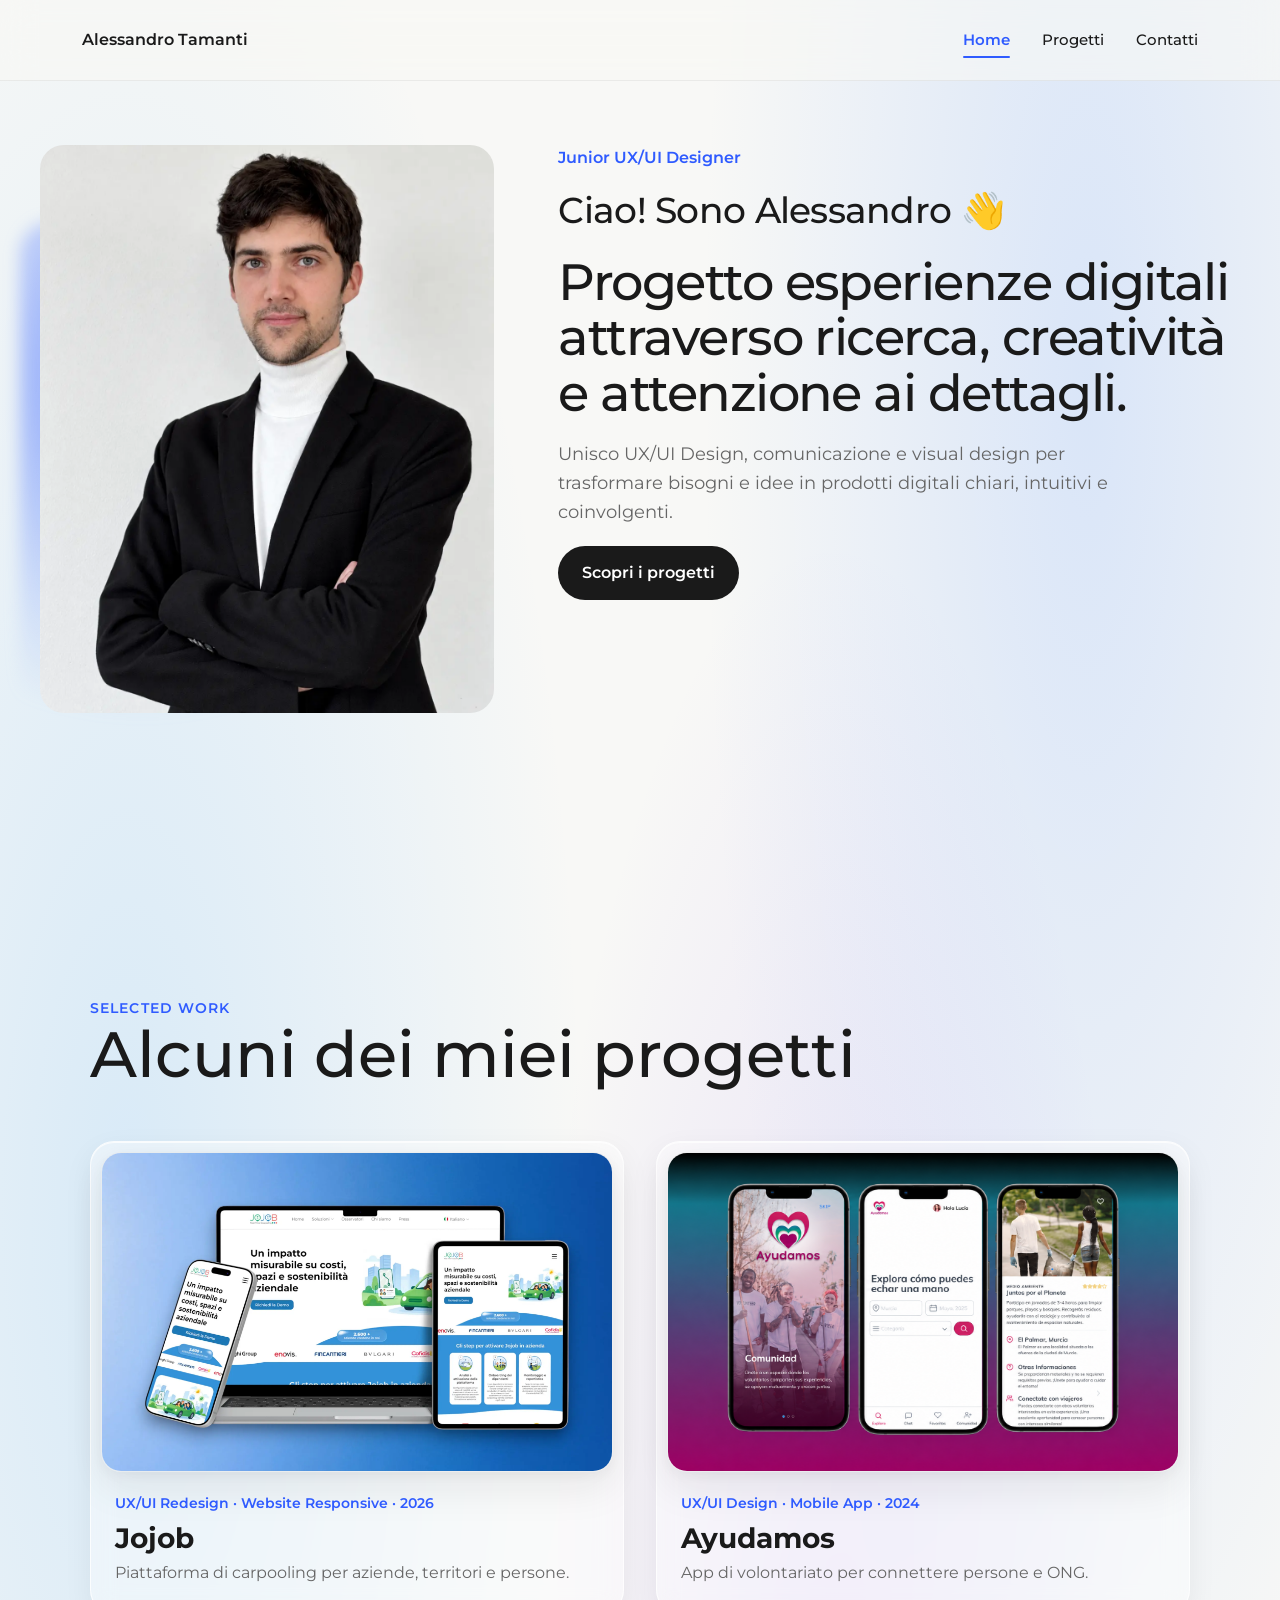
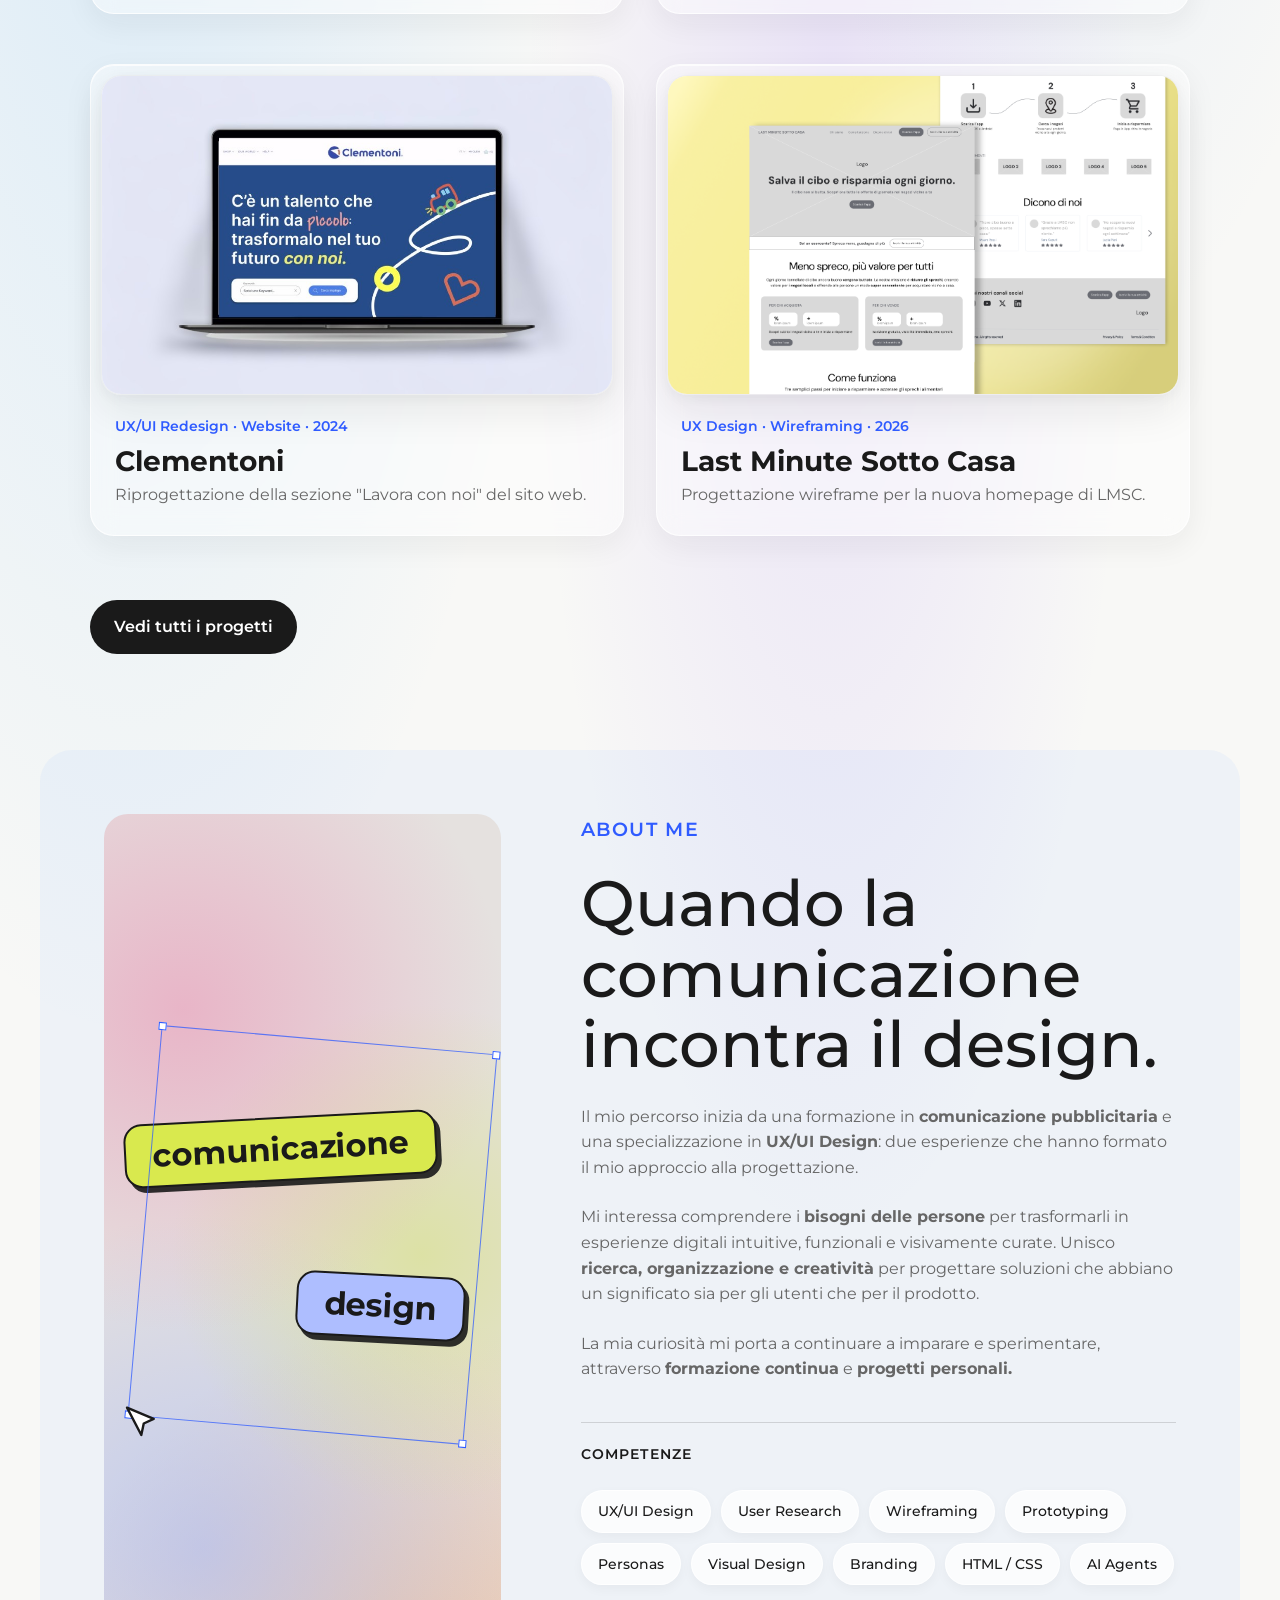
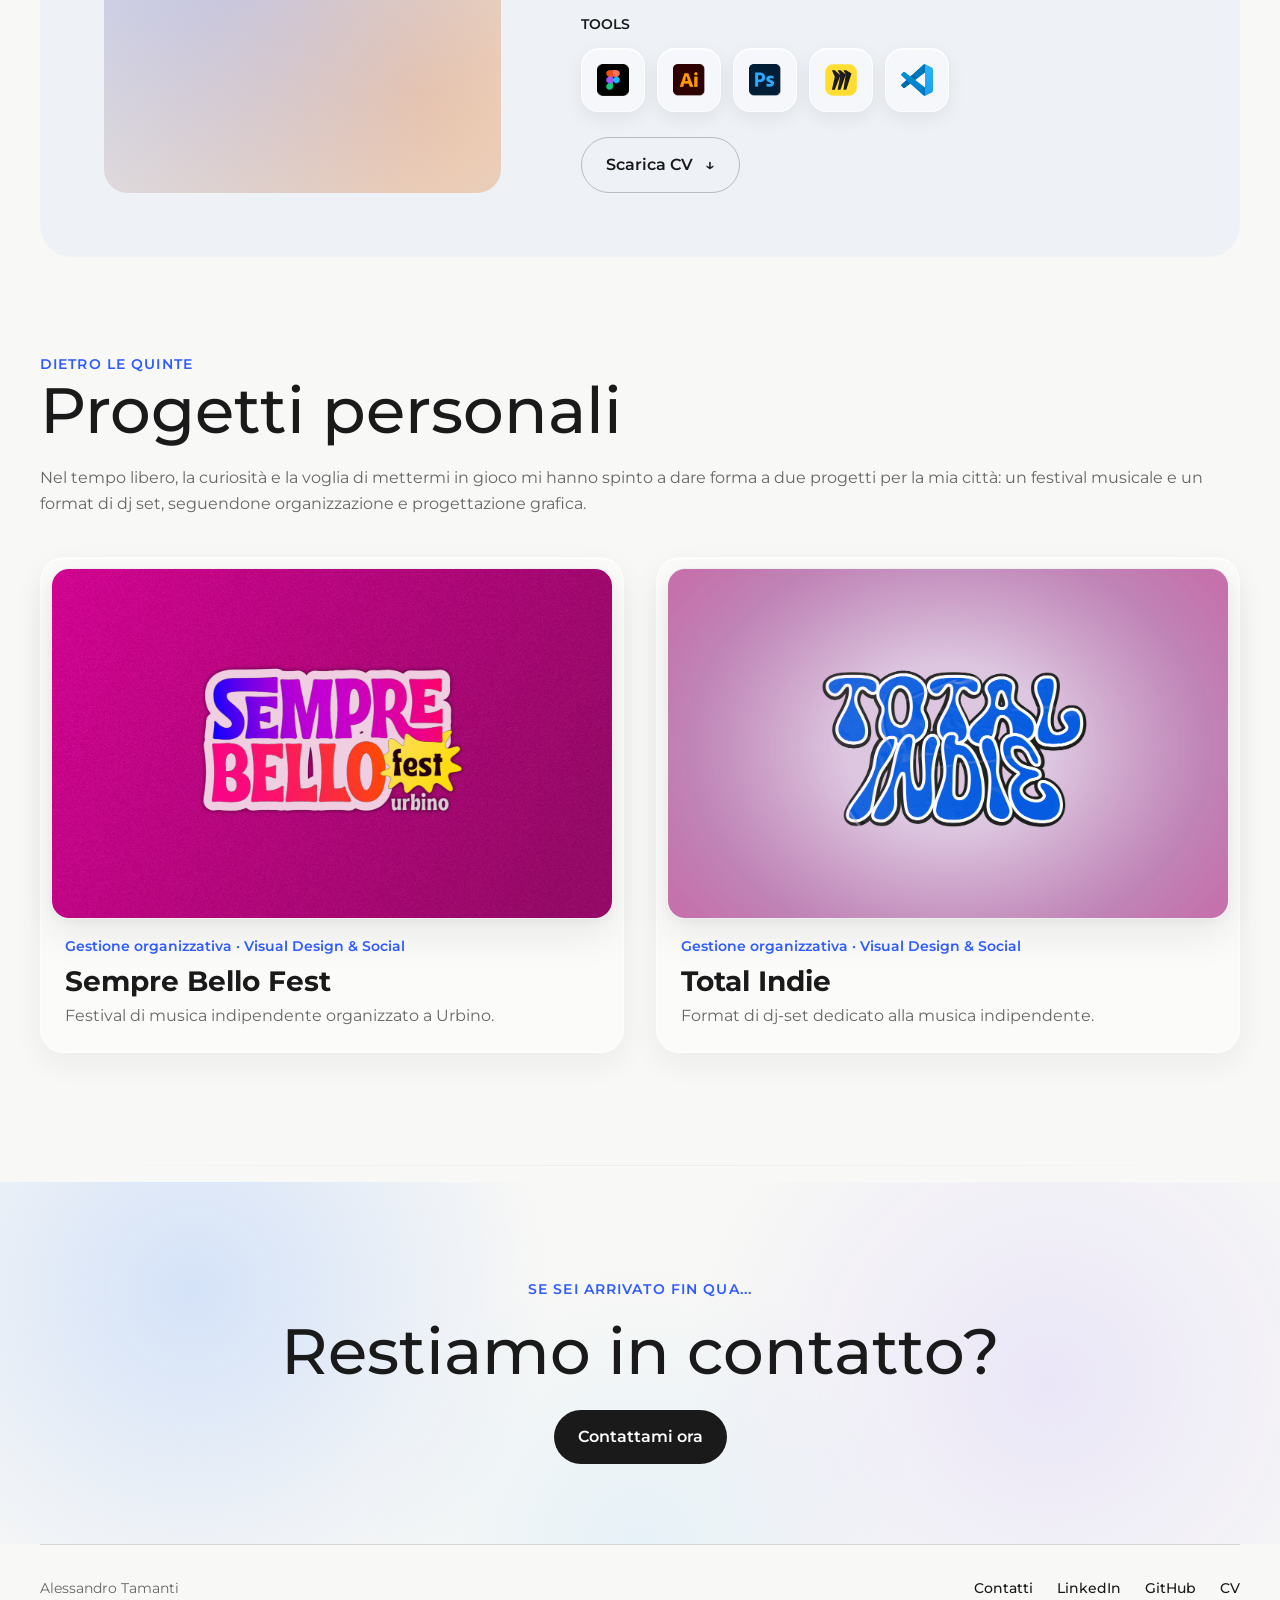
<file: index.html>
<!DOCTYPE html>
<html lang="it">

<head>
    <meta charset="UTF-8">
    <meta name="viewport" content="width=device-width, initial-scale=1.0">

    <title>Alessandro Tamanti | Product Designer</title>

    <meta name="description"
        content="Portfolio di Alessandro Tamanti, Product Designer con background in comunicazione, UX/UI Design e visual communication.">

    <!-- Favicon -->
    <link rel="icon" type="image/png" href="favicon/favicon.png">

    <!-- Bootstrap -->
    <link href="https://cdn.jsdelivr.net/npm/bootstrap@5.3.8/dist/css/bootstrap.min.css" rel="stylesheet">

    <!-- Il nostro CSS -->
    <link rel="stylesheet" href="css/style.css">

    <!-- Open Graph -->
    <meta property="og:title" content="Alessandro Tamanti | Product Designer">
    <meta property="og:description"
        content="Portfolio di Alessandro Tamanti, Product Designer con background in comunicazione e UX/UI Design.">
    <meta property="og:type" content="website">
    <meta property="og:image" content="images/og-image.jpg">
</head>

<body>

    <!-- HEADER -->
    <header>

       <nav>

    <div class="container">

        <a href="index.html" class="logo">
            Alessandro Tamanti
        </a>

        <input type="checkbox" id="menu-toggle" class="menu-checkbox">

         <label for="menu-toggle" class="menu-toggle" aria-label="Apri menu">
    <span class="menu-open">☰</span>
    <span class="menu-close">×</span>
</label>

        <div class="nav-links">
            <a href="index.html" class="active">Home</a>
            <a href="progetti.html">Progetti</a>
            <a href="contatti.html">Contatti</a>
        </div>

    </div>

</nav>

    </header>

    <!-- MAIN -->
    <main>

        <!-- HERO -->
<section class="hero">
           
    <div class="hero-image">
                <img src="immagini/foto-portfolio.webp"; alt="Alessandro Tamanti">
            </div>

           
     <div class="hero-content">

    <p class="eyebrow">Junior UX/UI Designer</p>

    <p class="hero-intro">
        Ciao! Sono Alessandro <span class="wave">👋</span>
    </p>

    <h1>
        Progetto esperienze digitali attraverso ricerca,
        creatività e attenzione ai dettagli.
    </h1>

    <p class="hero-description">
        Unisco UX/UI Design, comunicazione e visual design per trasformare
        bisogni e idee in prodotti digitali chiari, intuitivi e coinvolgenti.
    </p>

    <a href="progetti.html" class="button">
        Scopri i progetti
    </a>

</div>
        </section>

    </div>



        <!-- SELECTED PROJECTS -->
        <section class="selected-projects">

            <div class="section-heading">
                <p class="eyebrow">Selected work</p>

                <h2>
                    Alcuni dei miei progetti
                </h2>
            <br>
            <br>
            </div>


            <div class="projects-grid">

                <!-- JOJOB -->
                <article class="project-card">

                    <a href="progetti/jojob.html">

                        <div class="project-image">
                            <img src="immagini/mockup-jojob.webp"
                                alt="Interfaccia del progetto Jojob">
                        </div>

                        <div class="project-info">

                            <p class="project-category">
                                UX/UI Redesign · Website Responsive · 2026
                            </p>

                            <h3>
                               <strong>Jojob</strong> 
                            </h3>

                            <p>
                                Piattaforma di carpooling per aziende, territori e persone.
                            </p>

                        </div>

                    </a>

                </article>


                <!-- AYUDAMOS -->
                <article class="project-card">

                    <a href="progetti/ayudamos.html">

                        <div class="project-image">
                            <img src="immagini/ayudamos-mockup.png"
                                alt="Interfaccia del progetto Ayudamos">
                        </div>

                        <div class="project-info">

                            <p class="project-category">
                                UX/UI Design · Mobile App · 2024
                            </p>

                            <h3>
                                <strong>Ayudamos</strong>
                            </h3>

                            <p>
                                App di volontariato per connettere persone e ONG.
                            </p>

                        </div>

                    </a>

                </article>


                <!-- CLEMENTONI -->
                <article class="project-card">

                    <a href="progetti/clementoni.html">

                        <div class="project-image">
                            <img src="immagini/clementoni-mockup1.png"
                                alt="Interfaccia del progetto Clementoni">
                        </div>

                        <div class="project-info">

                            <p class="project-category">
                                UX/UI Redesign · Website · 2024
                            </p>

                            <h3>
                                <strong>Clementoni</strong>
                            </h3>

                            <p>
                                Riprogettazione della sezione "Lavora con noi" del sito web.
                            </p>

                        </div>

                    </a>

                </article>


                <!-- LMSC -->
                <article class="project-card">

                    <a href="progetti/lmsc.html">

                        <div class="project-image">
                            <img src="immagini/LMSC-mockup.png"
                                alt="Interfaccia del progetto LMSC">
                        </div>

                        <div class="project-info">

                            <p class="project-category">
                                UX Design · Wireframing · 2026
                            </p>

                            <h3>
                                <strong>Last Minute Sotto Casa</strong> 
                            </h3>

                            <p>
                                Progettazione wireframe per la nuova homepage di LMSC.
                            </p>

                        </div>

                    </a>

                </article>

            </div>

            <div class="section-button">
                <a href="progetti.html" class="button">
                    Vedi tutti i progetti
                </a>
            </div>

        </section>


        <!-- ABOUT -->
        <section class="about">

            <div class="about-visual">

    <div class="about-tag about-tag-communication">
        comunicazione
    </div>

    <div class="about-tag about-tag-design">
        design
    </div>

    <div class="about-cursor" aria-hidden="true">
        <svg viewBox="0 0 32 32">
            <path
                d="M5 3L25 17L16 19L12 28L5 3Z"
                fill="white"
                stroke="#1A1A1A"
                stroke-width="2"
                stroke-linejoin="round"
            />
        </svg>
    </div>

    <div class="figma-selection" aria-hidden="true">
        <span></span>
        <span></span>
        <span></span>
        <span></span>
    </div>

</div>

            <div class="about-content">

                <p class="eyebrow">About me</p>

                <h2>
                Quando la comunicazione incontra il design.
                </h2>

                <p>
                    Il mio percorso inizia da una formazione in <strong>comunicazione pubblicitaria</strong> e una specializzazione in <strong>UX/UI Design</strong>: due esperienze che hanno formato il mio approccio alla progettazione.
                </p>

                <p>
                    Mi interessa comprendere i <strong>bisogni delle persone</strong> per trasformarli
                    in esperienze digitali intuitive, funzionali e visivamente curate.
                    Unisco <strong>ricerca, organizzazione e creatività</strong> per progettare soluzioni
                    che abbiano un significato sia per gli utenti che per il prodotto.
                </p>

                <p>
                    La mia curiosità mi porta a continuare a imparare e sperimentare,
                    attraverso <strong>formazione continua</strong> e <strong>progetti personali.</strong>
                </p>


                <!-- SKILLS INSERITE NELL'ABOUT -->

                <div class="skills">

    <h3>Competenze</h3>

    <div class="about-skills">
        <span class="skill-chip">UX/UI Design</span>
        <span class="skill-chip">User Research</span>
        <span class="skill-chip">Wireframing</span>
        <span class="skill-chip">Prototyping</span>
        <span class="skill-chip">Personas</span>
        <span class="skill-chip">Visual Design</span>
        <span class="skill-chip">Branding</span>
        <span class="skill-chip">HTML / CSS</span>
        <span class="skill-chip">AI Agents</span>
    </div>

    <div class="about-tools">

    <p class="tools-title">TOOLS</p>

    <div class="tools-list">

        <div class="tool-icon">
            <img src="immagini/figma-icon.png" alt="Figma">
        </div>

        <div class="tool-icon">
            <img src="immagini/illustrator-icon.png" alt="Adobe Illustrator">
        </div>

        <div class="tool-icon">
            <img src="immagini/photoshop-icon.png" alt="Adobe Photoshop">
        </div>

        <div class="tool-icon">
            <img src="immagini/Miro-Icon.svg" alt="Miro">
        </div>

        <div class="tool-icon">
            <img src="immagini/VSC-icon.svg" alt="Visual Studio Code">
        </div>

    </div>

    <br>

</div>

                <a
    href="https://alessandrotamanti.github.io/Portfolio/documenti/alessandro-tamanti-cv.pdf"
    class="button button-secondary"
    target="_blank"
    rel="noopener noreferrer"
>
    Scarica CV
</a>

            </div>

        </section>


</div>


        <!-- PERSONAL PROJECTS -->
<section class="personal-projects">

    <div class="section-heading">

        <p class="eyebrow">Dietro le quinte</p>

        <h2>
        Progetti personali
        </h2>

        <p>
            Nel tempo libero, la curiosità e la voglia di mettermi in gioco mi hanno spinto a dare forma a due progetti per la mia città: un festival musicale e un format di dj set, seguendone organizzazione e progettazione grafica.
        </p>


    </div>


    <div class="personal-projects-grid">

        <!-- SEMPRE BELLO FEST -->
        <article class="personal-project-card">
            

            <div class="personal-project-image">
                <img
                    src="immagini/semprebello-fest-23.png"
                    alt="Sempre Bello Fest">
            </div>

            <div class="personal-project-info">

                <p class="project-category">
                    Gestione organizzativa · Visual Design & Social
                </p>

                <h3>
                    <strong>Sempre Bello Fest</strong>
                </h3>

                <p>
                    Festival di musica indipendente organizzato a Urbino.
                </p>

            </div>

        </article>


        <!-- TOTAL INDIE -->
        <article class="personal-project-card">
    

            <div class="personal-project-image">
                <img
                    src="immagini/total-indie-24.png"
                    alt="Total Indie">
            </div>

            <div class="personal-project-info">

                <p class="project-category">
                Gestione organizzativa · Visual Design & Social
                </p>

                <h3>
                   <strong>Total Indie</strong> 
                </h3>

                <p>
                    Format di dj-set dedicato alla musica indipendente.
            
                </p>

            </div>

        </article>

    </div>

</section>

 <hr class="hr-sfumata">

        <!-- CTA -->
        <section class="contact-cta">

            <p class="eyebrow">Se sei arrivato fin qua...</p>

            <h2> Restiamo in contatto? </h2>

            <a href="contatti.html" class="button">
                Contattami ora
            </a>

        </section>

    </main>


    <!-- FOOTER -->
    <footer class="footer">

    <div class="footer-content">

        <p class="footer-copyright">
        Alessandro Tamanti
        </p>

        <div class="footer-links">
            <a href="contatti.html">Contatti</a>

            <a
                href="https://www.linkedin.com/in/alessandro-tamanti-885a18277/"
                target="_blank"
                rel="noopener noreferrer">
                LinkedIn
            </a>

            <a href="https://github.com/alessandrotamanti/Portfolio" target="_blank" rel="noopener noreferrer">
                GitHub
            </a>

            <a href="https://alessandrotamanti.github.io/Portfolio/documenti/alessandro-tamanti-cv.pdf" download>
                CV
            </a>
        </div>

    </div>

</footer>
</file>
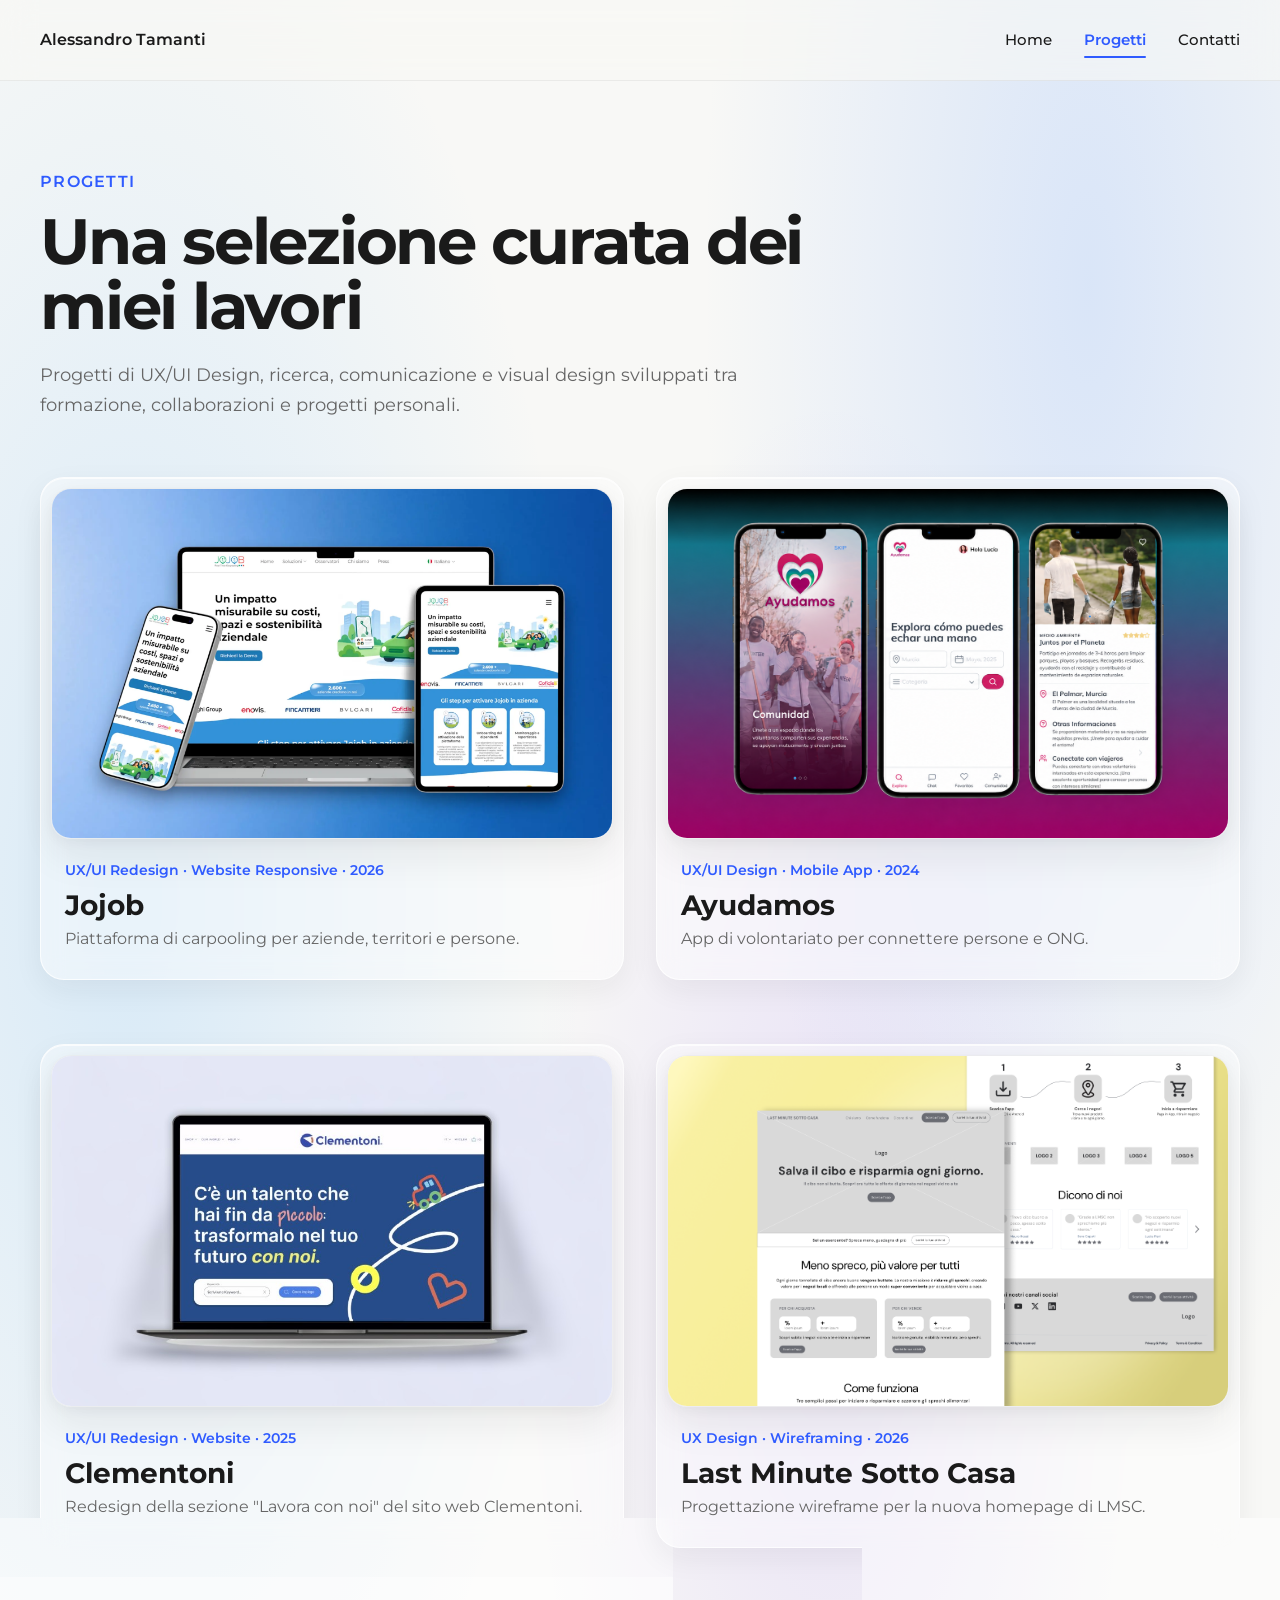
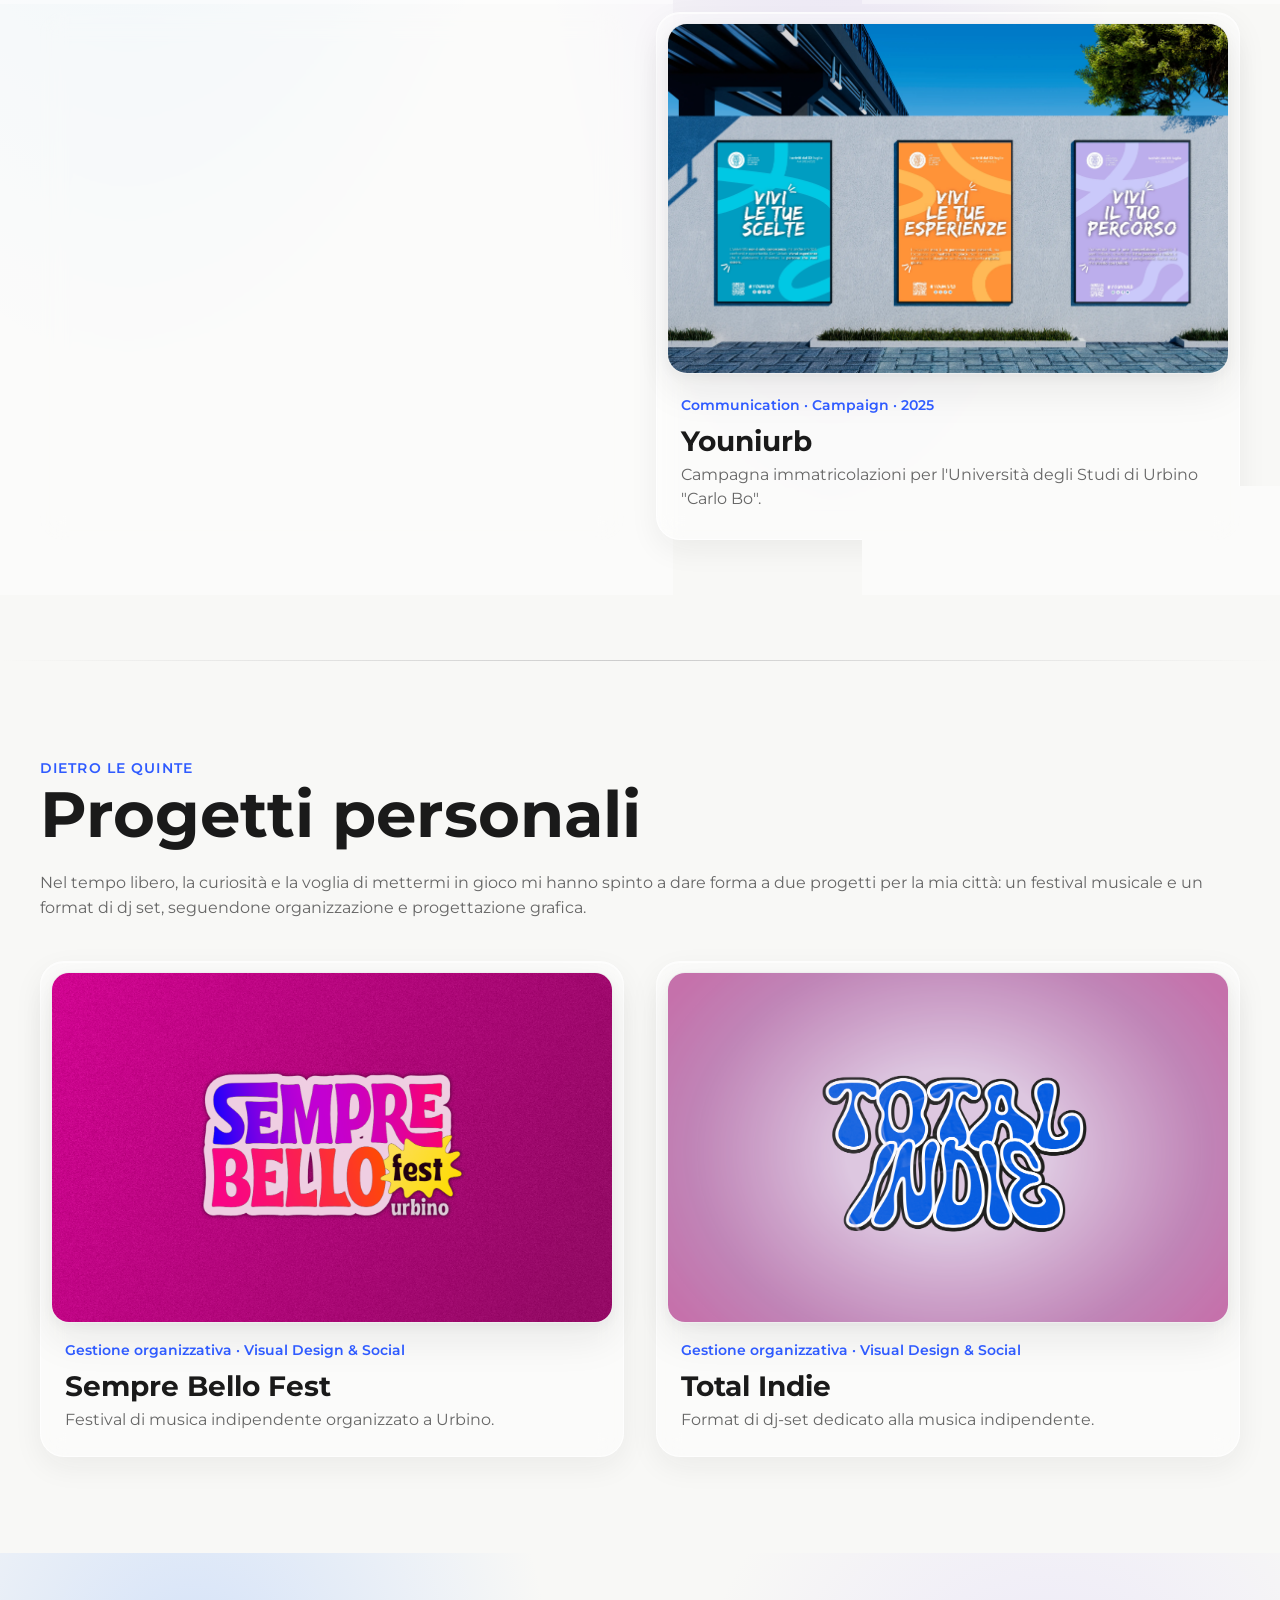
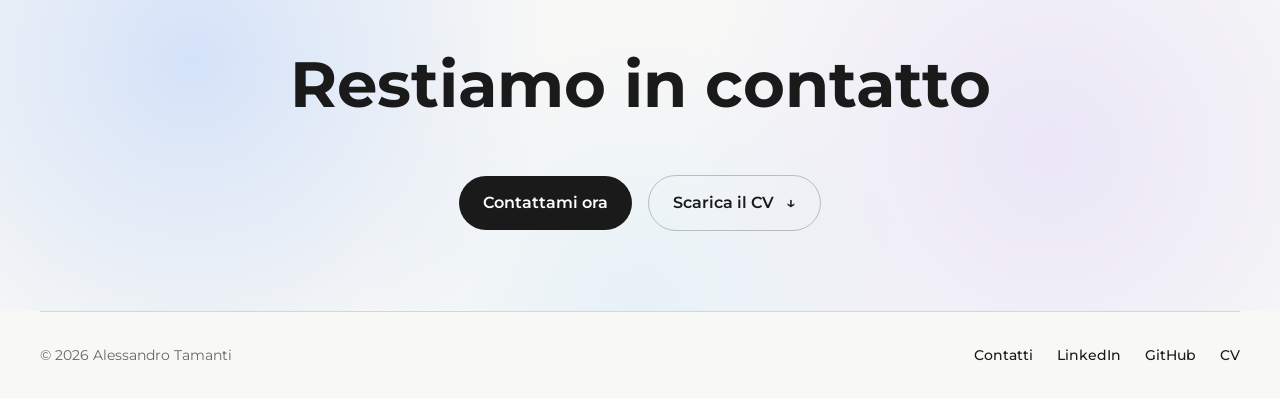
<file: progetti.html>
<!DOCTYPE html>
<html lang="it">

<head>
    <meta charset="UTF-8">
    <meta name="viewport" content="width=device-width, initial-scale=1.0">

    <title>Progetti | Alessandro Tamanti</title>

    <meta
        name="description"
        content="Una selezione di progetti di UX/UI Design, Product Design, branding e comunicazione di Alessandro Tamanti."
    >

    <link rel="stylesheet" href="css/style.css">
     <link rel="icon" type="image/png" href="favicon/favicon.png">
</head>


<body>

    <!-- =========================
         HEADER
         ========================= -->

    <header>
        <nav>
            <div class="container">

                <a href="index.html" class="logo">
                    Alessandro Tamanti
                </a>

                <input
                    type="checkbox"
                    id="menu-toggle"
                    class="menu-checkbox"
                >

                <label
                    for="menu-toggle"
                    class="menu-toggle"
                    aria-label="Apri menu"
                >
                    <span class="menu-open">☰</span>
                    <span class="menu-close">×</span>
                </label>

               <div class="nav-links">
    <a href="index.html">Home</a>
    <a href="progetti.html" class="active">Progetti</a>
    <a href="contatti.html">Contatti</a>
</div>

            </div>
        </nav>
    </header>


    <!-- =========================
         MAIN
         ========================= -->

    <main>


        <!-- =========================
             PROJECTS
             ========================= -->

        <section class="projects-page">

            <div class="projects-page-header">

                <p class="eyebrow">Progetti</p>

                <h1>Una selezione curata dei miei lavori</h1>

                <p class="projects-page-description">
                    Progetti di UX/UI Design, ricerca, comunicazione e
                    visual design sviluppati tra formazione, collaborazioni
                    e progetti personali.
                </p>

            </div>


            <div class="projects-page-grid">


                <!-- JOJOB -->

                <article class="project-card">

                    <a href="progetti/jojob.html">

                        <div class="project-image">
                            <img
                                src="immagini/mockup-jojob.webp"
                                alt="Redesign del sito Jojob"
                            >
                        </div>

                        <div class="project-info">

                            <p class="project-category">
                                UX/UI Redesign · Website Responsive · 2026
                            </p>

                            <h3>Jojob</h3>

                            <p>
                                Piattaforma di carpooling per aziende, territori e persone.
                            </p>

                        </div>

                    </a>

                </article>


                <!-- AYUDAMOS -->

                <article class="project-card">

                    <a href="progetti/ayudamos.html">

                        <div class="project-image">
                            <img
                                src="immagini/ayudamos-mockup.png"
                                alt="Progetto Ayudamos"
                            >
                        </div>

                        <div class="project-info">

                            <p class="project-category">
                                UX/UI Design · Mobile App · 2024
                            </p>

                            <h3>Ayudamos</h3>

                            <p>
                                App di volontariato per connettere persone e ONG.
                            </p>

                        </div>

                    </a>

                </article>


                <!-- CLEMENTONI -->

                <article class="project-card">

                    <a href="progetti/clementoni.html">

                        <div class="project-image">
                            <img
                                src="immagini/clementoni-mockup1.png"
                                alt="Redesign della sezione Lavora con noi di Clementoni"
                            >
                        </div>

                        <div class="project-info">

                            <p class="project-category">
                                UX/UI Redesign · Website · 2025
                            </p>

                            <h3>Clementoni</h3>

                            <p>
                                Redesign della sezione "Lavora con noi"
                                del sito web Clementoni.
                            </p>

                        </div>

                    </a>

                </article>


                <!-- LMSC -->

                <article class="project-card">

                    <a href="progetti/lmsc.html">

                        <div class="project-image">
                            <img
                                src="immagini/LMSC-mockup.png"
                                alt="Progetto UX LMSC"
                            >
                        </div>

                        <div class="project-info">

                            <p class="project-category">
                                UX Design · Wireframing · 2026
                            </p>

                            <h3>Last Minute Sotto Casa</h3>

                            <p>
                                Progettazione wireframe per la nuova homepage di LMSC.
                            </p>

                        </div>

                    </a>

                </article>


                <!-- ORIZON -->

                <article class="project-card">

                    <a href="progetti/orizon.html">

                        <div class="project-image">
                            <img
                                src="immagini/orizon-mockup-1.png"
                                alt="Brand identity del progetto Orizon"
                            >
                        </div>

                        <div class="project-info">

                            <p class="project-category">
                                Branding · Visual Design · 2026
                            </p>

                            <h3>Orizon</h3>

                            <p>
                                Branding per un progetto dedicato
                                al turismo rigenerativo e consapevole.
                            </p>

                        </div>

                    </a>

                </article>


                <!-- YOUNIURB -->

                <article class="project-card">

                    <a href="progetti/youniurb.html">

                        <div class="project-image">
                            <img
                                src="immagini/youniurb-mockup.webp"
                                alt="Campagna di comunicazione Youniurb"
                            >
                        </div>

                        <div class="project-info">

                            <p class="project-category">
                                Communication · Campaign · 2025
                            </p>

                            <h3>Youniurb</h3>

                            <p>
                                Campagna immatricolazioni per l'Università degli Studi di Urbino "Carlo Bo".
                            </p>

                        </div>

                    </a>

                </article>

            </div>

        </section>

        <hr class="hr-sfumata">


        <!-- =========================
             PERSONAL PROJECTS
             ========================= -->

        <section class="personal-projects">

            <div class="section-heading">

                <p class="eyebrow">Dietro le quinte</p>

                <h2>Progetti personali</h2>

                <p>
                   Nel tempo libero, la curiosità e la voglia di mettermi in gioco mi hanno spinto a dare forma a due progetti per la mia città: un festival musicale e un format di dj set, seguendone organizzazione e progettazione grafica.
                </p>

            </div>


            <div class="personal-projects-grid">


                <!-- SEMPRE BELLO FEST -->

                <article class="personal-project-card">

                    <a href="immagini/semprebello-fest-23.png">

                        <div class="personal-project-image">
                            <img
                                src="immagini/semprebello-fest-23.png"
                                alt="Sempre Bello Fest"
                            >
                        </div>

                        <div class="personal-project-info">

                            <p class="project-category">
                                Gestione organizzativa · Visual Design & Social
                            </p>

                            <h3>Sempre Bello Fest</h3>

                            <p>
                               Festival di musica indipendente organizzato a Urbino.
                            </p>

                        </div>

                    </a>

                </article>


                <!-- TOTAL INDIE -->

                <article class="personal-project-card">

                    <a href="immagini/total-indie-24.png">

                        <div class="personal-project-image">
                            <img
                                src="immagini/total-indie-24.png"
                                alt="Total Indie"
                            >
                        </div>

                        <div class="personal-project-info">

                            <p class="project-category">
                                Gestione organizzativa · Visual Design & Social
                            </p>

                            <h3>Total Indie</h3>

                            <p>
                                Format di dj-set dedicato alla musica indipendente.
                            </p>

                        </div>

                    </a>

                </article>

            </div>

        </section>


        <!-- =========================
             CONTACT CTA
             ========================= -->

       <section class="contact-cta">

    <h2>Restiamo in contatto</h2>

    <div class="contact-cta-actions">

        <a href="contatti.html" class="button">
            Contattami ora
        </a>

        <a
            href="https://alessandrotamanti.github.io/Portfolio/documenti/alessandro-tamanti-cv.pdf"
            class="button button-secondary"
            target="_blank"
            rel="noopener noreferrer"
        >
            Scarica il CV
        </a>

    </div>

</section>


    </main>


    <!-- =========================
         FOOTER
         ========================= -->

    <footer class="footer">

        <div class="footer-content">

            <p class="footer-copyright">
                © 2026 Alessandro Tamanti
            </p>

            <div class="footer-links">

                <a href="contatti.html">
                    Contatti
                </a>

                <a
                    href="https://www.linkedin.com/in/alessandro-tamanti-885a18277/"
                    target="_blank"
                    rel="noopener noreferrer"
                >
                    LinkedIn
                </a>

                <a href="https://github.com/alessandrotamanti/Portfolio" target="_blank" rel="noopener noreferrer">
                    GitHub
                </a>

                <a
                    href="https://alessandrotamanti.github.io/Portfolio/documenti/alessandro-tamanti-cv.pdf"
                    target="_blank"
                    rel="noopener noreferrer"
                >
                    CV
                </a>

            </div>

        </div>

    </footer>


</body>

</html>
</file>
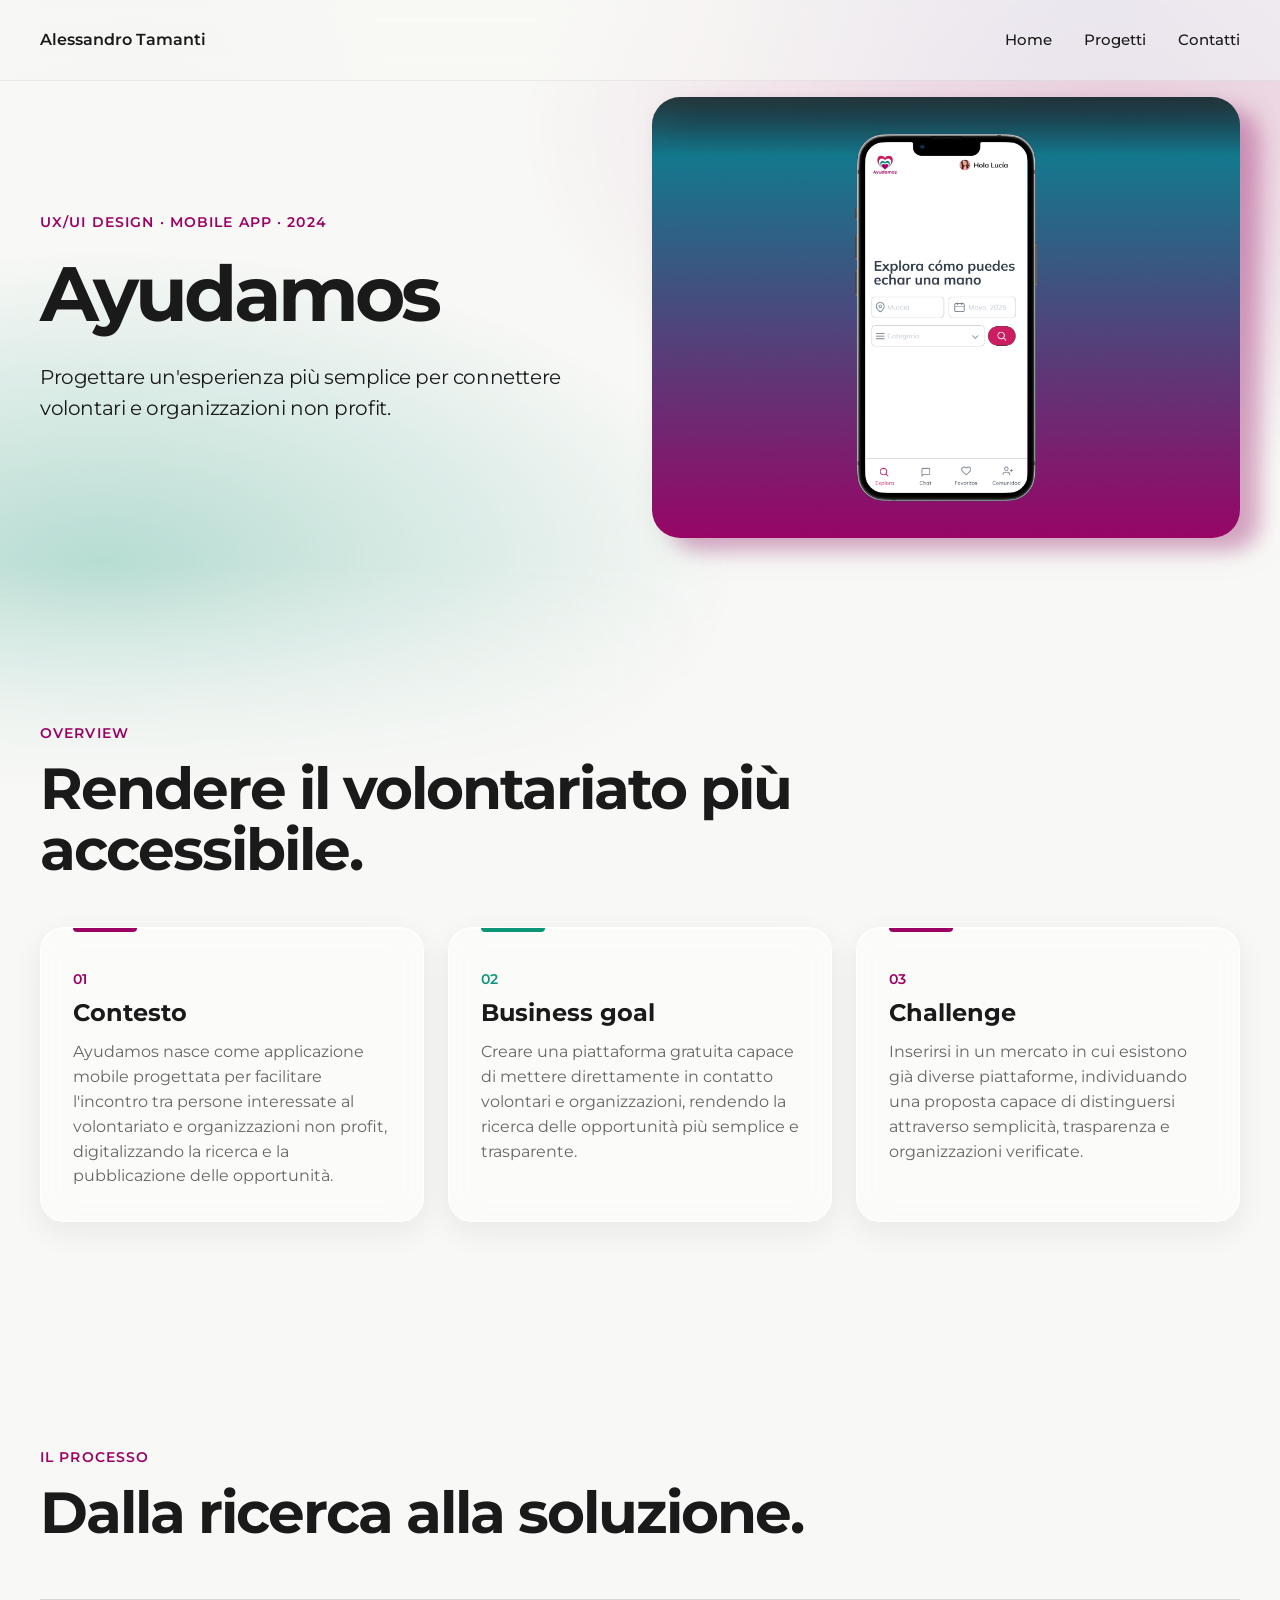
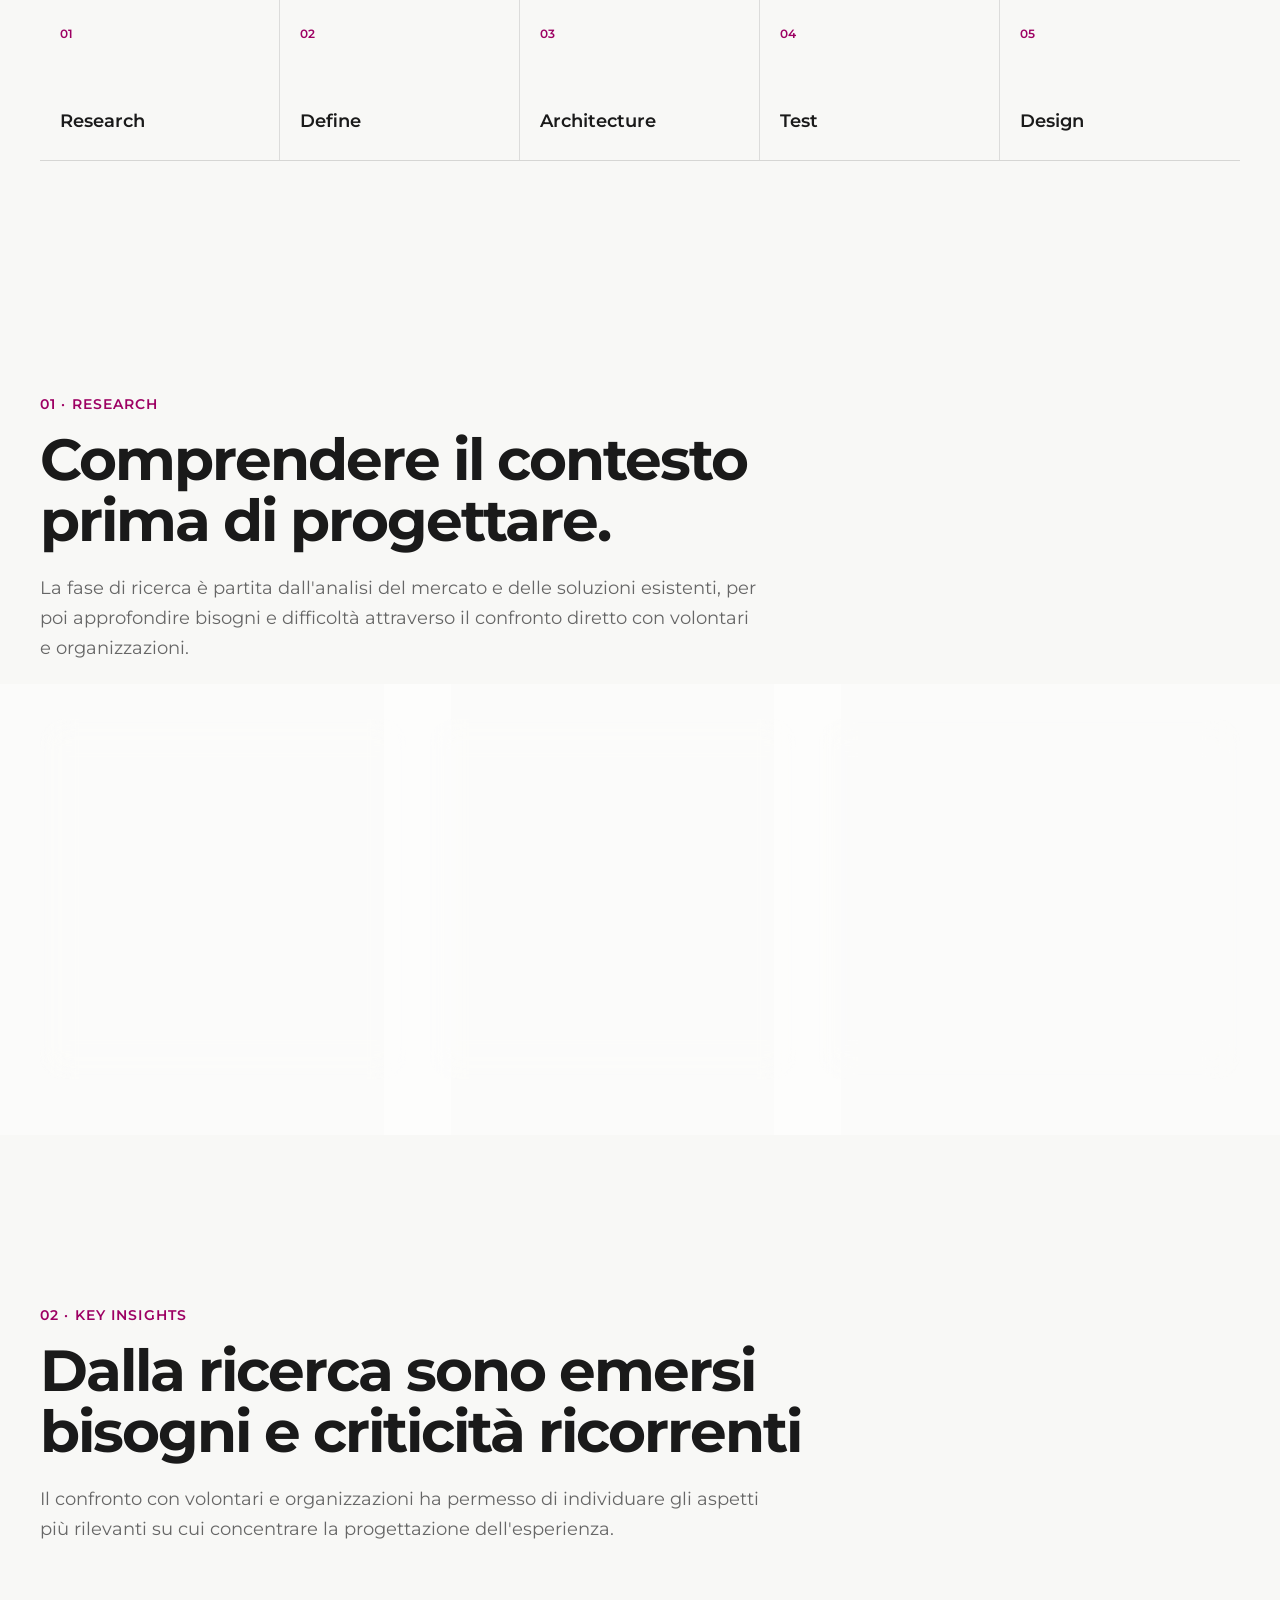
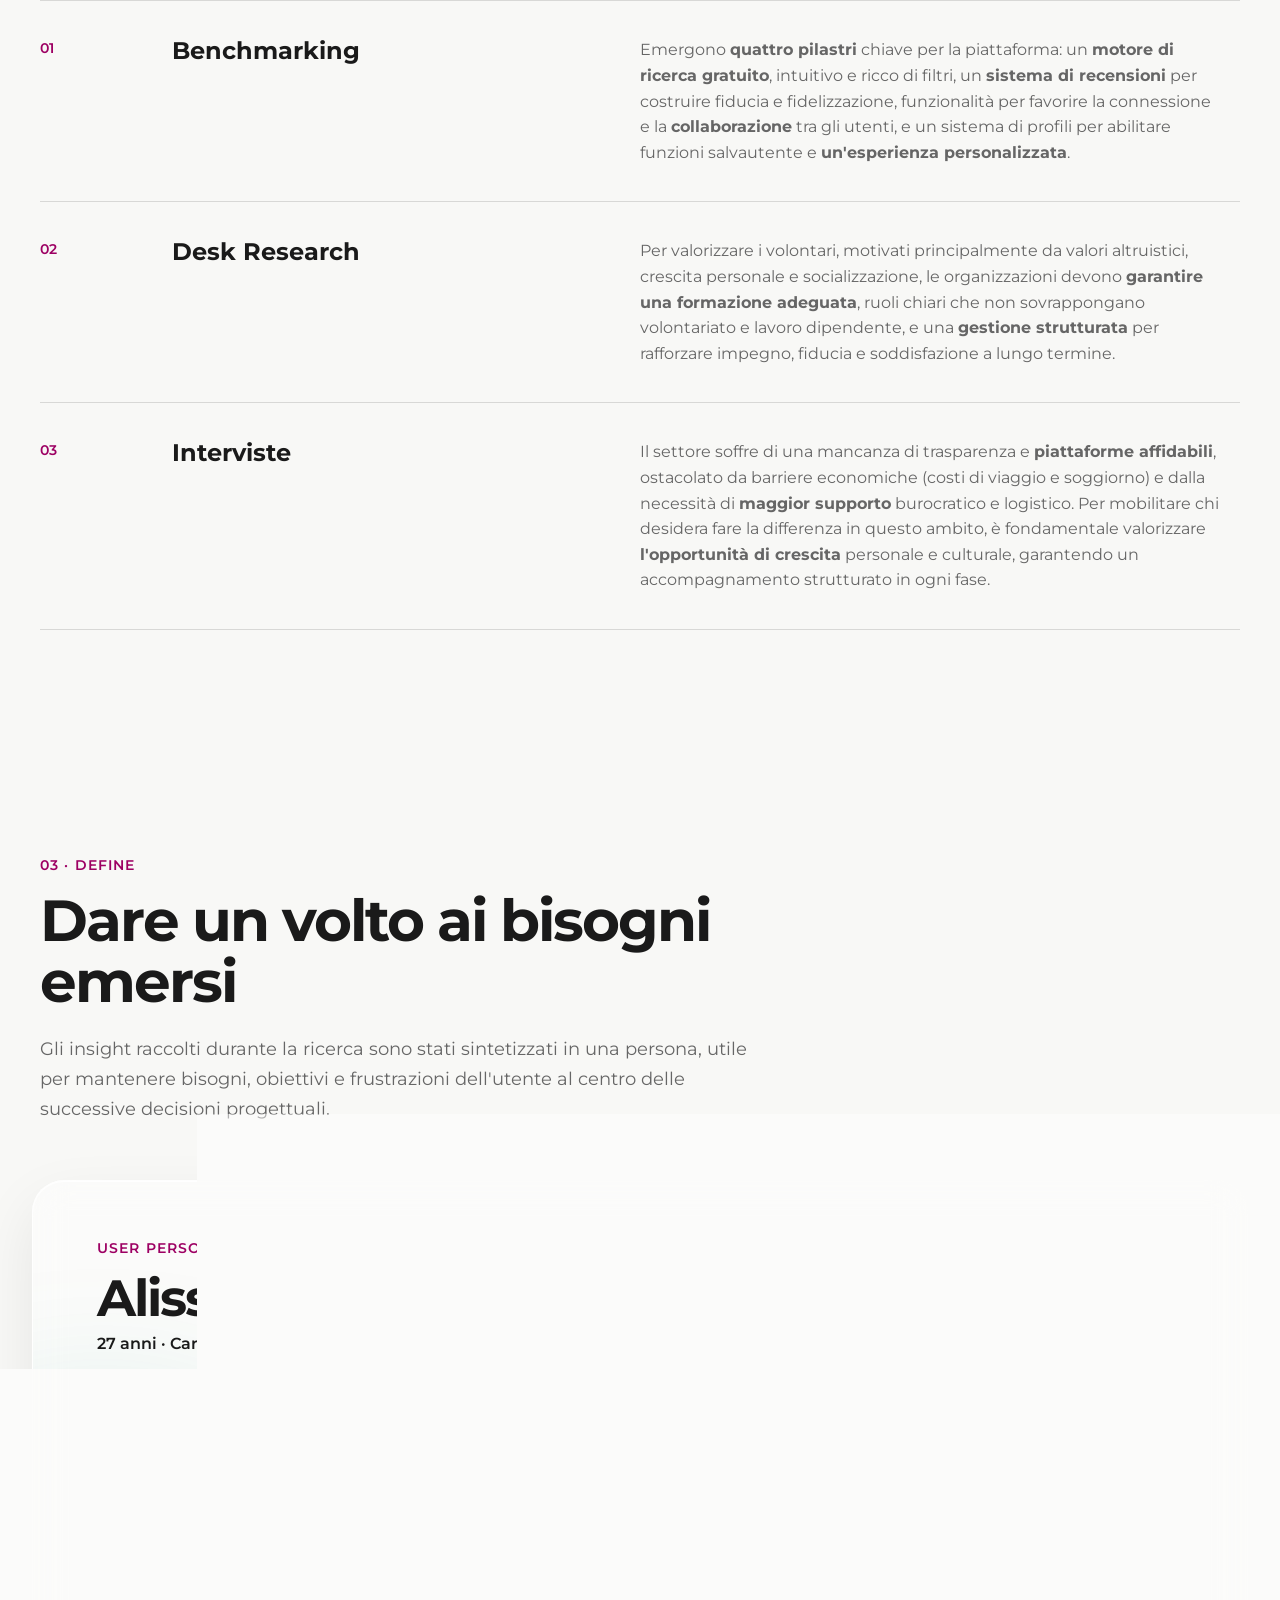
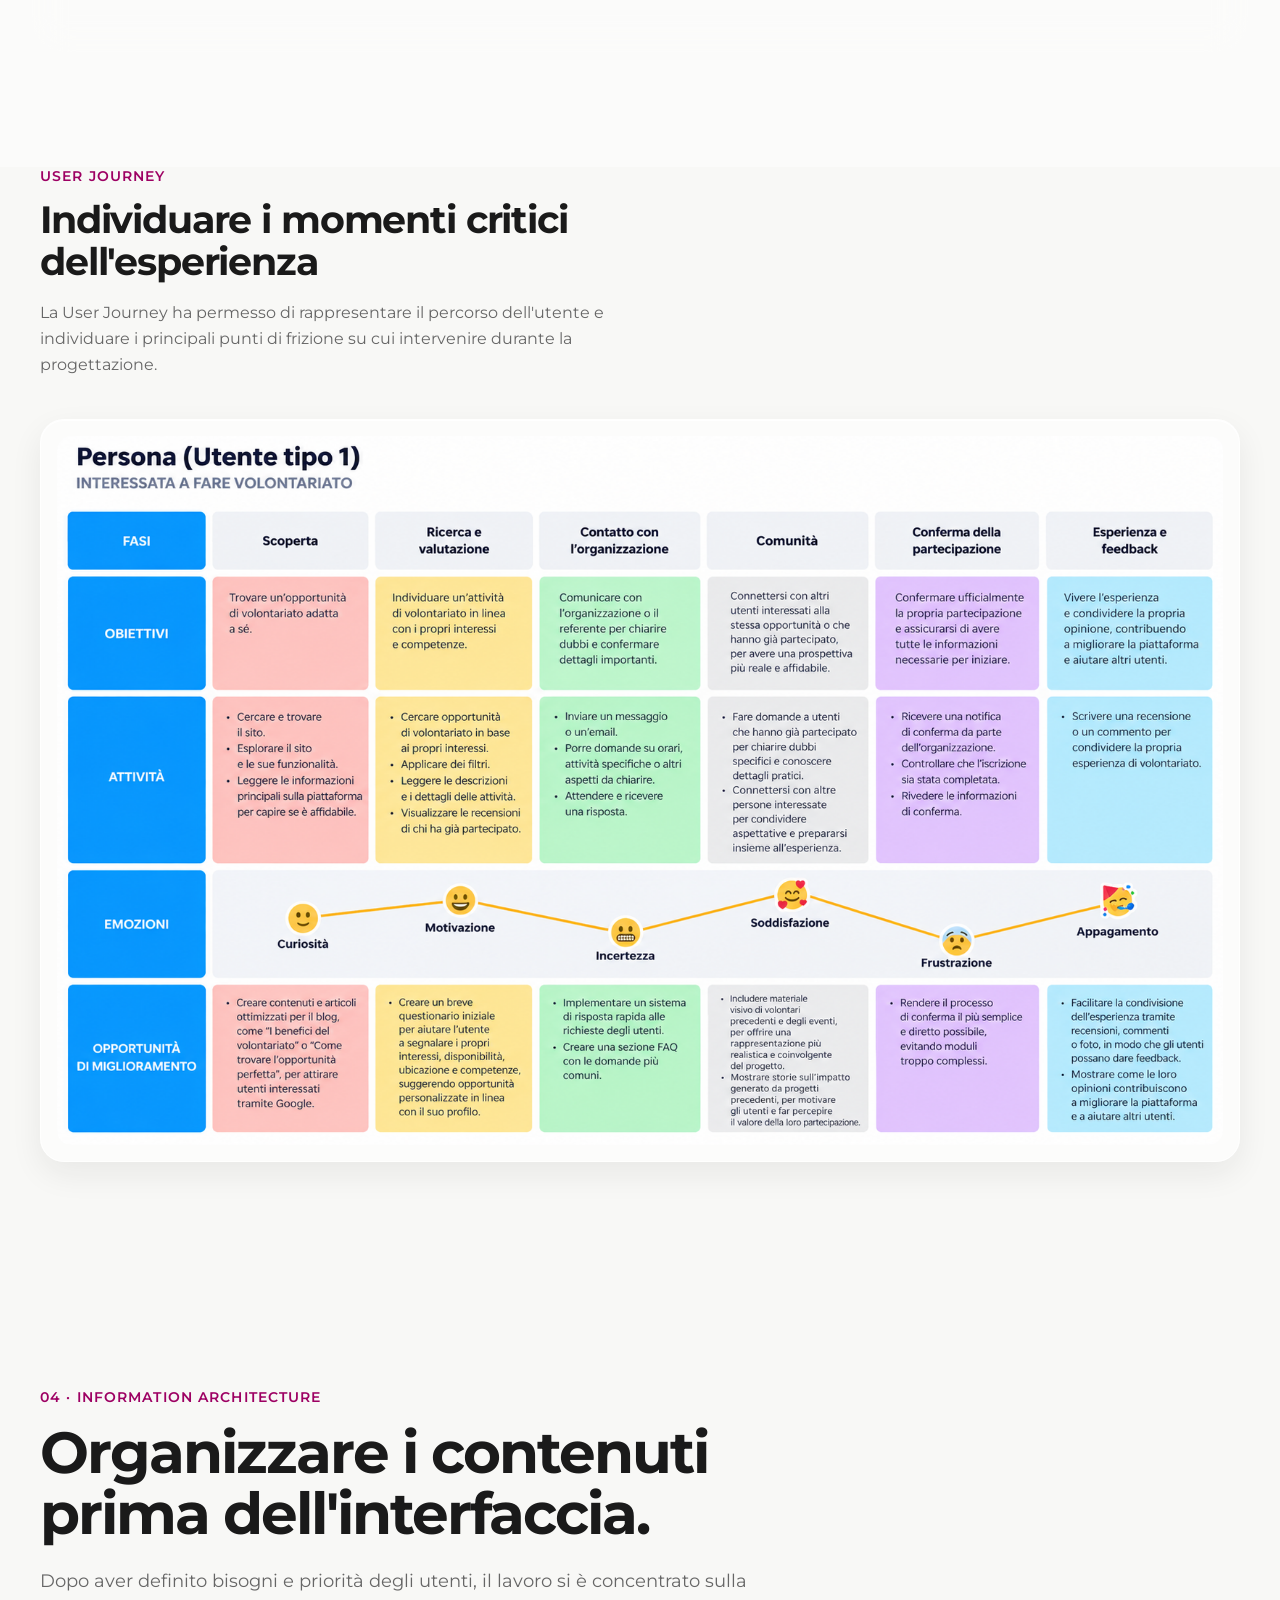
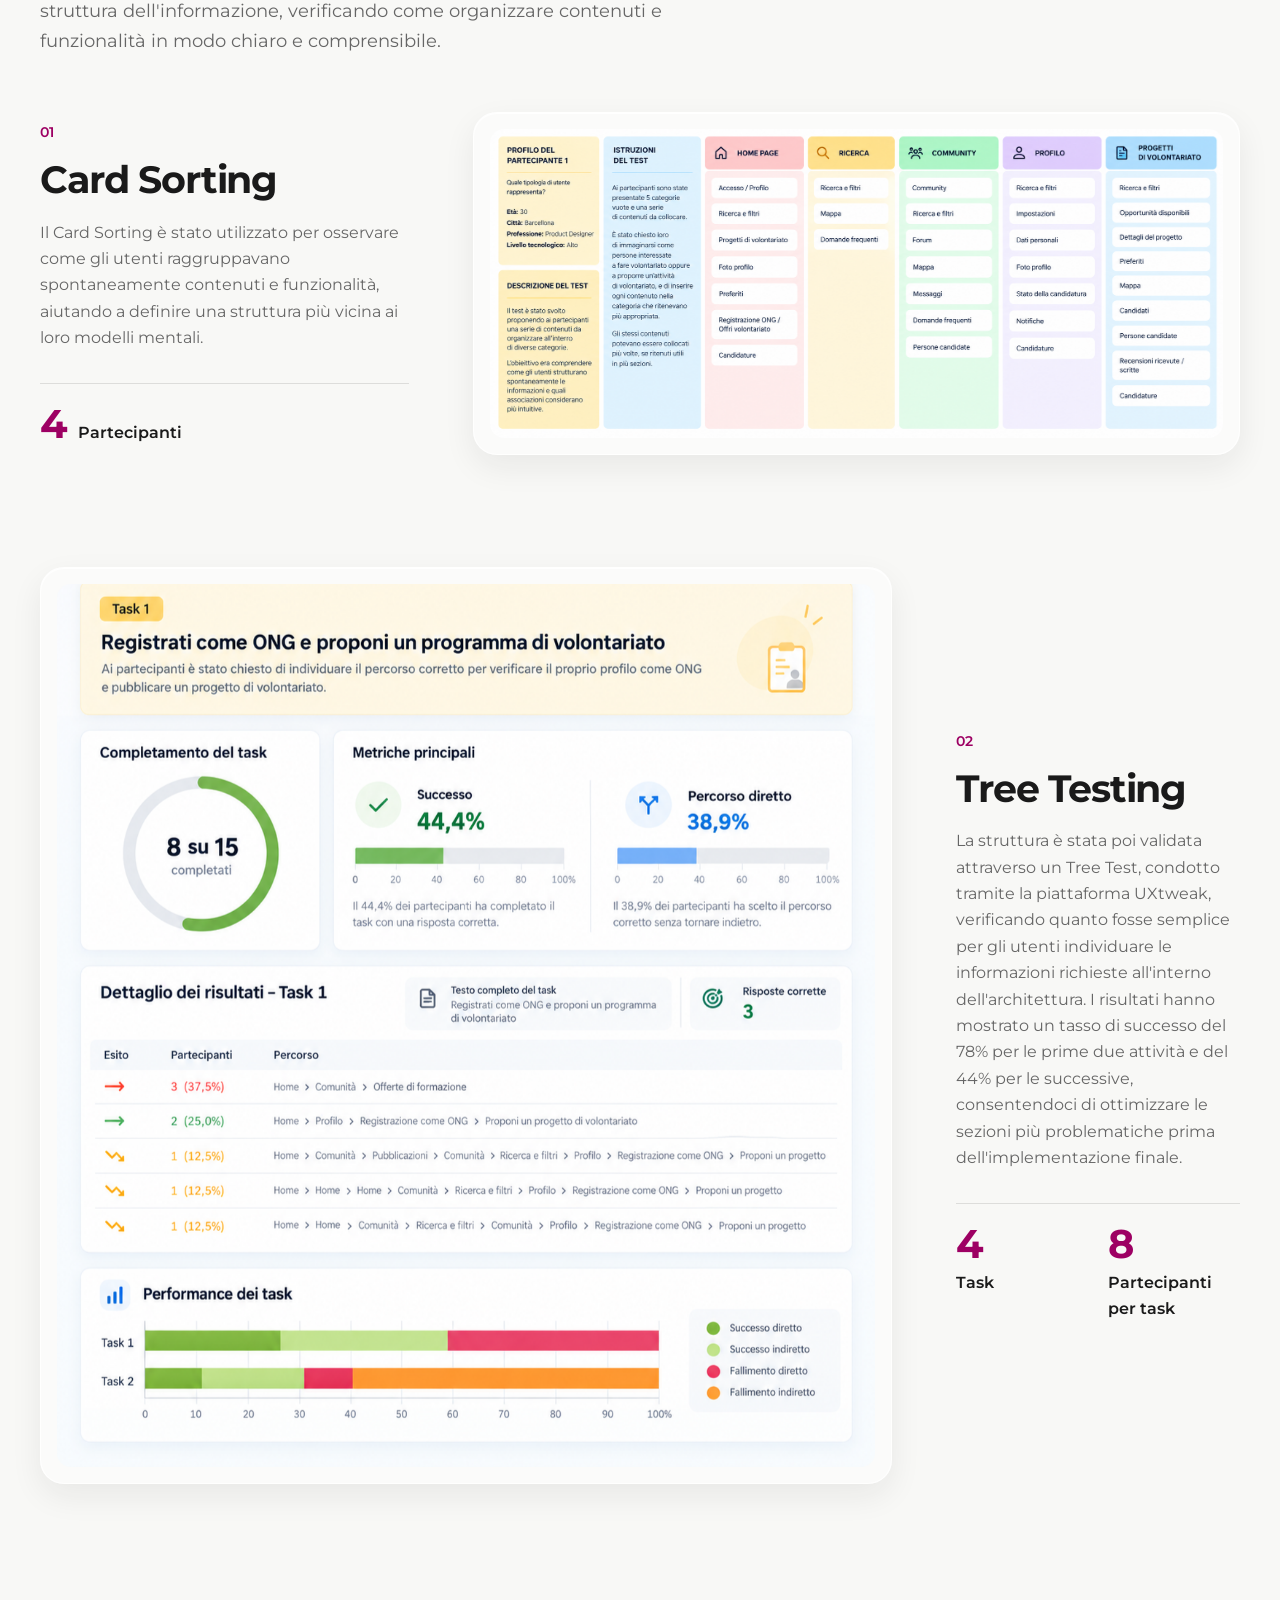
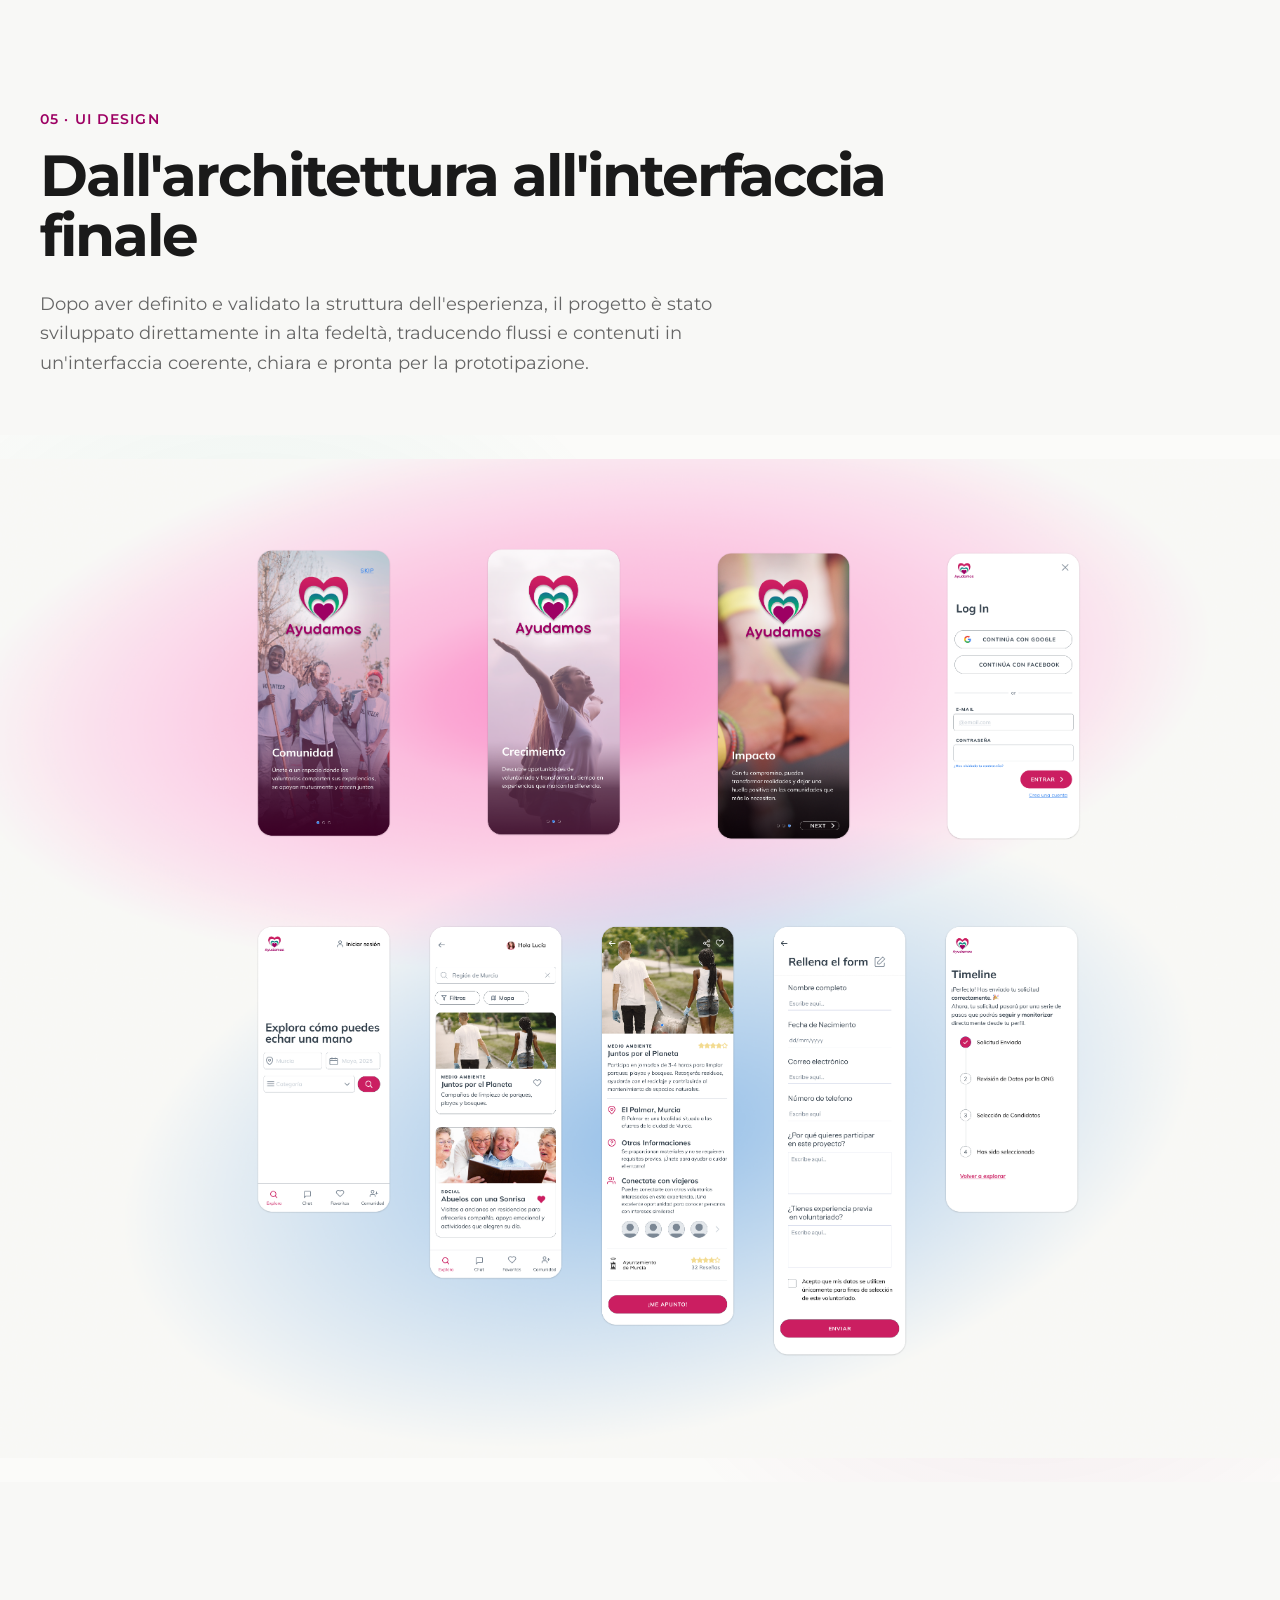
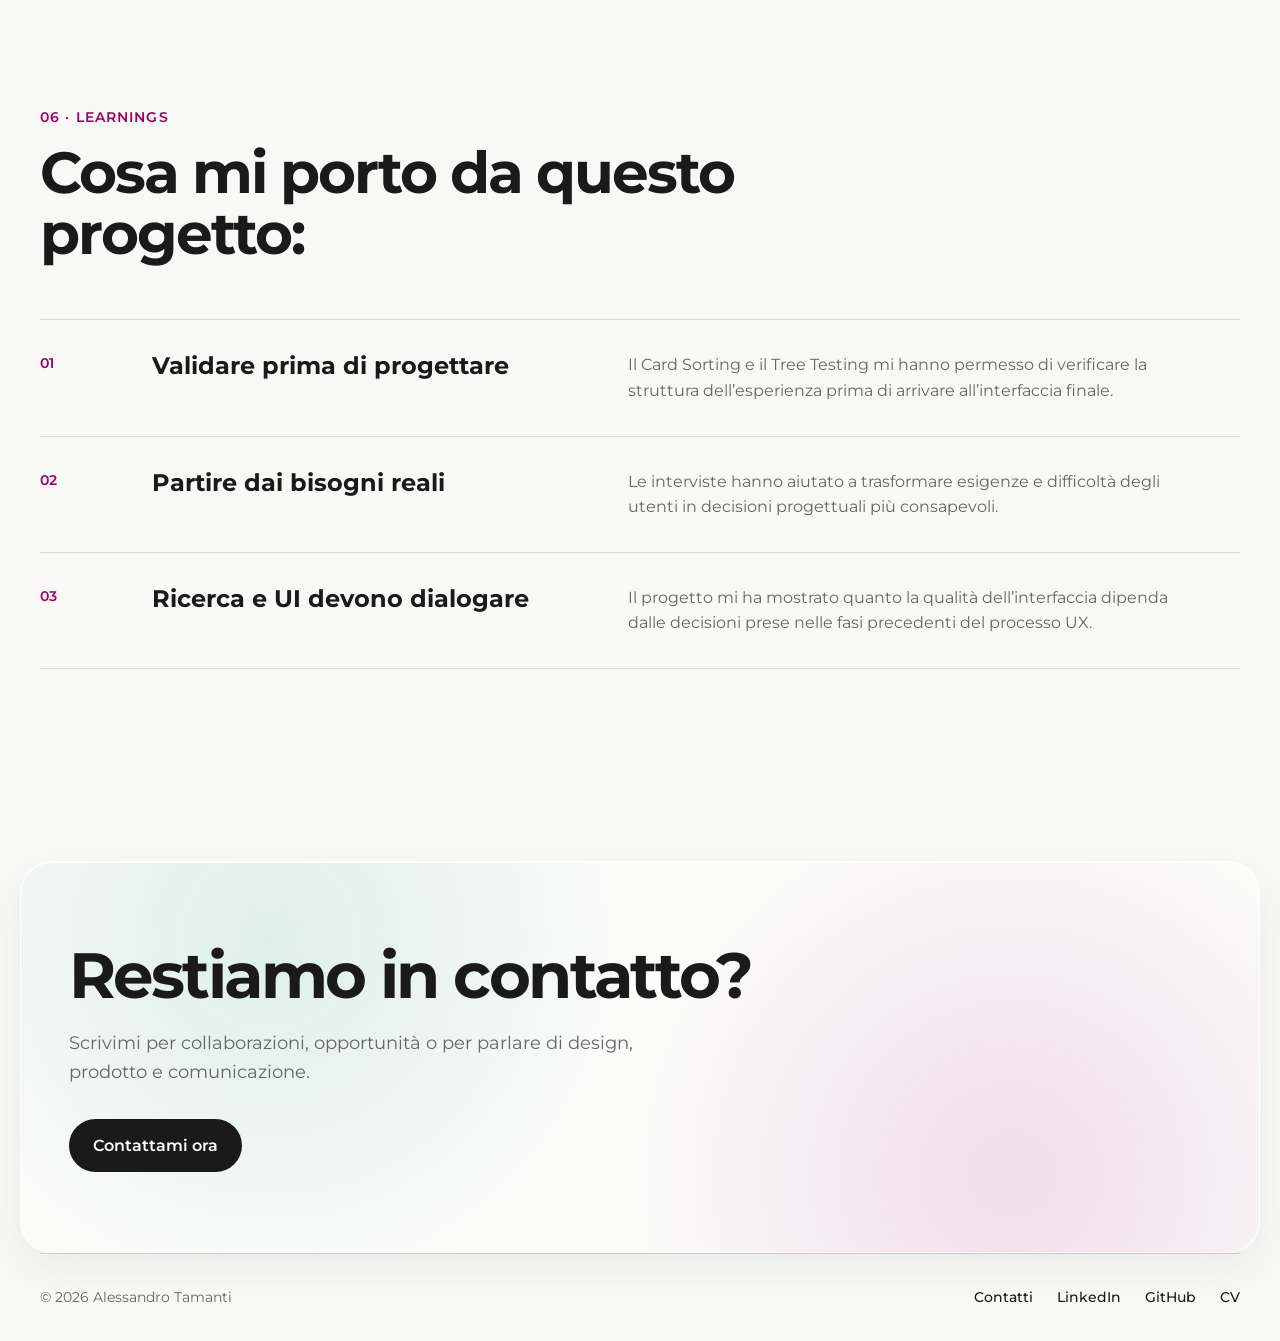
<file: progetti/ayudamos.html>
<!DOCTYPE html>
<html lang="it">

<head>
    <meta charset="UTF-8">
    <meta name="viewport" content="width=device-width, initial-scale=1.0">

    <title>Ayudamos — Alessandro Tamanti</title>

    <meta
        name="description"
        content="Case study UX/UI di Ayudamos, applicazione mobile progettata per facilitare l'incontro tra volontari e organizzazioni non profit."
    >

    <link rel="stylesheet" href="../css/style.css">
    <link rel="icon" href="../favicon/favicon.png" type="image/svg+xml">
</head>

<body>

    <header>
        <nav>
            <div class="container">

                <a href="../index.html" class="logo">
                    Alessandro Tamanti
                </a>

                <input
                    type="checkbox"
                    id="menu-toggle"
                    class="menu-checkbox"
                >

                <label
                    for="menu-toggle"
                    class="menu-toggle"
                    aria-label="Apri menu"
                >
                    <span class="menu-open">☰</span>
                    <span class="menu-close">×</span>
                </label>

                <div class="nav-links">
                    <a href="../index.html">Home</a>
                    <a href="../progetti.html">Progetti</a>
                    <a href="../contatti.html">Contatti</a>
                </div>

            </div>
        </nav>
    </header>


    <main class="project-case project-case--ayudamos">

        <!-- HERO -->

       <section class="case-hero">

    <div class="case-hero-intro">

        <p class="case-eyebrow">
            UX/UI Design · Mobile App · 2024
        </p>

        <h1>Ayudamos</h1>

        <p class="case-hero-description">
            Progettare un'esperienza più semplice per connettere
            volontari e organizzazioni non profit.
        </p>

    </div>

    <div class="case-hero-image">
        <img
            src="../immagini/mock-up-project-mockup.png"
            alt="Ayudamos Mockup"
        >
    </div>

</section>
    

        <!-- OVERVIEW -->

        <section class="case-section case-overview">
           
            <div class="case-section-inner"></div>

            <div class="case-section-heading">

                <p class="case-eyebrow">
                    Overview
                </p>

                <h2>
                    Rendere il volontariato più accessibile.
                </h2>

            </div>


            <div class="case-overview-grid">

                <article class="case-overview-card">

                    <p class="case-card-number">01</p>

                    <h3>Contesto</h3>

                    <p>
                        Ayudamos nasce come applicazione mobile progettata
                        per facilitare l'incontro tra persone interessate
                        al volontariato e organizzazioni non profit,
                        digitalizzando la ricerca e la pubblicazione
                        delle opportunità.
                    </p>

                </article>


                <article class="case-overview-card">

                    <p class="case-card-number">02</p>

                    <h3>Business goal</h3>

                    <p>
                        Creare una piattaforma gratuita capace di mettere
                        direttamente in contatto volontari e organizzazioni,
                        rendendo la ricerca delle opportunità più semplice
                        e trasparente.
                    </p>

                </article>


                <article class="case-overview-card">

                    <p class="case-card-number">03</p>

                    <h3>Challenge</h3>

                    <p>
                        Inserirsi in un mercato in cui esistono già diverse
                        piattaforme, individuando una proposta capace di
                        distinguersi attraverso semplicità, trasparenza
                        e organizzazioni verificate.
                    </p>

                </article>

            </div>

        </section>


        <!-- PROCESS -->

        <section class="case-section case-process">

            <div class="case-section-heading">

                <p class="case-eyebrow">
                    Il processo
                </p>

                <h2>
                    Dalla ricerca alla soluzione.
                </h2>

            </div>

            <div class="case-process-list">

                <div class="case-process-step">
                    <span>01</span>
                    <p>Research</p>
                </div>

                <div class="case-process-step">
                    <span>02</span>
                    <p>Define</p>
                </div>

                <div class="case-process-step">
                    <span>03</span>
                    <p>Architecture</p>
                </div>

                <div class="case-process-step">
                    <span>04</span>
                    <p>Test</p>
                </div>

                <div class="case-process-step">
                    <span>05</span>
                    <p>Design</p>
                </div>

            </div>

        </section>
        
        <!-- =========================
     RESEARCH
     ========================= -->

<section class="case-section case-research">

    <div class="case-section-heading">

        <p class="case-eyebrow">
            01 · Research
        </p>

        <h2>
            Comprendere il contesto prima di progettare.
        </h2>

        <p class="case-section-description">
            La fase di ricerca è partita dall'analisi del mercato e delle
            soluzioni esistenti, per poi approfondire bisogni e difficoltà
            attraverso il confronto diretto con volontari e organizzazioni.
        </p>

    </div>


    <div class="case-research-grid">

        <article class="case-research-card">

            <p class="case-card-number">01</p>

            <h3>Benchmarking</h3>

            <p>
                Ho analizzato diverse piattaforme dedicate al volontariato
                per comprenderne struttura, funzionalità e modalità di
                ricerca delle opportunità.
            </p>

        </article>


        <article class="case-research-card">

            <p class="case-card-number">02</p>

            <h3>Desk research</h3>

            <p>
                La ricerca desk ha permesso di approfondire il contesto
                del volontariato digitale e individuare elementi utili
                alla definizione dell'esperienza.
            </p>

        </article>


       <article class="case-research-card case-research-card--featured">

    <p class="case-card-number">03</p>

    <div class="research-stat">
        <span>8</span>
        <p>Interviste</p>
    </div>

    <div class="research-interviews">

        <div>
            <strong>4</strong>
            <p>Ai volontari </p>
        </div>

        <div>
            <strong>4</strong>
            <p>Alle organizzazioni</p>
        </div>

    </div>

</article>

    </div>

</section>

<section class="case-section case-insights">

    <div class="case-section-heading">
        <p class="case-eyebrow">02 · Key insights</p>

        <h2>
            Dalla ricerca sono emersi bisogni e criticità ricorrenti
        </h2>

        <p class="case-section-description">
            Il confronto con volontari e organizzazioni ha permesso
            di individuare gli aspetti più rilevanti su cui concentrare
            la progettazione dell'esperienza.
        </p>
    </div>

    <!-- =========================
     KEY INSIGHTS
     ========================= -->

    <div class="case-insights-list">

        <article class="case-insight">
            <span class="case-insight-number">01</span>

            <div class="case-insight-content">
                <h3>Benchmarking</h3>
                <p>
                    Emergono <strong>quattro pilastri</strong> chiave per la piattaforma: un <strong>motore di ricerca gratuito</strong>, intuitivo e ricco di filtri, un <strong>sistema di recensioni</strong> per costruire fiducia e fidelizzazione, funzionalità per favorire la connessione e la <strong>collaborazione</strong> tra gli utenti, e un sistema di profili per abilitare funzioni salvautente e <strong>un'esperienza personalizzata</strong>.
                </p>
            </div>
        </article>

        <article class="case-insight">
            <span class="case-insight-number">02</span>

            <div class="case-insight-content">
                <h3>Desk Research</h3>
                <p>
                    Per valorizzare i volontari, motivati principalmente da valori altruistici, crescita personale e socializzazione, le organizzazioni devono <strong>garantire una formazione adeguata</strong>, ruoli chiari che non sovrappongano volontariato e lavoro dipendente, e una <strong>gestione strutturata</strong> per rafforzare impegno, fiducia e soddisfazione a lungo termine.
                </p>
            </div>
        </article>

        <article class="case-insight">
            <span class="case-insight-number">03</span>

            <div class="case-insight-content">
                <h3>Interviste</h3>
                <p>
                    Il settore soffre di una mancanza di trasparenza e <strong>piattaforme affidabili</strong>, ostacolato da barriere economiche (costi di viaggio e soggiorno) e dalla necessità di <strong>maggior supporto</strong> burocratico e logistico. Per mobilitare chi desidera fare la differenza in questo ambito, è fondamentale valorizzare <strong>l'opportunità di crescita</strong> personale e culturale, garantendo un accompagnamento strutturato in ogni fase.
                </p>
            </div>
        </article>

    </div>


</section>

<!-- =========================
     PERSONA
     ========================= -->

<section class="case-section case-persona">

    <div class="case-section-heading">
        <p class="case-eyebrow">03 · Define</p>

        <h2>
            Dare un volto ai bisogni emersi
        </h2>

        <p class="case-section-description">
            Gli insight raccolti durante la ricerca sono stati sintetizzati
            in una persona, utile per mantenere bisogni, obiettivi e
            frustrazioni dell'utente al centro delle successive decisioni
            progettuali.
        </p>
    </div>

    <div class="case-persona-layout">

        <div class="case-persona-intro">
            <p class="case-persona-label">User Persona</p>

            <h3>Alisson</h3>

            <p class="case-persona-meta">
                27 anni · Caregiver
            </p>

            <p class="case-persona-text">
                Alisson ha deciso di dare una svolta alla propria vita, dedicando tempo ed energie a progetti legati a cause umanitarie e ambientali. Non sa ancora da dove iniziare la ricerca, ma durante la navigazione online scopre la piattaforma e decide di esplorarla per capire quali opportunità potrebbero essere più adatte a lei.
            </p>
        </div>

        <div class="case-persona-visual">
            <img
                src="../immagini/user-persona.jpg"
                alt="Persona Alisson del progetto Ayudamos"
            >
        </div>

    </div>

    <div class="case-journey">

    <div class="case-subsection-heading">
        <p class="case-persona-label">User Journey</p>

        <h3>
            Individuare i momenti critici dell'esperienza
        </h3>

        <p>
            La User Journey ha permesso di rappresentare il percorso
            dell'utente e individuare i principali punti di frizione
            su cui intervenire durante la progettazione.
        </p>
    </div>

    <div class="case-journey-visual">
        <img
            src="../immagini/user-journey.png"
            alt="User Journey del progetto Ayudamos"
        >
    </div>

</div>

</section>

<!-- =========================
     INFORMATION ARCHITECTURE
     ========================= -->

<section class="case-section case-architecture">

    <div class="case-section-heading">
        <p class="case-eyebrow">04 · Information Architecture</p>

        <h2>
            Organizzare i contenuti prima dell'interfaccia.
        </h2>

        <p class="case-section-description">
            Dopo aver definito bisogni e priorità degli utenti, il lavoro si è
            concentrato sulla struttura dell'informazione, verificando come
            organizzare contenuti e funzionalità in modo chiaro e comprensibile.
        </p>
    </div>


    <!-- =========================
         CARD SORTING
         ========================= -->

    <div class="case-method-block">

        <div class="case-method-copy">

            <p class="case-method-number">01</p>

            <h3>Card Sorting</h3>

            <p>
                Il Card Sorting è stato utilizzato per osservare come gli utenti
                raggruppavano spontaneamente contenuti e funzionalità, aiutando
                a definire una struttura più vicina ai loro modelli mentali.
            </p>

            <div class="case-method-stat">
                <strong>4</strong>
                <span>Partecipanti</span>
            </div>

        </div>

        <div class="case-method-visual">
            <img
                src="../immagini/card-sorting.png"
                alt="Card Sorting del progetto Ayudamos"
            >
        </div>

    </div>


    <!-- =========================
         TREE TESTING
         ========================= -->

    <div class="case-method-block case-method-block--reverse">

        <div class="case-method-visual">
            <img
                src="../immagini/tree-test.png"
                alt="Risultati del Tree Test del progetto Ayudamos"
            >
        </div>

        <div class="case-method-copy">

            <p class="case-method-number">02</p>

            <h3>Tree Testing</h3>

            <p>
                La struttura è stata poi validata attraverso un Tree Test, condotto tramite la piattaforma UXtweak, verificando quanto fosse semplice per gli utenti individuare le informazioni richieste all'interno dell'architettura. I risultati hanno mostrato un tasso di successo del 78% per le prime due attività e del 44% per le successive, consentendoci di ottimizzare le sezioni più problematiche prima dell'implementazione finale.
            </p>

            <div class="case-tree-stats">

                <div>
                    <strong>4</strong>
                    <span>Task</span>
                </div>

                <div>
                    <strong>8</strong>
                    <span>Partecipanti per task</span>
                </div>

            </div>

        </div>

    </div>
    
    
</section>

<!-- =========================
     UI DESIGN
     ========================= -->

<section class="case-section case-ui">

    <div class="case-section-heading">

        <p class="case-eyebrow">05 · UI Design</p>

        <h2>
            Dall'architettura all'interfaccia finale
        </h2>

        <p class="case-section-description">
            Dopo aver definito e validato la struttura dell'esperienza,
            il progetto è stato sviluppato direttamente in alta fedeltà,
            traducendo flussi e contenuti in un'interfaccia coerente,
            chiara e pronta per la prototipazione.
        </p>

    </div>

    <div class="case-ui-visual">

        <img
            src="../immagini/high-fidelity3.png"
            alt="Schermate high fidelity dell'app Ayudamos"
        >

    </div>

</section>

<section class="case-section case-learnings">

    <div class="case-section-heading">
        <p class="case-eyebrow">06 · Learnings</p>

        <h2>
            Cosa mi porto da questo progetto:
        </h2>
    </div>

    <div class="case-learnings-list">

        <article class="case-learning">
            <span>01</span>

            <div>
                <h3>Validare prima di progettare</h3>
                <p>
                    Il Card Sorting e il Tree Testing mi hanno permesso di
                    verificare la struttura dell’esperienza prima di arrivare
                    all’interfaccia finale.
                </p>
            </div>
        </article>

        <article class="case-learning">
            <span>02</span>

            <div>
                <h3>Partire dai bisogni reali</h3>
                <p>
                    Le interviste hanno aiutato a trasformare esigenze e
                    difficoltà degli utenti in decisioni progettuali più
                    consapevoli.
                </p>
            </div>
        </article>

        <article class="case-learning">
            <span>03</span>

            <div>
                <h3>Ricerca e UI devono dialogare</h3>
                <p>
                    Il progetto mi ha mostrato quanto la qualità
                    dell’interfaccia dipenda dalle decisioni prese nelle
                    fasi precedenti del processo UX.
                </p>
            </div>
        </article>

    </div>

</section>

<!-- =========================
     CONTACT CTA
     ========================= -->

<section class="case-contact">

    <div class="case-contact-inner">


        <h2>
            Restiamo in contatto?
        </h2>

        <p>
            Scrivimi per collaborazioni, opportunità o per parlare di design,
            prodotto e comunicazione.
        </p>

        <a href="../contatti.html" class="button">
            Contattami ora
        </a>

    </div>

</section>



    </main>

    <footer class="footer">

        <div class="footer-content">

            <p class="footer-copyright">
                © 2026 Alessandro Tamanti
            </p>

            <div class="footer-links">

                <a href="../contatti.html">Contatti</a>

                <a
                    href="https://www.linkedin.com/in/alessandro-tamanti-885a18277/"
                    target="_blank"
                    rel="noopener noreferrer"
                >
                    LinkedIn
                </a>

                <a href="https://github.com/alessandrotamanti/Portfolio" target="_blank" rel="noopener noreferrer">
                    GitHub
                </a>

                <a
                    href="https://alessandrotamanti.github.io/Portfolio/documenti/alessandro-tamanti-cv.pdf"
                    download
                >
                    CV
                </a>

            </div>

        </div>

    </footer>


</body>
</html>
</file>
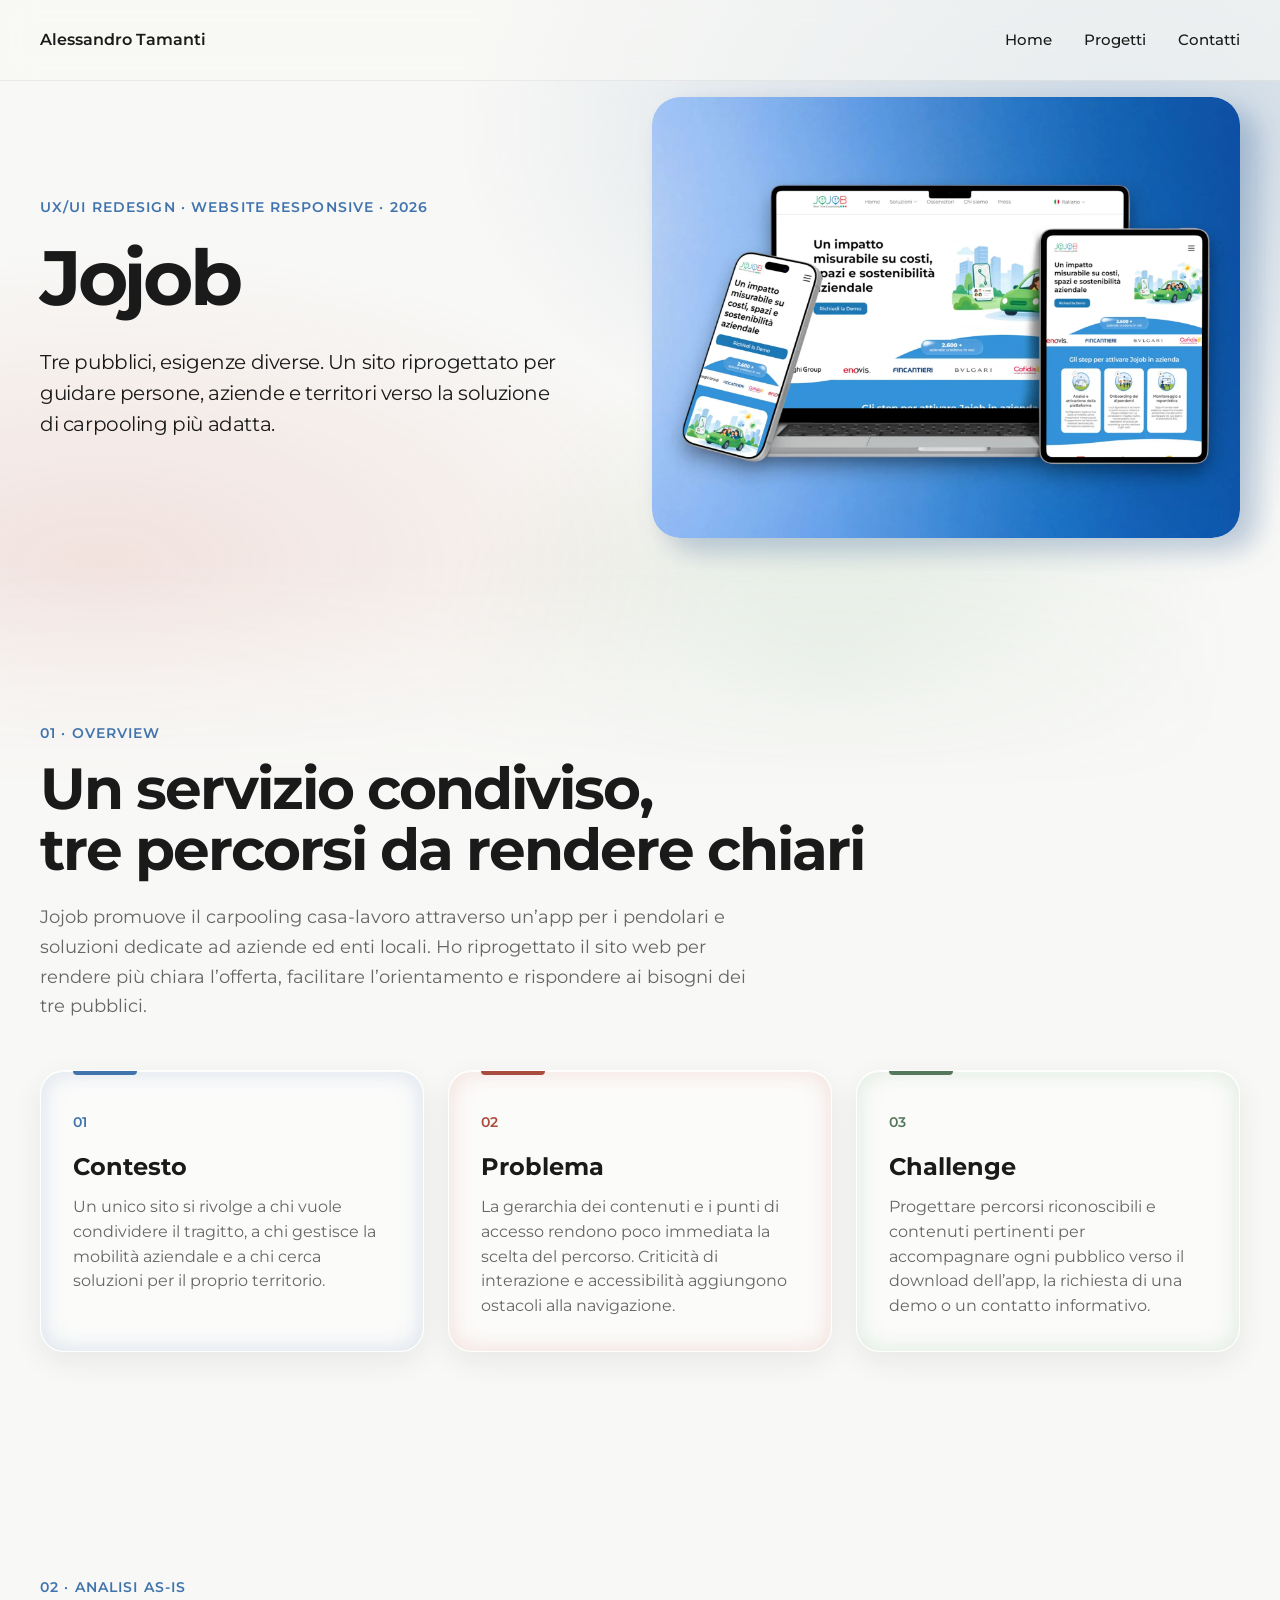
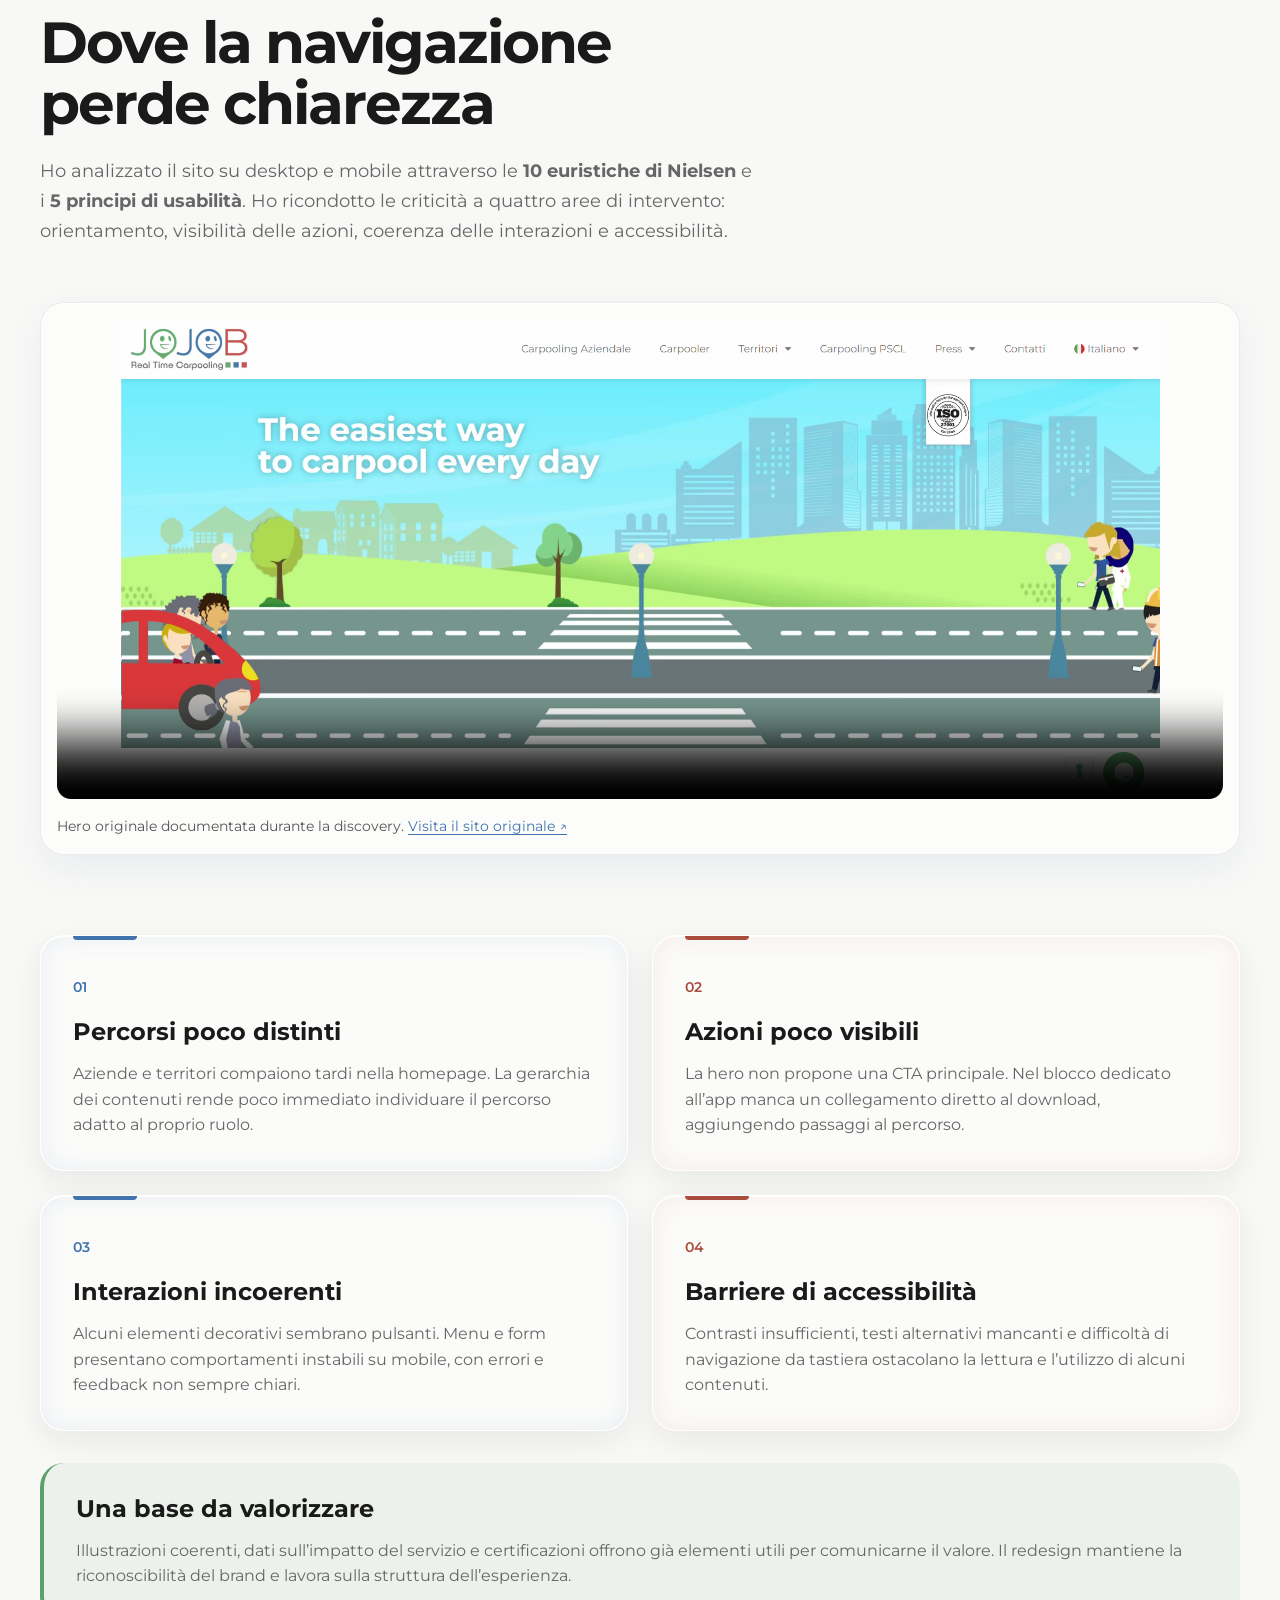
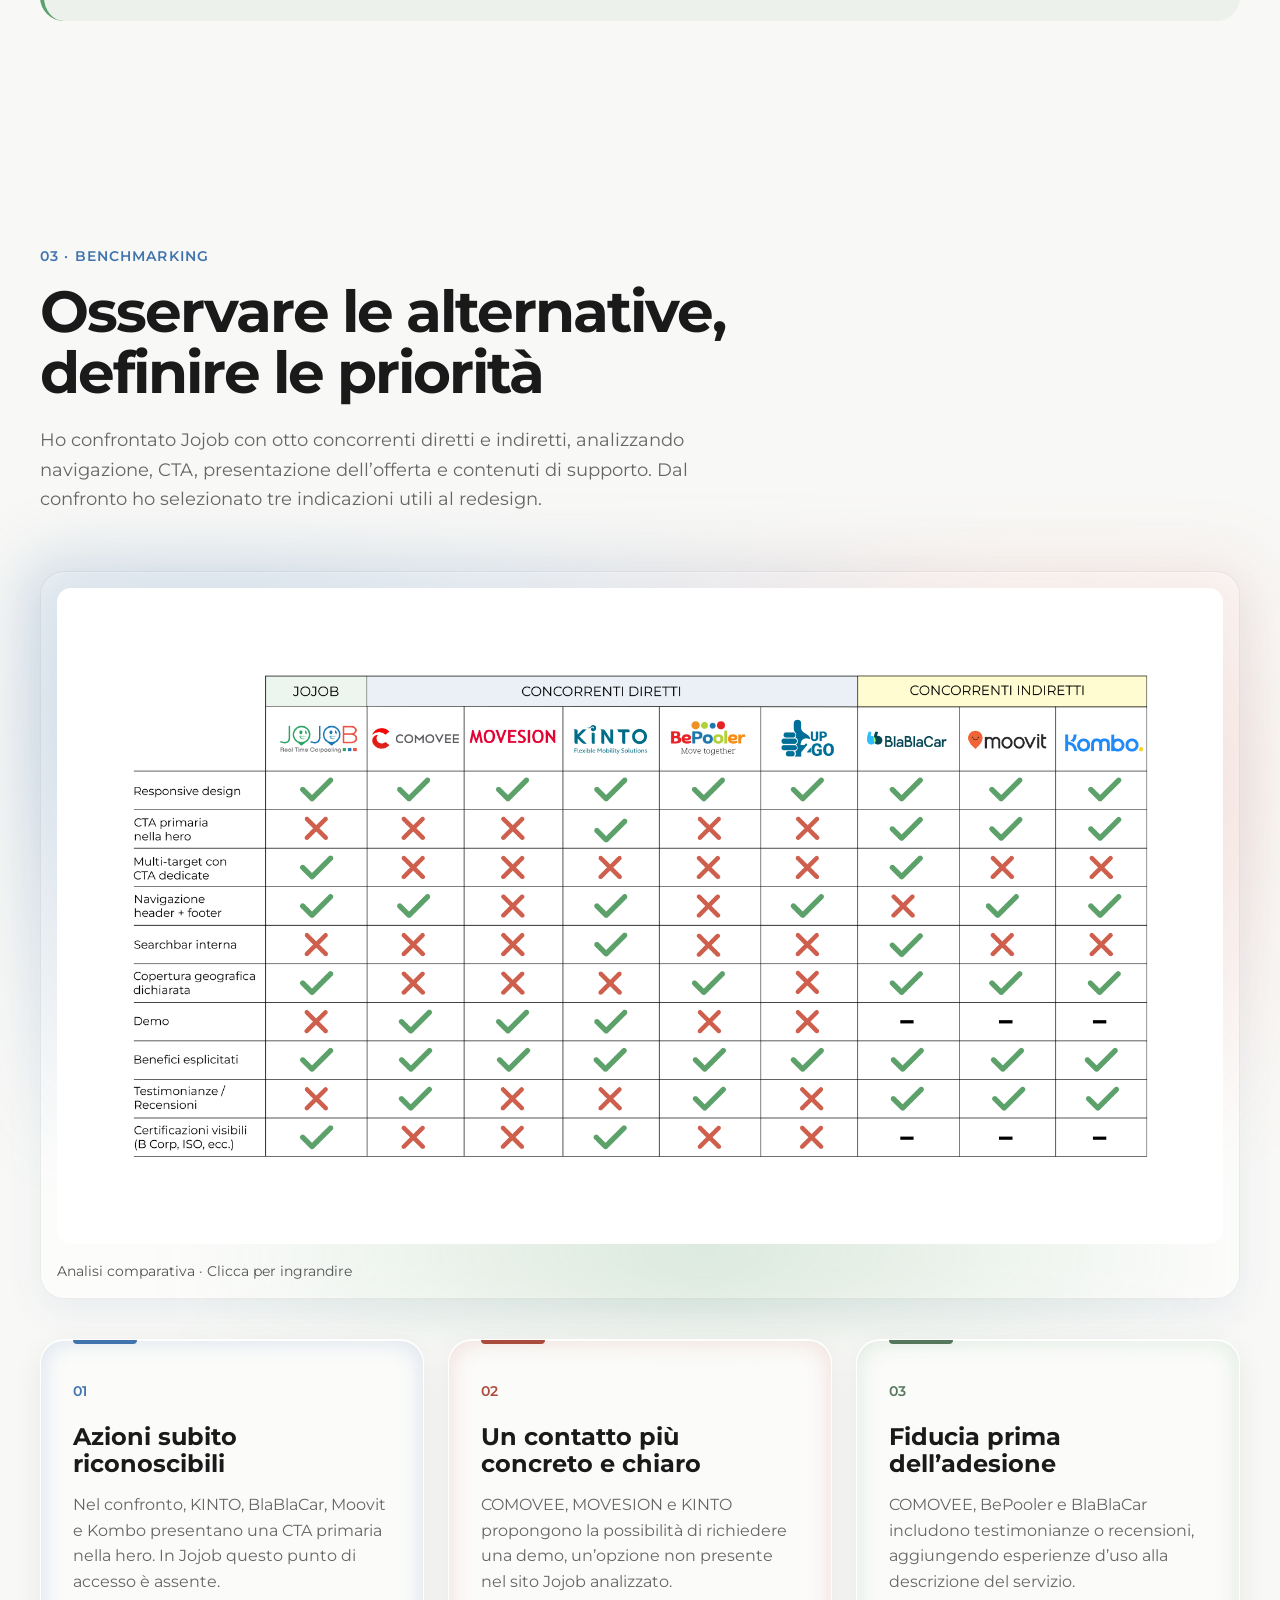
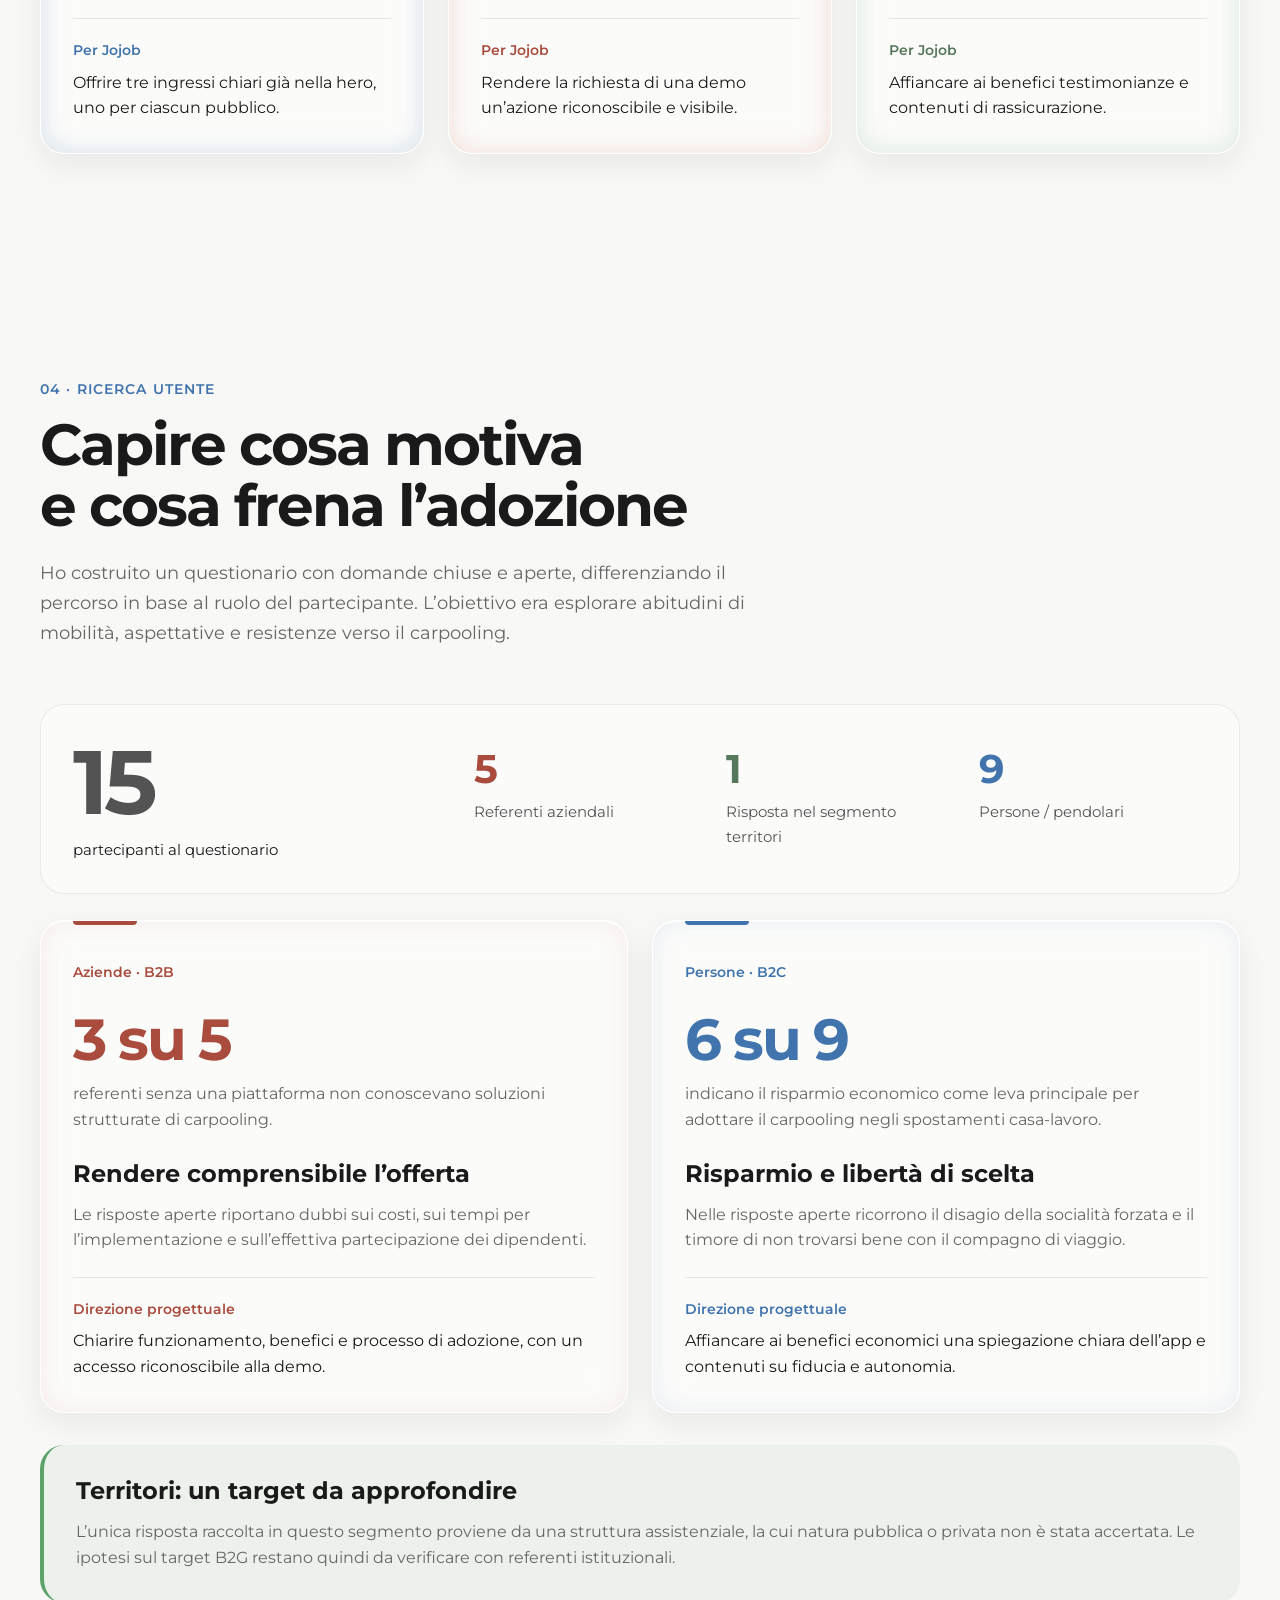
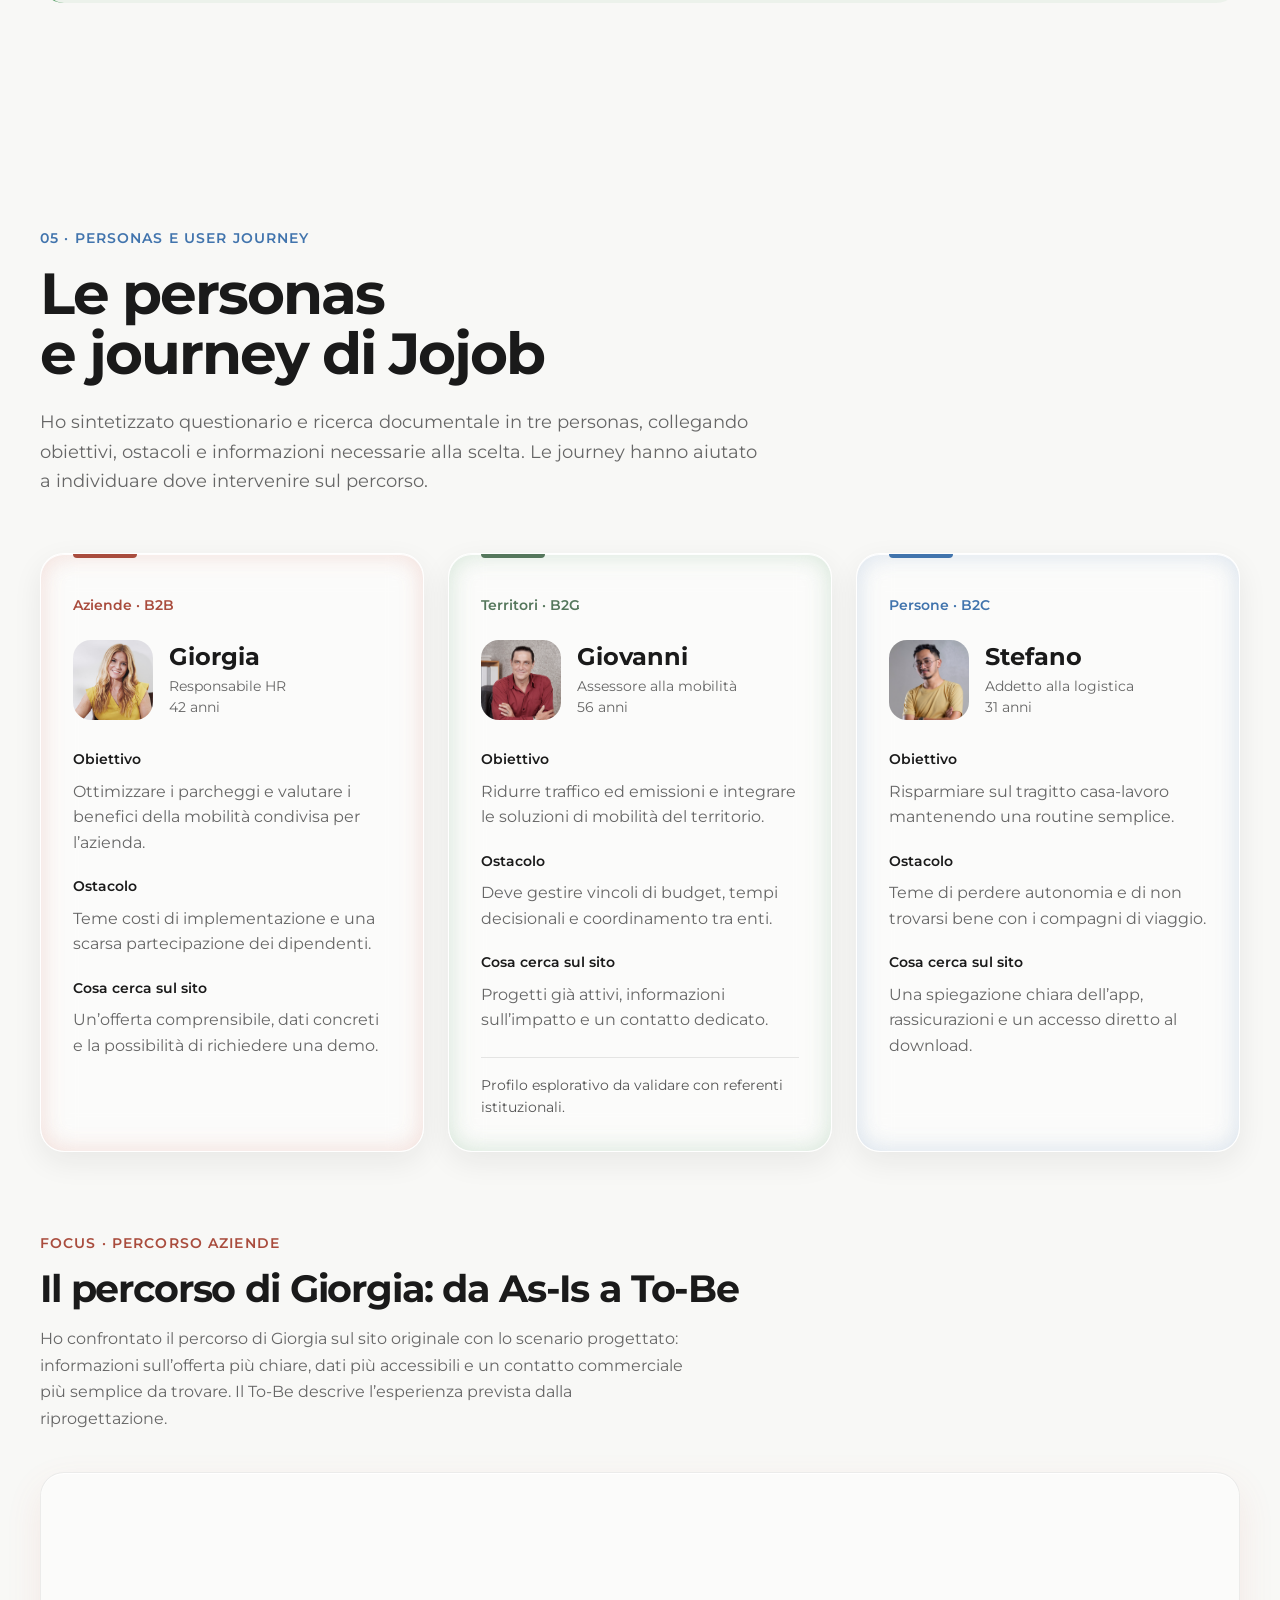
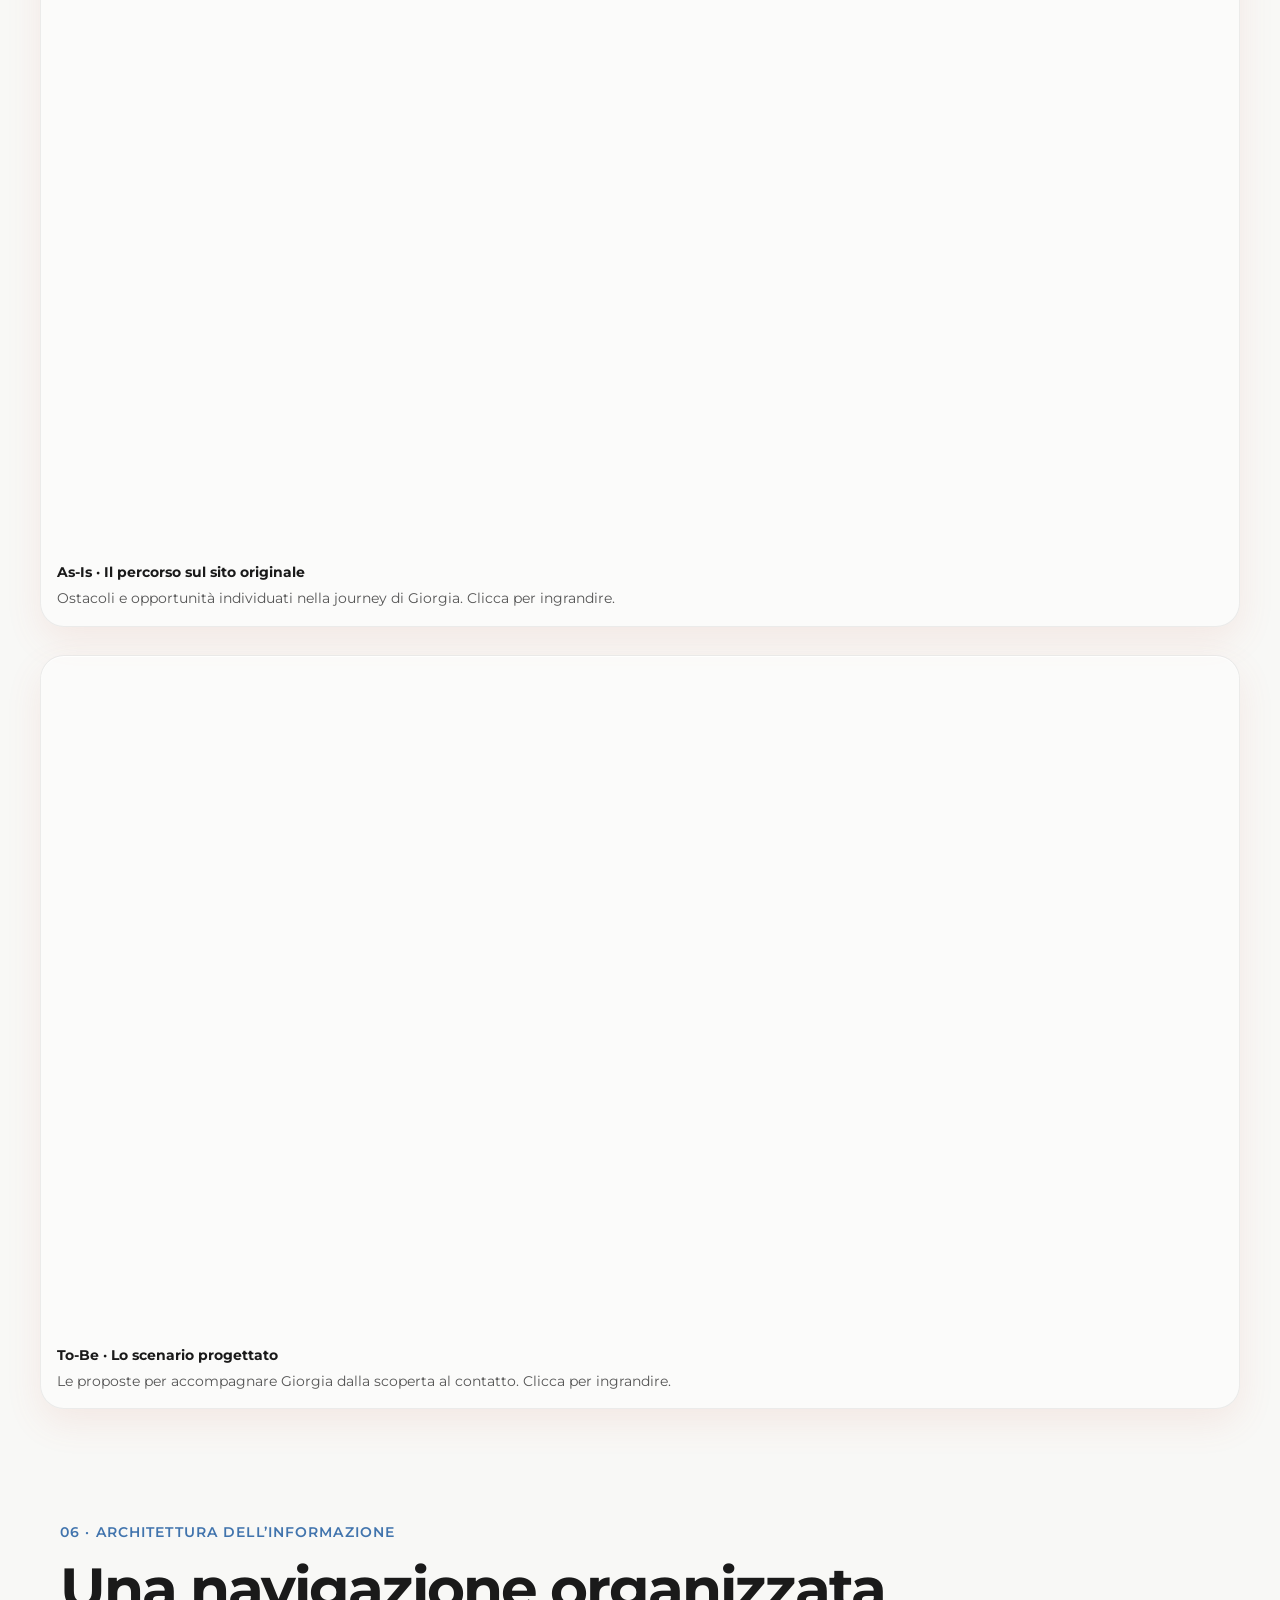
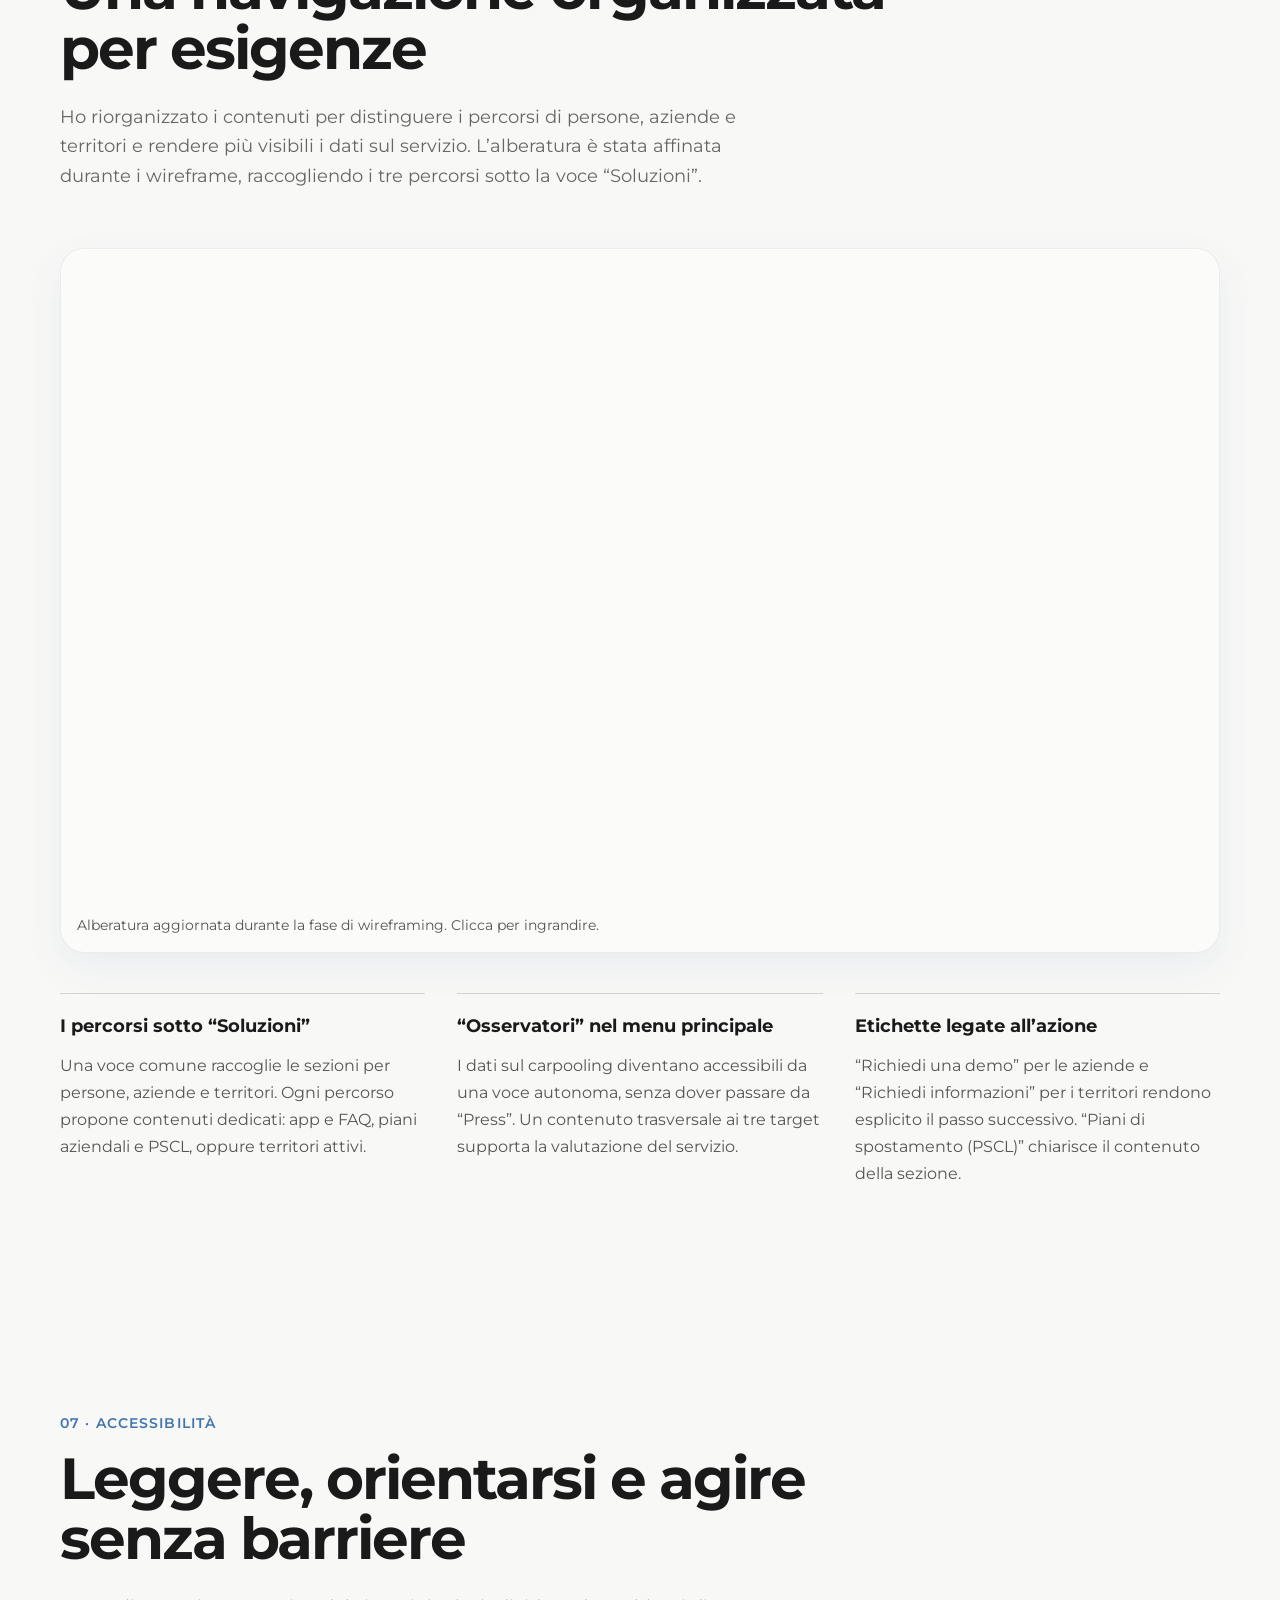
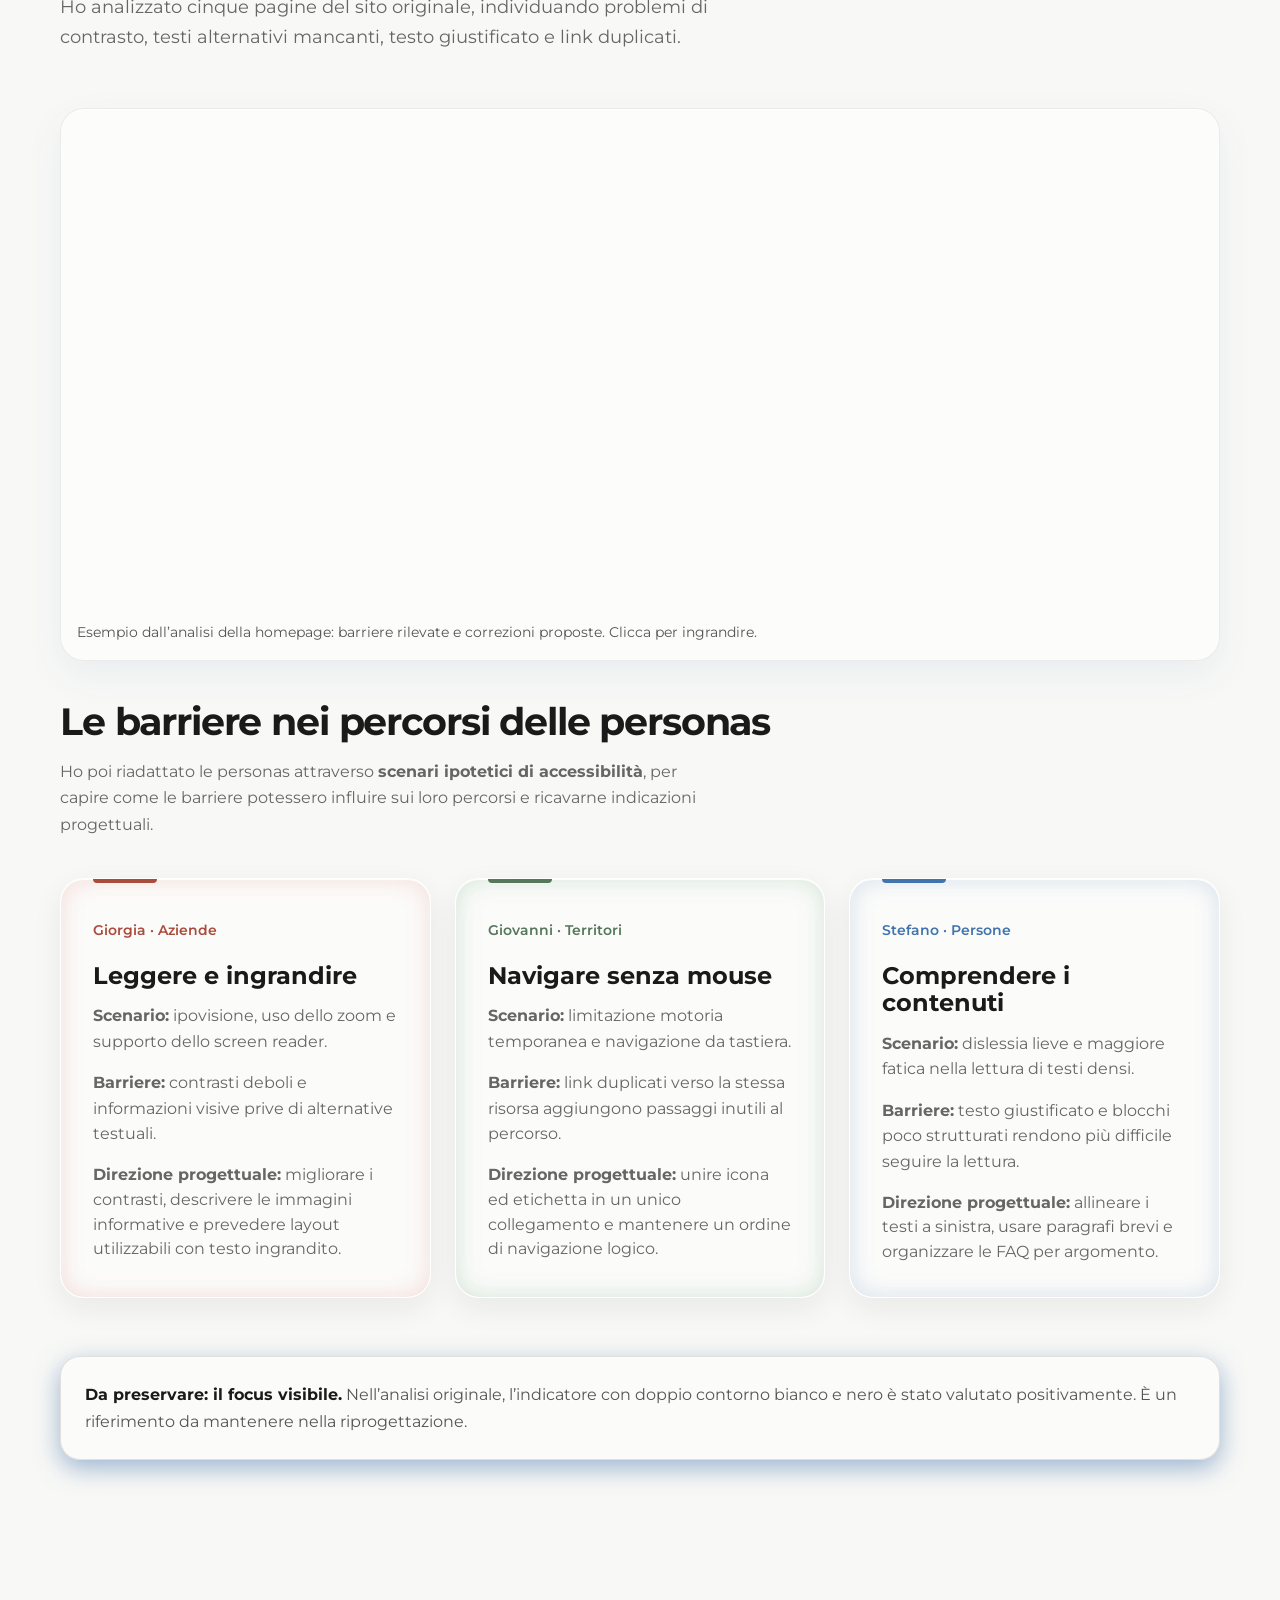
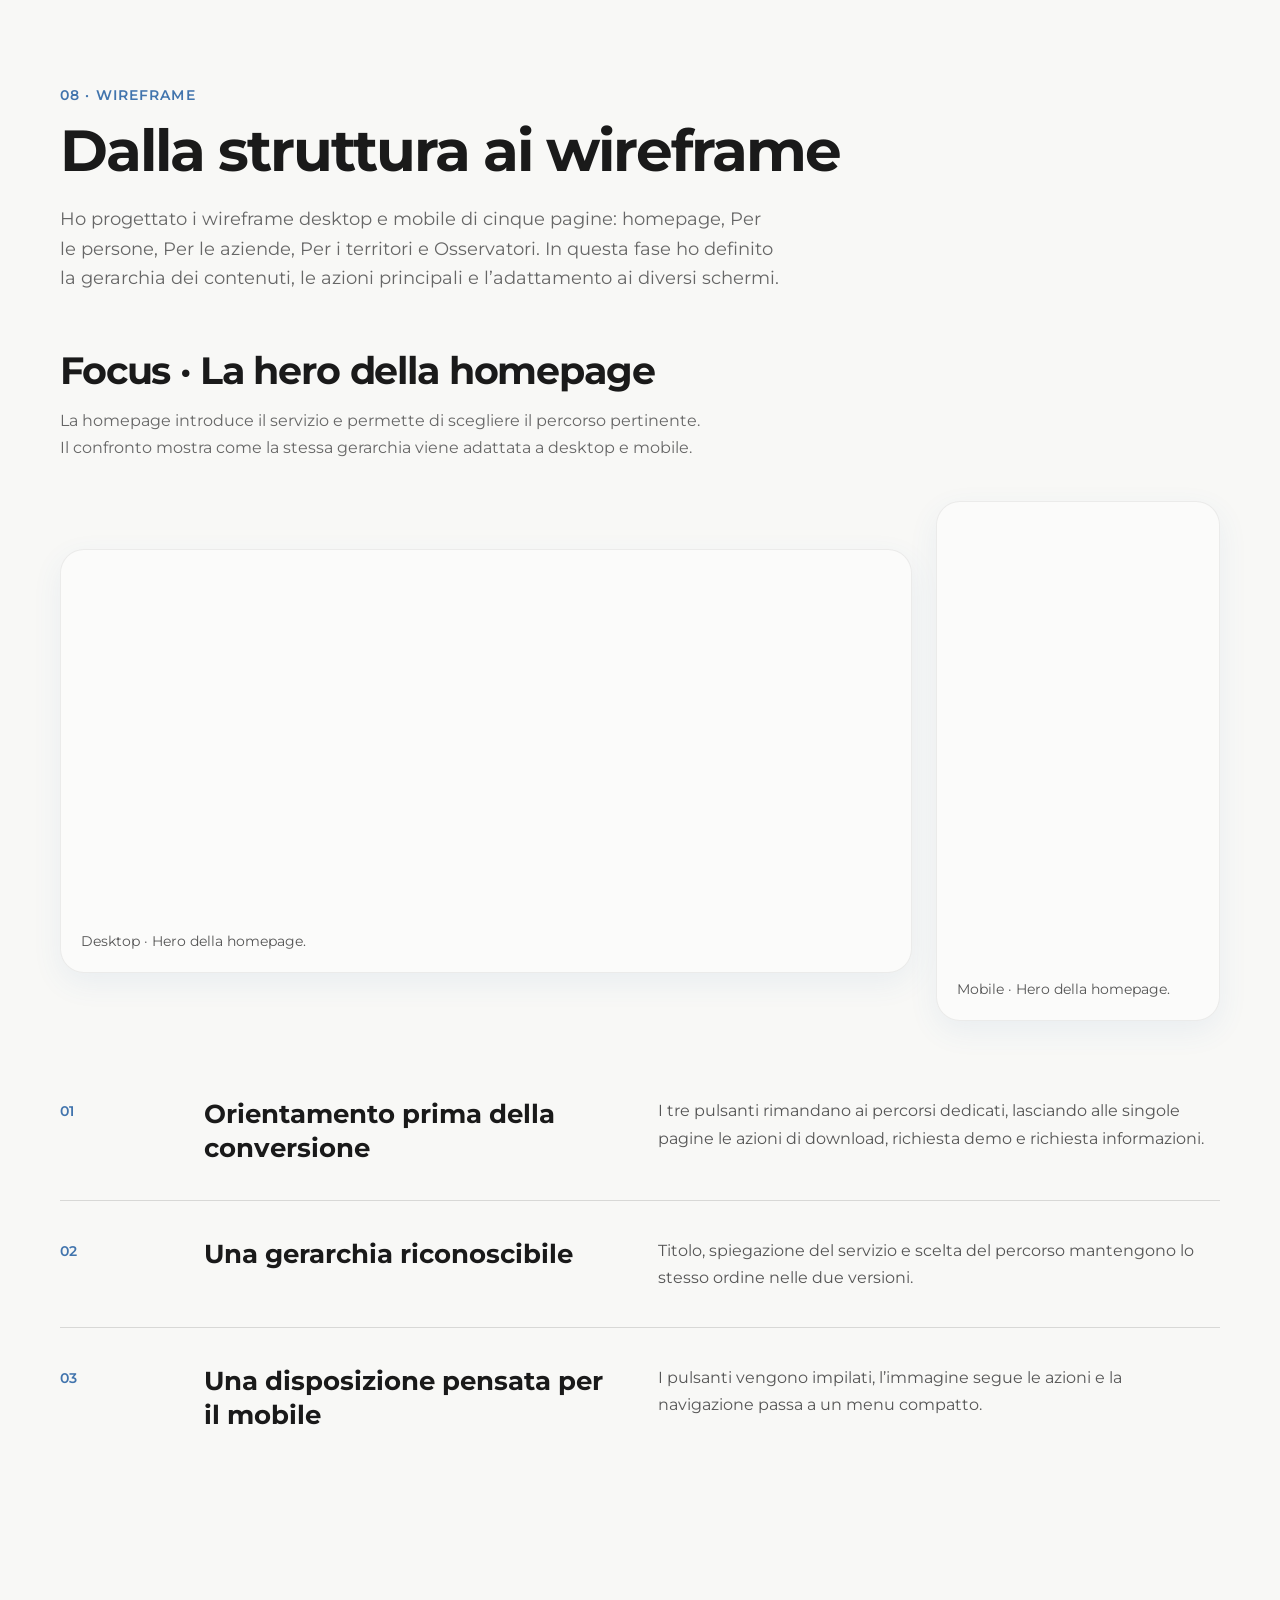
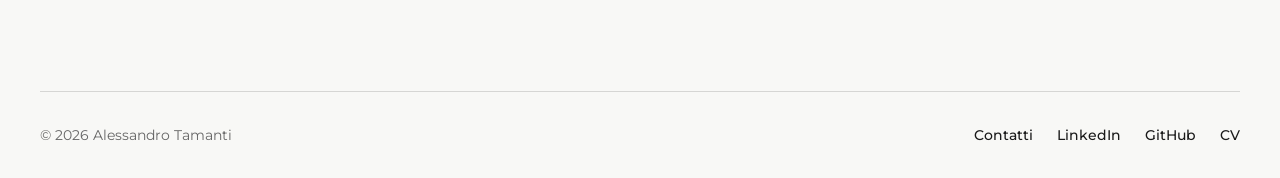
<file: progetti/jojob.html>
<!DOCTYPE html>
<html lang="it">

<head>
    <meta charset="UTF-8">
    <meta name="viewport" content="width=device-width, initial-scale=1.0">

    <title>Jojob — Alessandro Tamanti</title>

    <meta
        name="description"
        content="Website redesign di Jojob, piattaforma dedicata al carpooling aziendale"
    >

    <link rel="stylesheet" href="../css/style.css">
    <link rel="icon" href="../favicon/favicon.png" type="image/svg+xml">
</head>

<body>

<main class="project-case project-case--jojob">

 <header>
        <nav>
            <div class="container">

                <a href="../index.html" class="logo">
                    Alessandro Tamanti
                </a>

                <input
                    type="checkbox"
                    id="menu-toggle"
                    class="menu-checkbox"
                >

                <label
                    for="menu-toggle"
                    class="menu-toggle"
                    aria-label="Apri menu"
                >
                    <span class="menu-open">☰</span>
                    <span class="menu-close">×</span>
                </label>

                <div class="nav-links">
                    <a href="../index.html">Home</a>
                    <a href="../progetti.html">Progetti</a>
                    <a href="../contatti.html">Contatti</a>
                </div>

            </div>
        </nav>
    </header>


    <main class="project-case project-case--jojob">

        <!-- ========================================
             HERO
        ======================================== -->

        <section class="case-hero" aria-labelledby="jojob-title">

            <div class="case-hero-intro">

                <p class="case-eyebrow">
                    UX/UI Redesign · Website Responsive · 2026
                </p>

                <h1 id="jojob-title">
                    Jojob
                </h1>

                <p class="case-hero-description">
                    Tre pubblici, esigenze diverse. Un sito riprogettato
                    per guidare persone, aziende e territori verso
                    la soluzione di carpooling più adatta.
                </p>


            </div>


            <div class="case-hero-image">

                <img
                    src="../immagini/mockup-jojob.webp"
                    alt="Mockup del redesign del sito Jojob"
                    fetchpriority="high"
                    decoding="async"
                >

            </div>

        </section>


        <!-- ========================================
             01 · OVERVIEW
        ======================================== -->

        <section
            class="case-section case-overview"
            aria-labelledby="jojob-overview-title"
        >

            <div class="case-section-heading">

                <p class="case-eyebrow">
                    01 · Overview
                </p>

                <h2 id="jojob-overview-title">
                    Un servizio condiviso,<br>
                    tre percorsi da rendere chiari
                </h2>

                <p class="case-section-description">
                    Jojob promuove il carpooling casa-lavoro attraverso
                    un’app per i pendolari e soluzioni dedicate ad aziende
                    ed enti locali. Ho riprogettato il sito web per rendere
                    più chiara l’offerta, facilitare l’orientamento e
                    rispondere ai bisogni dei tre pubblici.
                </p>

            </div>


            <div class="case-overview-grid">

                <!-- 01 · CONTESTO -->

                <article class="case-overview-card">

                    <span class="case-card-number" aria-hidden="true">
                        01
                    </span>

                    <h3>Contesto</h3>

                    <p>
                        Un unico sito si rivolge a chi vuole condividere
                        il tragitto, a chi gestisce la mobilità aziendale
                        e a chi cerca soluzioni per il proprio territorio.
                    </p>

                </article>


                <!-- 02 · PROBLEMA -->

                <article class="case-overview-card">

                    <span class="case-card-number" aria-hidden="true">
                        02
                    </span>

                    <h3>Problema</h3>

                    <p>
                        La gerarchia dei contenuti e i punti di accesso
                        rendono poco immediata la scelta del percorso.
                        Criticità di interazione e accessibilità aggiungono
                        ostacoli alla navigazione.
                    </p>

                </article>


                <!-- 03 · CHALLENGE -->

                <article class="case-overview-card">

                    <span class="case-card-number" aria-hidden="true">
                        03
                    </span>

                    <h3>Challenge</h3>

                    <p>
                        Progettare percorsi riconoscibili e contenuti
                        pertinenti per accompagnare ogni pubblico verso
                        il download dell’app, la richiesta di una demo
                        o un contatto informativo.
                    </p>

                </article>

            </div>

        </section>

        <!-- ========================================
     02 · ANALISI AS-IS
======================================== -->

<section
    class="case-section jojob-audit"
    aria-labelledby="jojob-audit-title"
>

    <div class="case-section-heading">

        <p class="case-eyebrow">
            02 · Analisi As-Is
        </p>

        <h2 id="jojob-audit-title">
            Dove la navigazione<br>
            perde chiarezza
        </h2>

        <p class="case-section-description">
            Ho analizzato il sito su desktop e mobile attraverso
            le <strong>10 euristiche di Nielsen</strong> e i <strong>5 principi di usabilità</strong>.
            Ho ricondotto le criticità a quattro aree di intervento:
            orientamento, visibilità delle azioni, coerenza delle
            interazioni e accessibilità.
        </p>

    </div>


    <!-- HOMEPAGE ORIGINALE -->

    <figure class="jojob-audit-visual">

    <video
        autoplay
        muted
        loop
        playsinline
        controls
        preload="metadata"
        aria-label="Animazione della hero del sito originale Jojob"
    >
        <source
            src="../immagini/jojob-oldweb-hero.webm"
            type="video/webm"
        >

        Il tuo browser non supporta questo video.
    </video>

        <figcaption>
            Hero originale documentata durante la discovery.

            <a
                href="https://www.jojobrt.com/"
                target="_blank"
                rel="noopener noreferrer"
            >
                Visita il sito originale ↗
            </a>
        </figcaption>

    </figure>


    <!-- CRITICITÀ PRINCIPALI -->

    <div class="jojob-audit-grid">

        <article class="jojob-audit-card">

            <span class="jojob-audit-number" aria-hidden="true">
                01
            </span>

            <h3>Percorsi poco distinti</h3>

            <p>
                Aziende e territori compaiono tardi nella homepage.
                La gerarchia dei contenuti rende poco immediato
                individuare il percorso adatto al proprio ruolo.
            </p>

        </article>


        <article class="jojob-audit-card">

            <span class="jojob-audit-number" aria-hidden="true">
                02
            </span>

            <h3>Azioni poco visibili</h3>

            <p>
                La hero non propone una CTA principale.
                Nel blocco dedicato all’app manca un collegamento
                diretto al download, aggiungendo passaggi al percorso.
            </p>

        </article>


        <article class="jojob-audit-card">

            <span class="jojob-audit-number" aria-hidden="true">
                03
            </span>

            <h3>Interazioni incoerenti</h3>

            <p>
                Alcuni elementi decorativi sembrano pulsanti.
                Menu e form presentano comportamenti instabili su
                mobile, con errori e feedback non sempre chiari.
            </p>

        </article>


        <article class="jojob-audit-card">

            <span class="jojob-audit-number" aria-hidden="true">
                04
            </span>

            <h3>Barriere di accessibilità</h3>

            <p>
                Contrasti insufficienti, testi alternativi mancanti
                e difficoltà di navigazione da tastiera ostacolano
                la lettura e l’utilizzo di alcuni contenuti.
            </p>

        </article>

    </div>


    <!-- PUNTI DI FORZA -->

    <aside
        class="jojob-audit-strengths"
        aria-labelledby="jojob-strengths-title"
    >

        <h3 id="jojob-strengths-title">
            Una base da valorizzare
        </h3>

        <p>
            Illustrazioni coerenti, dati sull’impatto del servizio
            e certificazioni offrono già elementi utili per comunicarne
            il valore. Il redesign mantiene la riconoscibilità del
            brand e lavora sulla struttura dell’esperienza.
        </p>

    </aside>

</section>

<!-- ========================================
     03 · BENCHMARKING
======================================== -->

<section
    class="case-section jojob-benchmark"
    aria-labelledby="jojob-benchmark-title"
>

    <div class="case-section-heading">

        <p class="case-eyebrow">
            03 · Benchmarking
        </p>

        <h2 id="jojob-benchmark-title">
            Osservare le alternative,<br>
            definire le priorità
        </h2>

        <p class="case-section-description">
            Ho confrontato Jojob con otto concorrenti diretti e
            indiretti, analizzando navigazione, CTA, presentazione
            dell’offerta e contenuti di supporto. Dal confronto
            ho selezionato tre indicazioni utili al redesign.
        </p>

    </div>

    <!-- SCREENSHOT BENCHMARK -->

<figure class="jojob-benchmark-visual">

    <a
        href="../immagini/benchmarking-jojob-14.png"
        target="_blank"
        rel="noopener noreferrer"
        aria-label="Apri il confronto completo a dimensione intera, in una nuova scheda"
    >
        <img
            src="../immagini/benchmarking-jojob-14.png"
            alt="Tabella comparativa di Jojob e dei concorrenti diretti e indiretti."
            loading="lazy"
            decoding="async"
        >
    </a>

    <figcaption>
        Analisi comparativa · Clicca per ingrandire
    </figcaption>

</figure>

    <!-- INDICAZIONI PER IL REDESIGN -->

    <div class="jojob-benchmark-grid">

        <article class="case-overview-card jojob-benchmark-card">

            <span class="case-card-number" aria-hidden="true">
                01
            </span>

            <h3>Azioni subito riconoscibili</h3>

            <p>
                Nel confronto, KINTO, BlaBlaCar, Moovit e Kombo
                presentano una CTA primaria nella hero.
                In Jojob questo punto di accesso è assente.
            </p>

            <p class="jojob-benchmark-takeaway">

                <strong>Per Jojob</strong>

                Offrire tre ingressi chiari già nella hero,
                uno per ciascun pubblico.

            </p>

        </article>


        <article class="case-overview-card jojob-benchmark-card">

            <span class="case-card-number" aria-hidden="true">
                02
            </span>

            <h3>Un contatto più<br>concreto e chiaro</h3>

            <p>
                COMOVEE, MOVESION e KINTO propongono la
                possibilità di richiedere una demo, un’opzione
                non presente nel sito Jojob analizzato.
            </p>

            <p class="jojob-benchmark-takeaway">

                <strong>Per Jojob</strong>

                Rendere la richiesta di una demo un’azione
                riconoscibile e visibile.

            </p>

        </article>


        <article class="case-overview-card jojob-benchmark-card">

            <span class="case-card-number" aria-hidden="true">
                03
            </span>

            <h3>Fiducia prima dell’adesione</h3>

            <p>
                COMOVEE, BePooler e BlaBlaCar includono
                testimonianze o recensioni, aggiungendo
                esperienze d’uso alla descrizione del servizio.
            </p>

            <p class="jojob-benchmark-takeaway">

                <strong>Per Jojob</strong>

                Affiancare ai benefici testimonianze e
                contenuti di rassicurazione.

            </p>

        </article>

    </div>

</section>

<!-- ========================================
     04 · RICERCA UTENTE
======================================== -->

<section
    class="case-section jojob-research"
    aria-labelledby="jojob-research-title"
>

    <div class="case-section-heading">

        <p class="case-eyebrow">
            04 · Ricerca utente
        </p>

        <h2 id="jojob-research-title">
            Capire cosa motiva<br>
            e cosa frena l’adozione
        </h2>

        <p class="case-section-description">
            Ho costruito un questionario con domande chiuse e
            aperte, differenziando il percorso in base al ruolo
            del partecipante. L’obiettivo era esplorare abitudini
            di mobilità, aspettative e resistenze verso il carpooling.
        </p>

    </div>


    <!-- COMPOSIZIONE DEL CAMPIONE -->

    <div
        class="jojob-research-sample"
        aria-label="Composizione del campione"
    >

        <div class="jojob-research-total">

            <strong>15</strong>

            <span>
                partecipanti al questionario
            </span>

        </div>


        <ul class="jojob-research-breakdown">

            <li>
                <strong>5</strong>
                <span>Referenti aziendali</span>
            </li>

            <li>
                <strong>1</strong>
                <span>Risposta nel segmento territori</span>
            </li>

            <li>
                <strong>9</strong>
                <span>Persone / pendolari</span>
            </li>

        </ul>

    </div>

    <br>



    <!-- RISULTATI PRINCIPALI -->

    <div class="jojob-research-grid">

        <!-- AZIENDE -->

        <article class="case-overview-card jojob-research-card">

            <p class="jojob-research-target">
                Aziende · B2B
            </p>

            <div class="jojob-research-stat">

                <strong>3 su 5</strong>

                <p>
                    referenti senza una piattaforma non conoscevano
                    soluzioni strutturate di carpooling.
                </p>

            </div>

            <h3>Rendere comprensibile l’offerta</h3>

            <p>
                Le risposte aperte riportano dubbi sui costi,
                sui tempi per l’implementazione e
                sull’effettiva partecipazione dei dipendenti.
            </p>

            <p class="jojob-research-direction">

                <strong>Direzione progettuale</strong>

                Chiarire funzionamento, benefici e processo
                di adozione, con un accesso riconoscibile alla demo.

            </p>

        </article>


        <!-- PERSONE -->

        <article
            class="case-overview-card jojob-research-card jojob-research-card--people"
        >

            <p class="jojob-research-target">
                Persone · B2C
            </p>

            <div class="jojob-research-stat">

                <strong>6 su 9</strong>

                <p>
                    indicano il risparmio economico come leva principale
                    per adottare il carpooling negli spostamenti casa-lavoro.
                </p>

            </div>

            <h3>Risparmio e libertà di scelta</h3>

            <p>
                Nelle risposte aperte ricorrono il disagio
                della socialità forzata e il timore di non
                trovarsi bene con il compagno di viaggio.
            </p>

            <p class="jojob-research-direction">

                <strong>Direzione progettuale</strong>

                Affiancare ai benefici economici una spiegazione
                chiara dell’app e contenuti su fiducia e autonomia.

            </p>

        </article>

    </div>


    <!-- TARGET DA APPROFONDIRE -->

    <aside
        class="jojob-research-limit"
        aria-labelledby="jojob-research-limit-title"
    >

        <h3 id="jojob-research-limit-title">
            Territori: un target da approfondire
        </h3>

        <p>
            L’unica risposta raccolta in questo segmento proviene
            da una struttura assistenziale, la cui natura pubblica
            o privata non è stata accertata. Le ipotesi sul target
            B2G restano quindi da verificare con referenti istituzionali.
        </p>

    </aside>

</section>

<!-- ========================================
     05 · PERSONAS E USER JOURNEY
======================================== -->

<section
    class="case-section jojob-personas"
    aria-labelledby="jojob-personas-title"
>

    <div class="case-section-heading">

        <p class="case-eyebrow">
            05 · Personas e user journey
        </p>

        <h2 id="jojob-personas-title">
            Le personas<br>
            e journey di Jojob
        </h2>

        <p class="case-section-description">
            Ho sintetizzato questionario e ricerca documentale
            in tre personas, collegando obiettivi, ostacoli e
            informazioni necessarie alla scelta. Le journey
            hanno aiutato a individuare dove intervenire sul percorso.
        </p>

    </div>


    <!-- PERSONAS -->

    <div class="jojob-personas-grid">

        <!-- AZIENDE — ROSSO -->

        <article
            class="case-overview-card jojob-persona-card jojob-persona-card--companies"
        >

            <p class="jojob-persona-label">
                Aziende · B2B
            </p>

            <div class="jojob-persona-header">

                <img
                    src="../immagini/giorgia-up.jpg"
                    alt="Ritratto rappresentativo di Giorgia"
                    width="80"
                    height="80"
                    loading="lazy"
                >

                <div>
                    <h3>Giorgia </h3>
                    <p>Responsabile HR<br> 42 anni</p>
                </div>

            </div>

            <dl class="jojob-persona-needs">

                <dt>Obiettivo</dt>
                <dd>
                    Ottimizzare i parcheggi e valutare i benefici
                    della mobilità condivisa per l’azienda.
                </dd>

                <dt>Ostacolo</dt>
                <dd>
                    Teme costi di implementazione e una scarsa
                    partecipazione dei dipendenti.
                </dd>

                <dt>Cosa cerca sul sito</dt>
                <dd>
                    Un’offerta comprensibile, dati concreti e
                    la possibilità di richiedere una demo.
                </dd>

            </dl>

        </article>


        <!-- TERRITORI — VERDE -->

        <article
            class="case-overview-card jojob-persona-card jojob-persona-card--territories"
        >

            <p class="jojob-persona-label">
                Territori · B2G
            </p>

            <div class="jojob-persona-header">

                <img
                    src="../immagini/giovanni-up.jpg"
                    alt="Ritratto rappresentativo di Giovanni"
                    width="80"
                    height="80"
                    loading="lazy"
                >

                <div>
                    <h3>Giovanni</h3>
                    <p>Assessore alla mobilità <br> 56 anni</p>
                </div>

            </div>

            <dl class="jojob-persona-needs">

                <dt>Obiettivo</dt>
                <dd>
                    Ridurre traffico ed emissioni e integrare
                    le soluzioni di mobilità del territorio.
                </dd>

                <dt>Ostacolo</dt>
                <dd>
                    Deve gestire vincoli di budget, tempi
                    decisionali e coordinamento tra enti.
                </dd>

                <dt>Cosa cerca sul sito</dt>
                <dd>
                    Progetti già attivi, informazioni
                    sull’impatto e un contatto dedicato.
                </dd>

            </dl>

            <p class="jojob-persona-note">
                Profilo esplorativo da validare
                con referenti istituzionali.
            </p>

        </article>


        <!-- PERSONE — BLU -->

        <article
            class="case-overview-card jojob-persona-card jojob-persona-card--people"
        >

            <p class="jojob-persona-label">
                Persone · B2C
            </p>

            <div class="jojob-persona-header">

                <img
                    src="../immagini/stefano-up.jpg"
                    alt="Ritratto rappresentativo di Stefano"
                    width="80"
                    height="80"
                    loading="lazy"
                >

                <div>
                    <h3>Stefano</h3>
                    <p>Addetto alla logistica<br> 31 anni</p>
                </div>

            </div>

            <dl class="jojob-persona-needs">

                <dt>Obiettivo</dt>
                <dd>
                    Risparmiare sul tragitto casa-lavoro
                    mantenendo una routine semplice.
                </dd>

                <dt>Ostacolo</dt>
                <dd>
                    Teme di perdere autonomia e di non trovarsi
                    bene con i compagni di viaggio.
                </dd>

                <dt>Cosa cerca sul sito</dt>
                <dd>
                    Una spiegazione chiara dell’app,
                    rassicurazioni e un accesso diretto al download.
                </dd>

            </dl>

        </article>

    </div>


  <div class="jojob-journey">
    <div class="case-subsection-heading">
        <p class="case-eyebrow">Focus · Percorso aziende</p>

        <h3 id="jojob-journey-title">
            Il percorso di Giorgia: da As-Is a To-Be
        </h3>

        <p>
            Ho confrontato il percorso di Giorgia sul sito originale
            con lo scenario progettato: informazioni sull’offerta più
            chiare, dati più accessibili e un contatto commerciale
            più semplice da trovare. Il To-Be descrive l’esperienza
            prevista dalla riprogettazione.
        </p>
    </div>

    <div class="jojob-journey-comparison">

        <figure class="jojob-journey-visual">
            <a
                href="../immagini/jojob-journey-giorgia.webp"
                target="_blank"
                rel="noopener noreferrer"
                aria-label="Ingrandisci la journey As-Is di Giorgia, in una nuova scheda"
            >
                <img
                    src="../immagini/uj-asis-31.png"
                    alt="Journey As-Is di Giorgia: ostacoli nella comprensione dell’offerta, nella ricerca di dati e nel contatto commerciale."
                    width="3072"
                    height="1728"
                    loading="lazy"
                    decoding="async"
                >
            </a>

            <figcaption>
                <strong>As-Is · Il percorso sul sito originale</strong>
                Ostacoli e opportunità individuati nella journey di Giorgia.
                Clicca per ingrandire.
            </figcaption>
        </figure>

        <figure class="jojob-journey-visual">
            <a
                href="../immagini/jojob-journey-giorgia-to-be.webp"
                target="_blank"
                rel="noopener noreferrer"
                aria-label="Ingrandisci la journey To-Be di Giorgia, in una nuova scheda"
            >
                <img
                    src="../immagini/uj-tobe-38.png"
                    alt="Journey To-Be di Giorgia: scenario progettato con un percorso dedicato alle aziende, informazioni sull’offerta, dati e contatti più accessibili."
                    width="3072"
                    height="1728"
                    loading="lazy"
                    decoding="async"
                >
            </a>

            <figcaption>
                <strong>To-Be · Lo scenario progettato</strong>
                Le proposte per accompagnare Giorgia dalla scoperta al contatto.
                Clicca per ingrandire.
            </figcaption>
        </figure>

    </div>
</div>

<!-- 06 · ARCHITETTURA DELL’INFORMAZIONE -->

<section
    class="case-section jojob-ia"
    aria-labelledby="jojob-ia-title"
>
    <div class="case-section-heading">
        <p class="case-eyebrow">
            06 · Architettura dell’informazione
        </p>

        <h2 id="jojob-ia-title">
            Una navigazione organizzata per esigenze
        </h2>

        <p class="case-section-description">
            Ho riorganizzato i contenuti per distinguere i percorsi
            di persone, aziende e territori e rendere più visibili
            i dati sul servizio. L’alberatura è stata affinata durante
            i wireframe, raccogliendo i tre percorsi sotto la voce
            “Soluzioni”.
        </p>
    </div>

    <figure class="jojob-ia-visual">
        <a
            href="../immagini/architettura-14.png"
            target="_blank"
            rel="noopener noreferrer"
            aria-label="Ingrandisci la nuova alberatura del sito, in una nuova scheda"
        >
            <img
                src="../immagini/architettura-14.png"
                alt="Nuova alberatura: il menu comprende Soluzioni, con percorsi per persone, aziende e territori, Osservatori, Chi siamo e Press. Il footer raccoglie anche contenuti di sostenibilità e informazioni legali."
                width="3072"
                height="1728"
                loading="lazy"
                decoding="async"
            >
        </a>

        <figcaption>
            Alberatura aggiornata durante la fase di wireframing.
            Clicca per ingrandire.
        </figcaption>
    </figure>

    <ol class="jojob-ia-decisions">
        <li>
            <h3>I percorsi sotto “Soluzioni”</h3>

            <p>
                Una voce comune raccoglie le sezioni per persone,
                aziende e territori. Ogni percorso propone contenuti
                dedicati: app e FAQ, piani aziendali e PSCL,
                oppure territori attivi.
            </p>
        </li>

        <li>
            <h3>“Osservatori” nel menu principale</h3>

            <p>
                I dati sul carpooling diventano accessibili da
                una voce autonoma, senza dover passare da “Press”.
                Un contenuto trasversale ai tre target supporta
                la valutazione del servizio.
            </p>
        </li>

        <li>
            <h3>Etichette legate all’azione</h3>

            <p>
                “Richiedi una demo” per le aziende e “Richiedi
                informazioni” per i territori rendono esplicito
                il passo successivo. “Piani di spostamento (PSCL)”
                chiarisce il contenuto della sezione.
            </p>
        </li>
    </ol>
</section>

<!-- 07 · ACCESSIBILITÀ -->

<section
    class="case-section jojob-accessibility"
    aria-labelledby="jojob-accessibility-title"
>
    <div class="case-section-heading">
        <p class="case-eyebrow">07 · Accessibilità</p>

        <h2 id="jojob-accessibility-title">
            Leggere, orientarsi e agire senza barriere
        </h2>

        <p class="case-section-description">
            Ho analizzato cinque pagine del sito originale,
            individuando problemi di contrasto, testi alternativi
            mancanti, testo giustificato e link duplicati.<br>
            
        </p>
    </div>

    <figure class="jojob-audit-visual jojob-accessibility-visual">
        <a
            href="../immagini/jojob-accessibilita-audit-18.png"
            target="_blank"
            rel="noopener noreferrer"
            aria-label="Ingrandisci l’analisi di accessibilità, in una nuova scheda"
        >
            <img
                src="../immagini/jojob-accessibilita-audit-18.png"
                alt="Analisi della pagina Carpooler: contrasti insufficienti, badge degli store privi di testo alternativo e paragrafi giustificati, con le correzioni proposte."
                width="3072"
                height="1728"
                loading="lazy"
                decoding="async"
            >
        </a>

        <figcaption>
            Esempio dall’analisi della homepage:
            barriere rilevate e correzioni proposte.
            Clicca per ingrandire.
        </figcaption>
    </figure>

     <div class="case-subsection-heading">
    <h3>Le barriere nei percorsi delle personas</h3>

    <p>
        Ho poi riadattato le personas attraverso
        <strong>scenari ipotetici di accessibilità</strong>,
        per capire come le barriere potessero influire
        sui loro percorsi e ricavarne indicazioni progettuali.
    </p>
</div>

    <div class="case-overview-grid jojob-accessibility-grid">


        <article class="case-overview-card jojob-accessibility-card jojob-accessibility-card--companies">
            <p class="case-card-number">Giorgia · Aziende</p>

            <h3>Leggere e ingrandire</h3>

            <p>
                <strong>Scenario:</strong>
                ipovisione, uso dello zoom e supporto
                dello screen reader.
            </p>

            <p>
                <strong>Barriere:</strong>
                contrasti deboli e informazioni visive
                prive di alternative testuali.
            </p>

            <p>
                <strong>Direzione progettuale:</strong>
                migliorare i contrasti, descrivere le immagini
                informative e prevedere layout utilizzabili
                con testo ingrandito.
            </p>
        </article>

        <article class="case-overview-card jojob-accessibility-card jojob-accessibility-card--territories">
            <p class="case-card-number">Giovanni · Territori</p>

            <h3>Navigare senza mouse</h3>

            <p>
                <strong>Scenario:</strong>
                limitazione motoria temporanea
                e navigazione da tastiera.
            </p>

            <p>
                <strong>Barriere:</strong>
                link duplicati verso la stessa risorsa
                aggiungono passaggi inutili al percorso.
            </p>

            <p>
                <strong>Direzione progettuale:</strong>
                unire icona ed etichetta in un unico collegamento
                e mantenere un ordine di navigazione logico.
            </p>
        </article>

        <article class="case-overview-card jojob-accessibility-card jojob-accessibility-card--people">
            <p class="case-card-number">Stefano · Persone</p>

            <h3>Comprendere i contenuti</h3>

            <p>
                <strong>Scenario:</strong>
                dislessia lieve e maggiore fatica
                nella lettura di testi densi.
            </p>

            <p>
                <strong>Barriere:</strong>
                testo giustificato e blocchi poco strutturati
                rendono più difficile seguire la lettura.
            </p>

            <p>
                <strong>Direzione progettuale:</strong>
                allineare i testi a sinistra, usare paragrafi
                brevi e organizzare le FAQ per argomento.
            </p>
        </article>

    </div>

    <br>

    <aside
        class="jojob-accessibility-note"
        aria-label="Un elemento positivo dell’analisi"
    >
        <p>
            <strong>Da preservare: il focus visibile.</strong>
            Nell’analisi originale, l’indicatore con doppio
            contorno bianco e nero è stato valutato positivamente.
            È un riferimento da mantenere nella riprogettazione.
        </p>
    </aside>
</section>

<!-- 08 · WIREFRAME -->

<section
    class="case-section jojob-wireframes"
    aria-labelledby="jojob-wireframes-title"
>
    <div class="case-section-heading">
        <p class="case-eyebrow">08 · Wireframe</p>

        <h2 id="jojob-wireframes-title">
            Dalla struttura ai wireframe 
        </h2>

        <p class="case-section-description">
            Ho progettato i wireframe desktop e mobile di cinque
            pagine: homepage, Per le persone, Per le aziende,
            Per i territori e Osservatori. In questa fase ho definito
            la gerarchia dei contenuti, le azioni principali
            e l’adattamento ai diversi schermi.
        </p>
    </div>

    <div class="case-subsection-heading">
        <h3>Focus · La hero della homepage</h3>

        <p>
            La homepage introduce il servizio e permette di scegliere
            il percorso pertinente. Il confronto mostra come la stessa
            gerarchia viene adattata a desktop e mobile.
        </p>
    </div>

    <div class="jojob-wireframe-comparison">

        <figure class="jojob-wireframe-visual">
            <a
                href="../immagini/jojob-herodesktop.png"
                target="_blank"
                rel="noopener noreferrer"
                aria-label="Ingrandisci il wireframe desktop della homepage, in una nuova scheda"
            >
                <img
                    src="../immagini/jojob-herodesktop.png"
                    alt="Hero desktop: navigazione estesa, testo e immagine affiancati, tre pulsanti per persone, aziende e territori."
                    width="1352"
                    height="574"
                    loading="lazy"
                    decoding="async"
                >
            </a>

            <figcaption>
                Desktop · Hero della homepage.
            </figcaption>
        </figure>

        <figure class="jojob-wireframe-visual">
            <a
                href="../immagini/mockup-jojobmobile-hero.png"
                target="_blank"
                rel="noopener noreferrer"
                aria-label="Ingrandisci il wireframe mobile della homepage, in una nuova scheda"
            >
                <img
                    src="../immagini/mockup-jojobmobile-hero.png"
                    alt="Hero mobile: menu compatto, testo seguito da tre pulsanti impilati e immagine sotto le azioni."
                    width="348"
                    height="710"
                    loading="lazy"
                    decoding="async"
                >
            </a>

            <figcaption>
                Mobile · Hero della homepage.
            </figcaption>
        </figure>

    </div>

    <div class="jojob-wireframe-decisions">

    <article class="jojob-wireframe-decision">
        <span class="jojob-wireframe-decision-number">01</span>

        <h3>Orientamento prima della conversione</h3>

        <p>
            I tre pulsanti rimandano ai percorsi dedicati,
            lasciando alle singole pagine le azioni di download,
            richiesta demo e richiesta informazioni.
        </p>
    </article>

    <article class="jojob-wireframe-decision">
        <span class="jojob-wireframe-decision-number">02</span>

        <h3>Una gerarchia riconoscibile</h3>

        <p>
            Titolo, spiegazione del servizio e scelta del percorso
            mantengono lo stesso ordine nelle due versioni.
        </p>
    </article>

    <article class="jojob-wireframe-decision">
        <span class="jojob-wireframe-decision-number">03</span>

        <h3>Una disposizione pensata per il mobile</h3>

        <p>
            I pulsanti vengono impilati, l’immagine segue le azioni
            e la navigazione passa a un menu compatto.
        </p>
    </article>

</div>


</section>







    </main>


    <!-- FOOTER -->

    <footer class="footer">

        <div class="footer-content">

            <p class="footer-copyright">
                © 2026 Alessandro Tamanti
            </p>

            <div class="footer-links">

                <a href="../contatti.html">
                    Contatti
                </a>

                <a
                    href="https://www.linkedin.com/in/alessandro-tamanti-885a18277/"
                    target="_blank"
                    rel="noopener noreferrer"
                >
                    LinkedIn
                </a>

                <a
                    href="https://github.com/alessandrotamanti/Portfolio"
                    target="_blank"
                    rel="noopener noreferrer"
                >
                    GitHub
                </a>

                <a
                    href="../documenti/alessandro-tamanti-cv.pdf"
                    download
                >
                    CV
                </a>

            </div>

        </div>

    </footer>

</body>
</html>
</file>
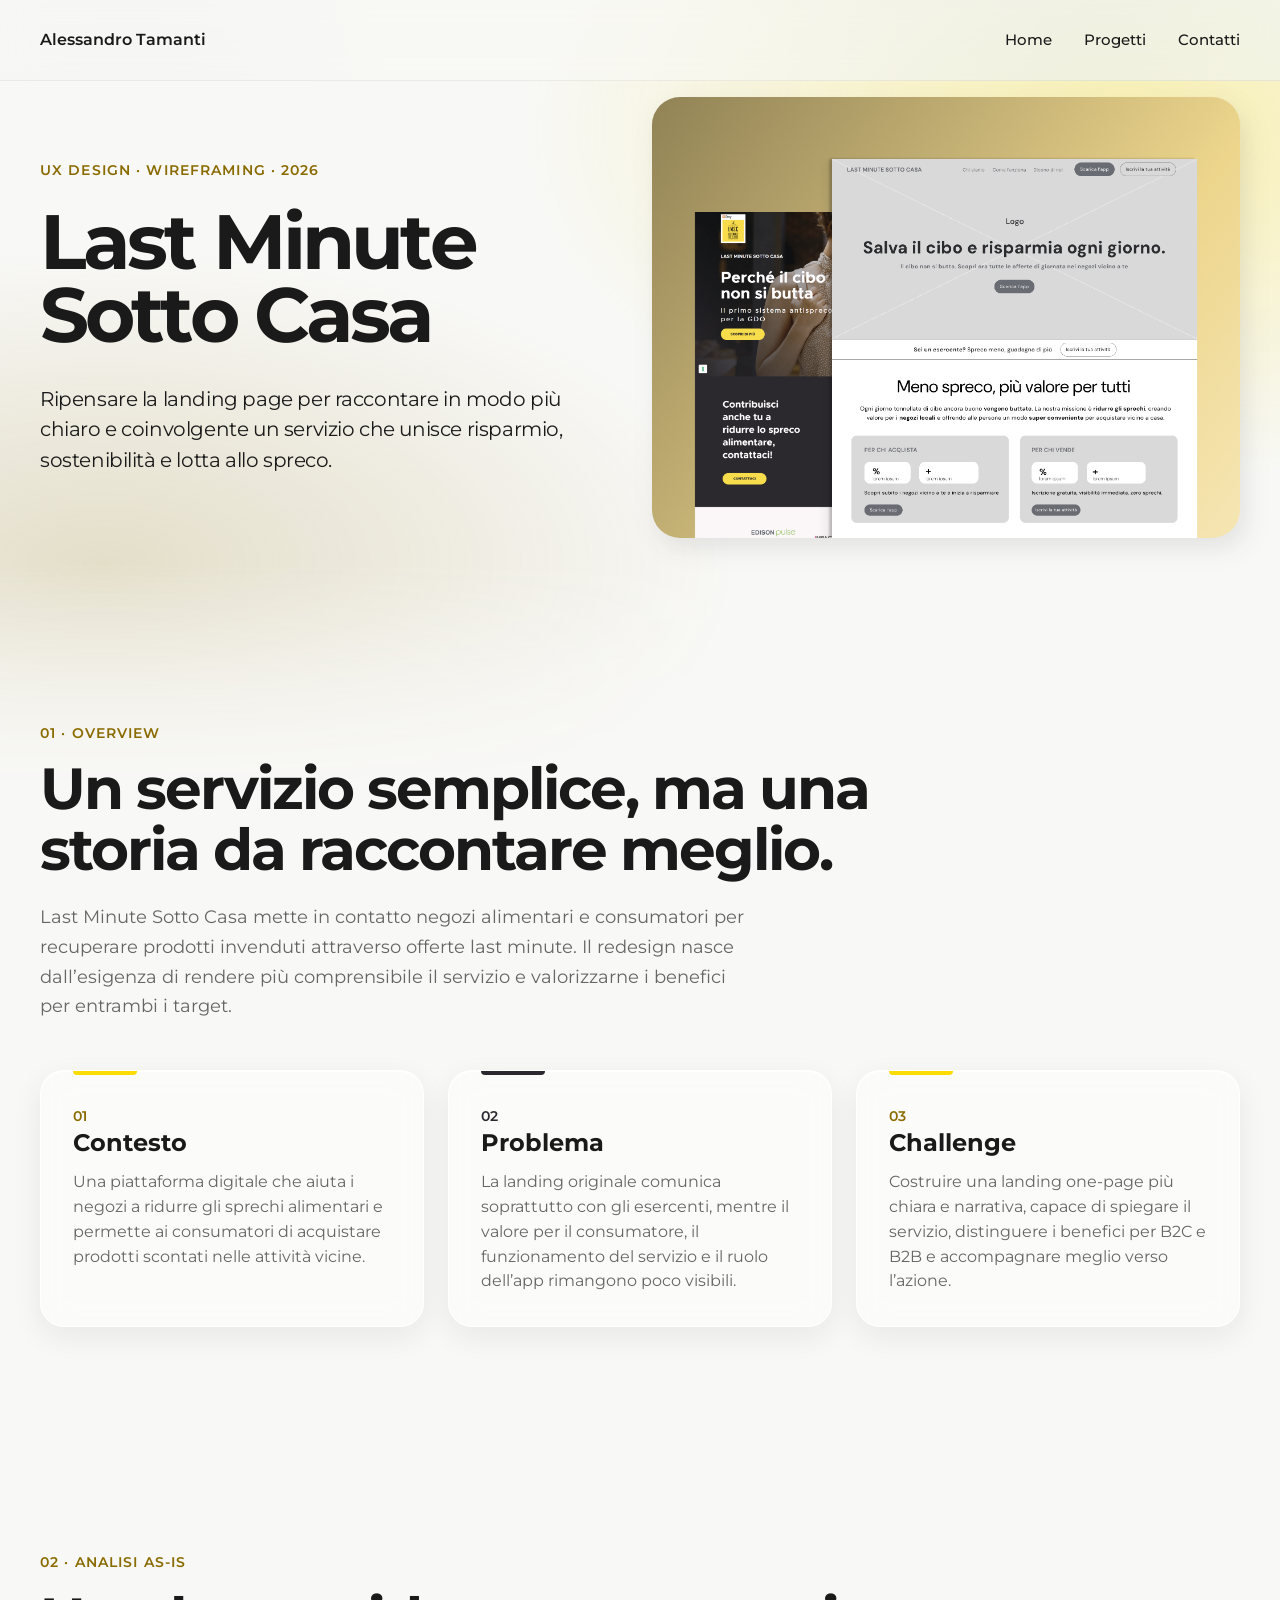
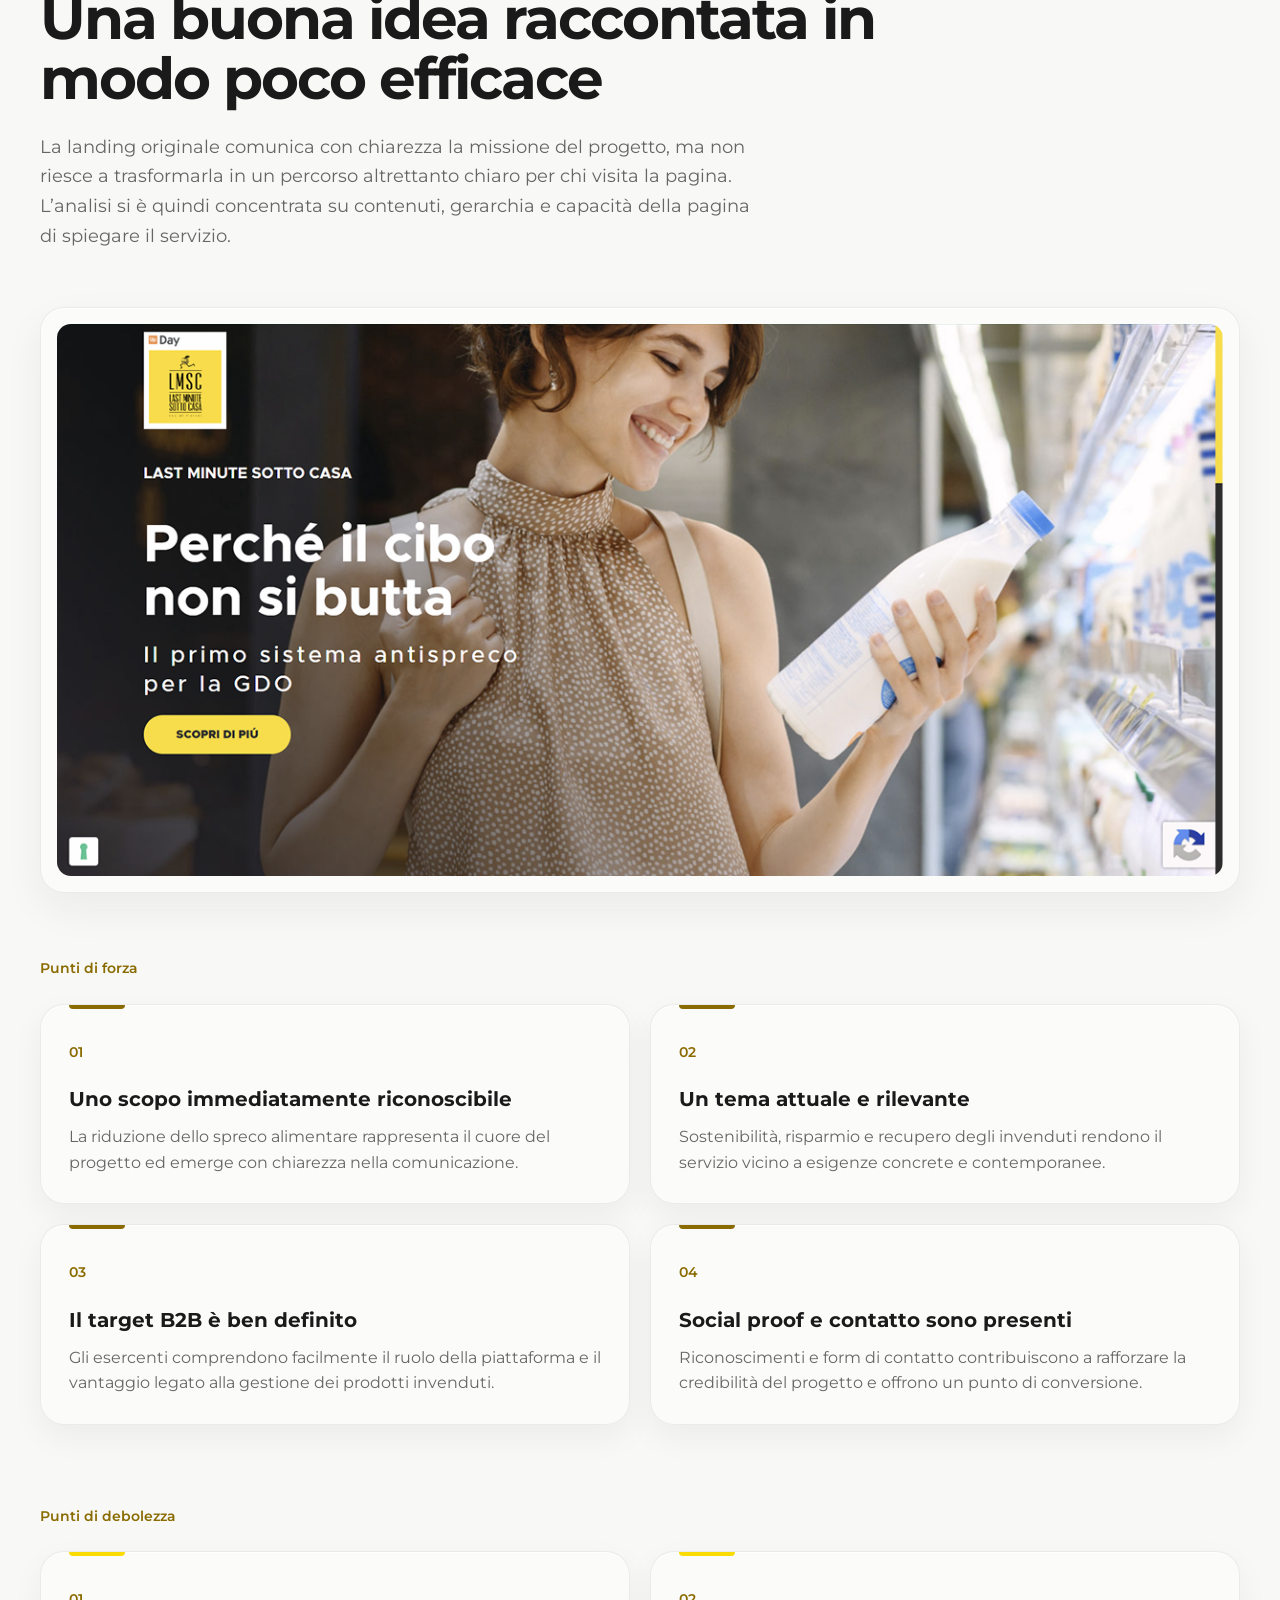
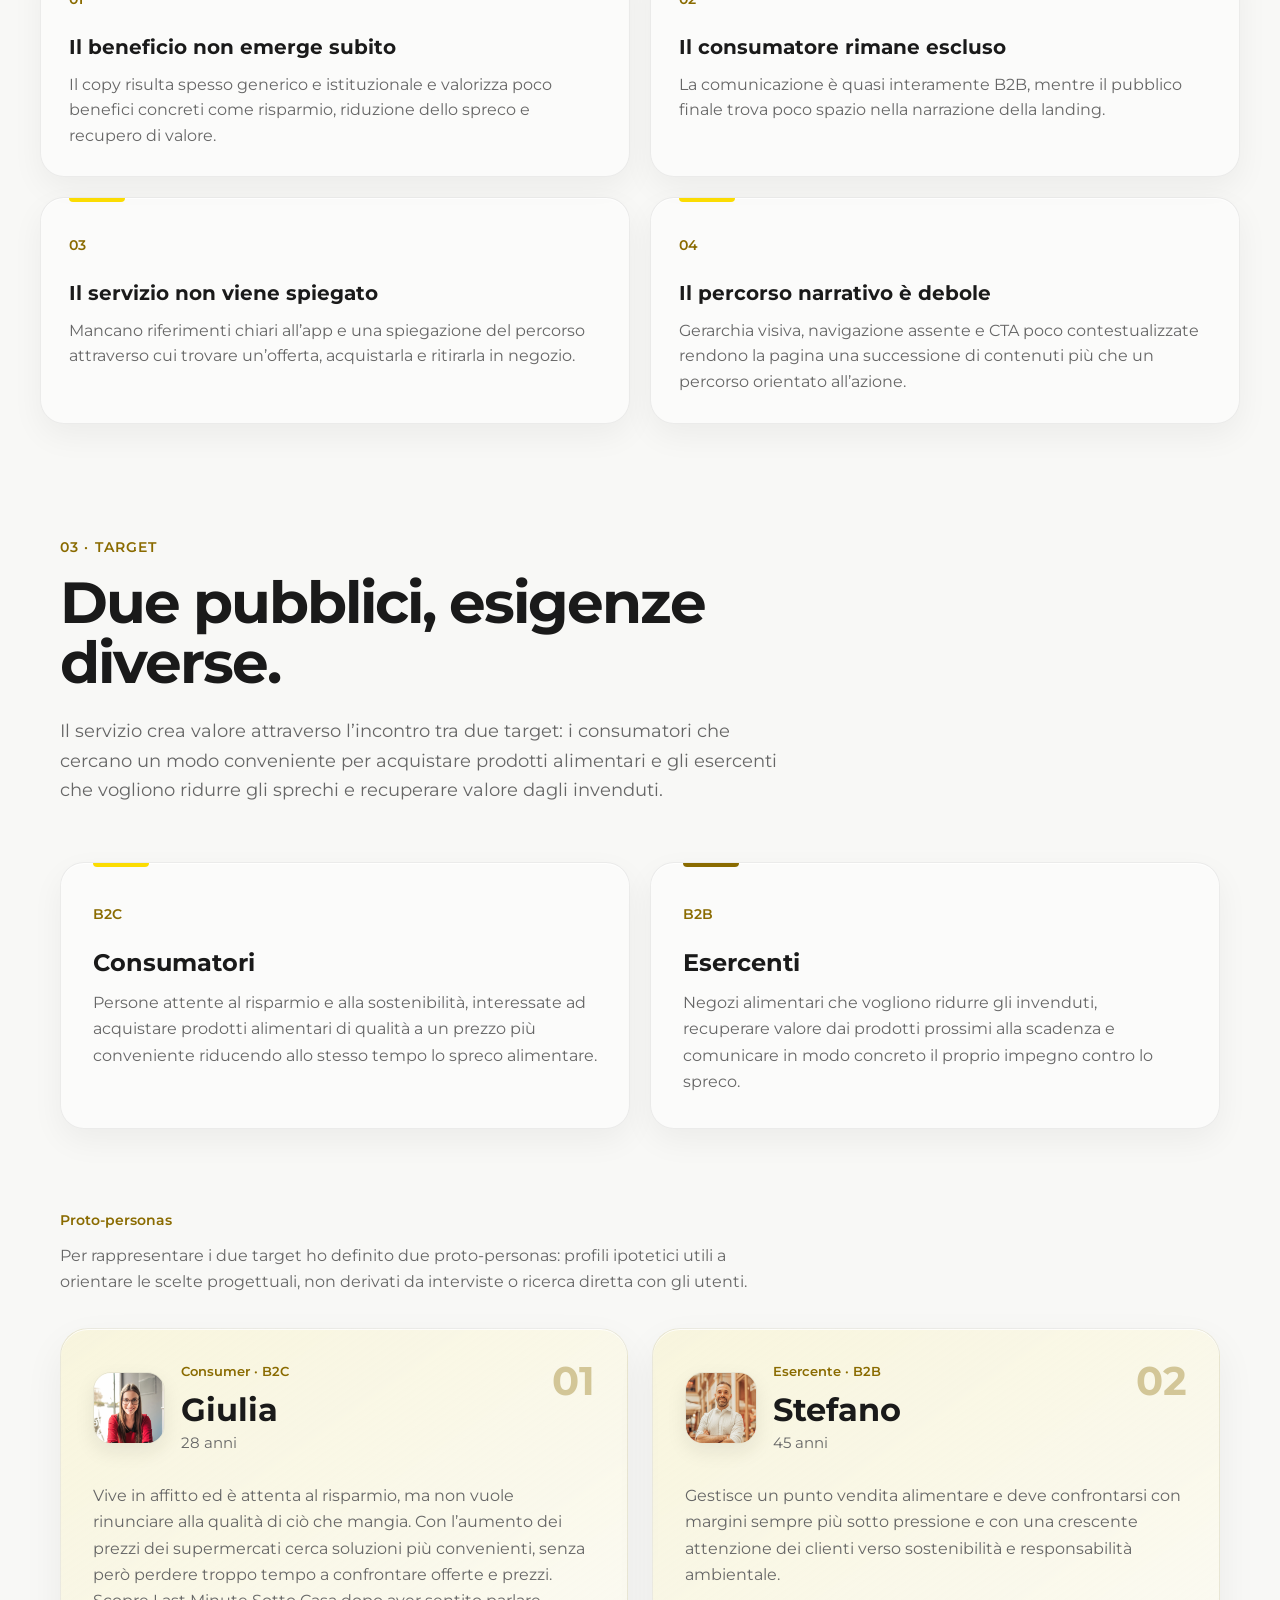
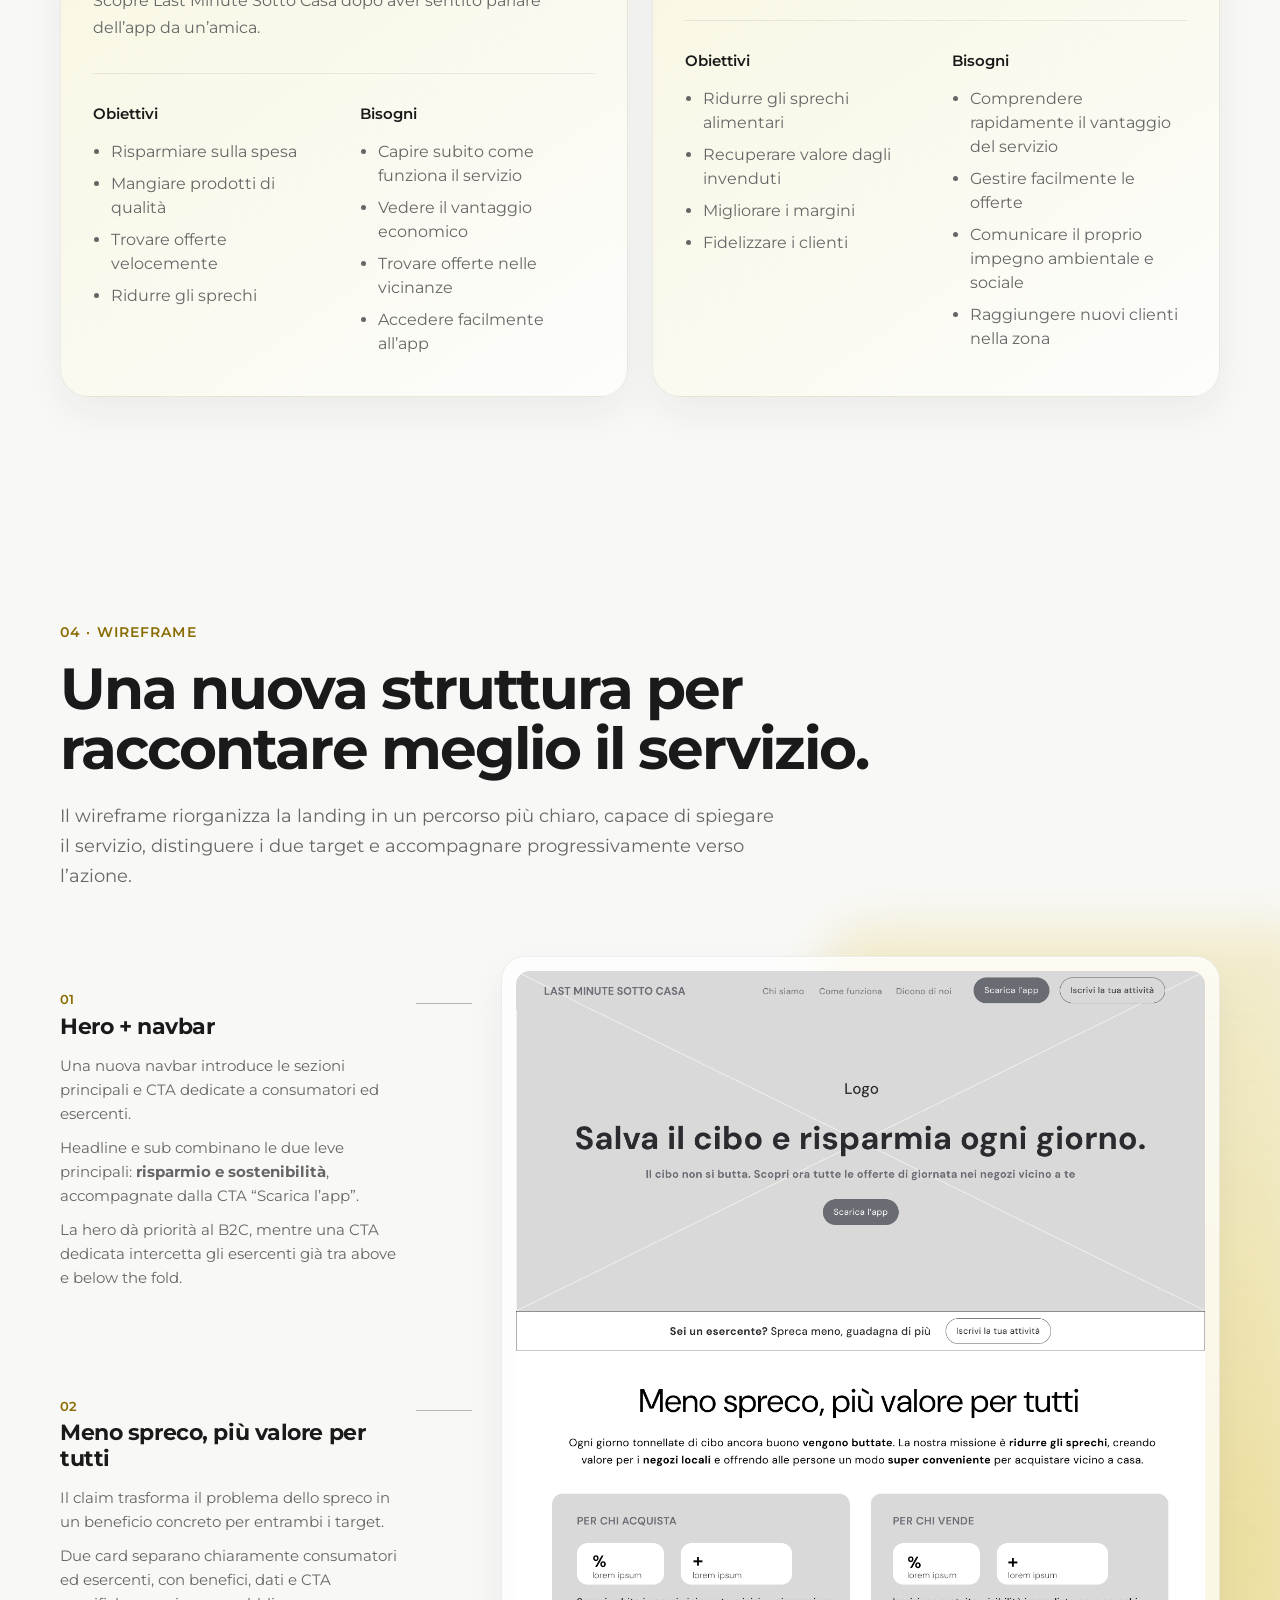
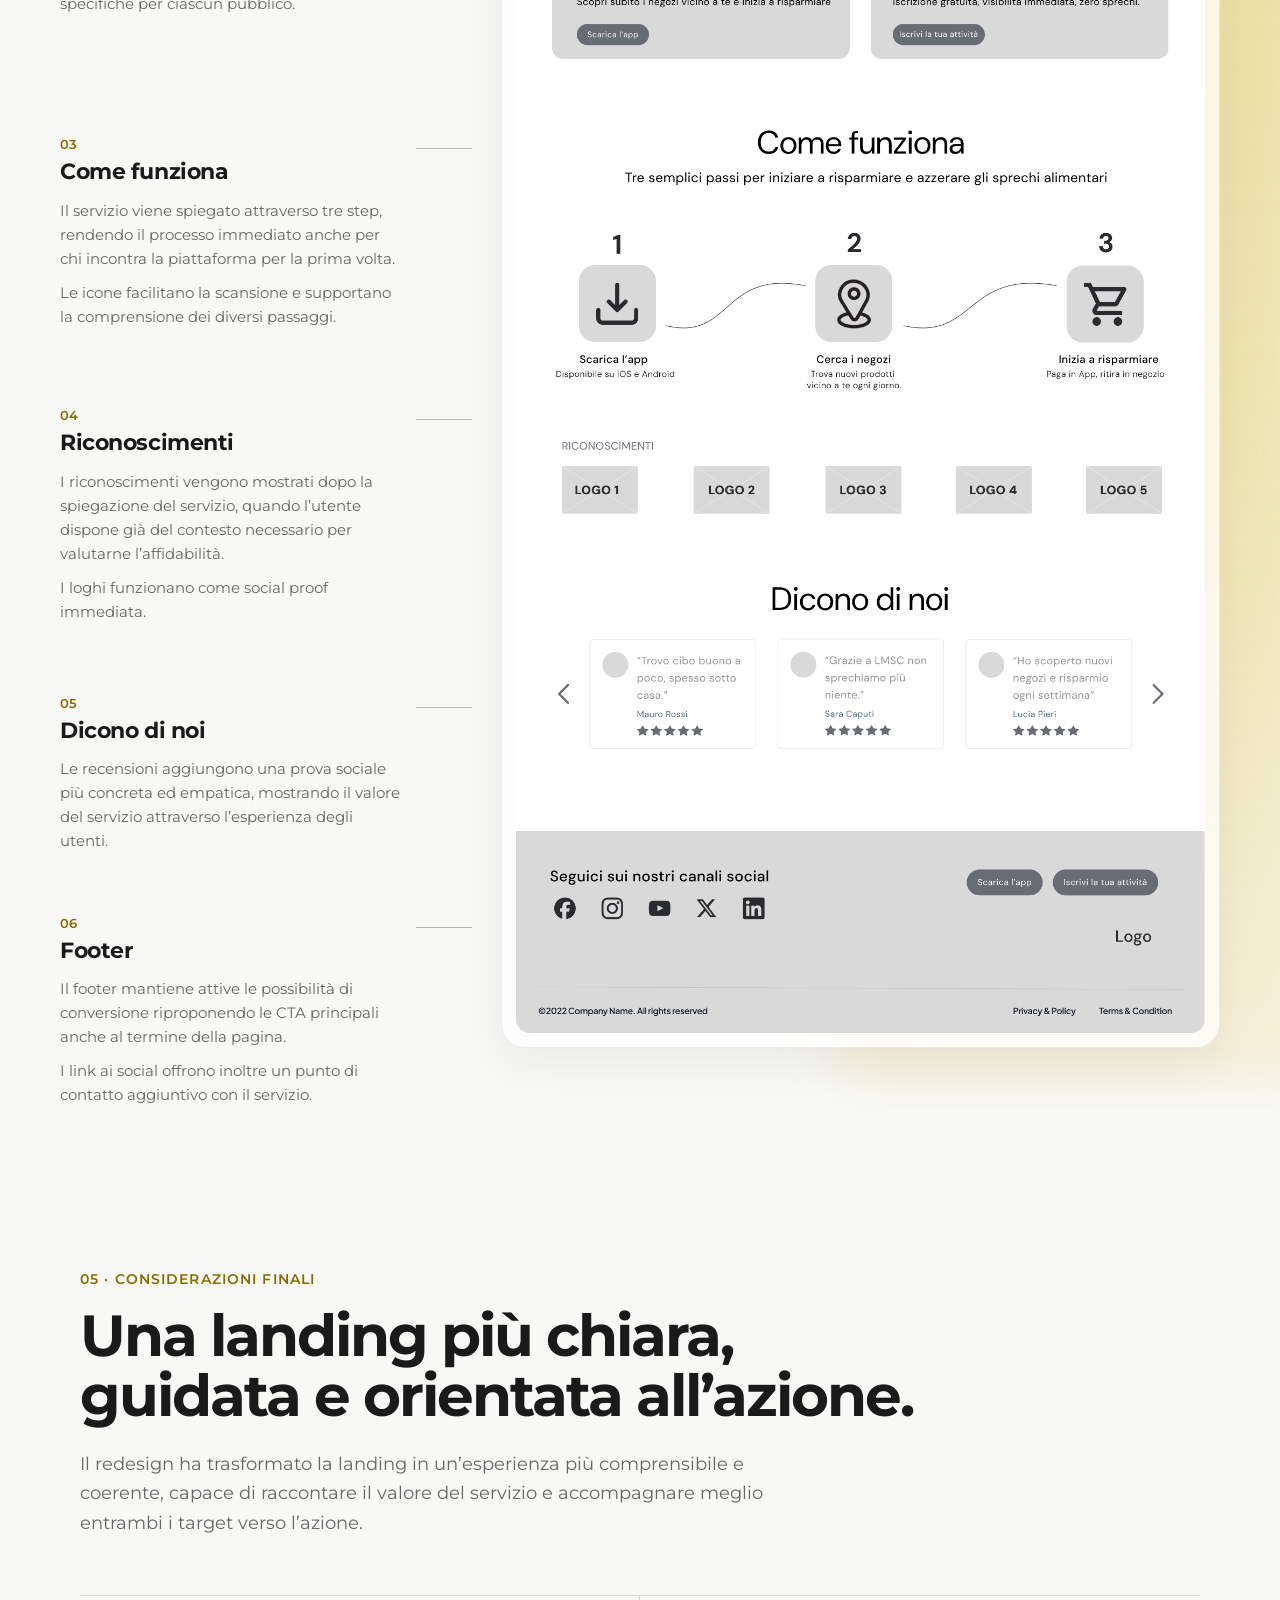
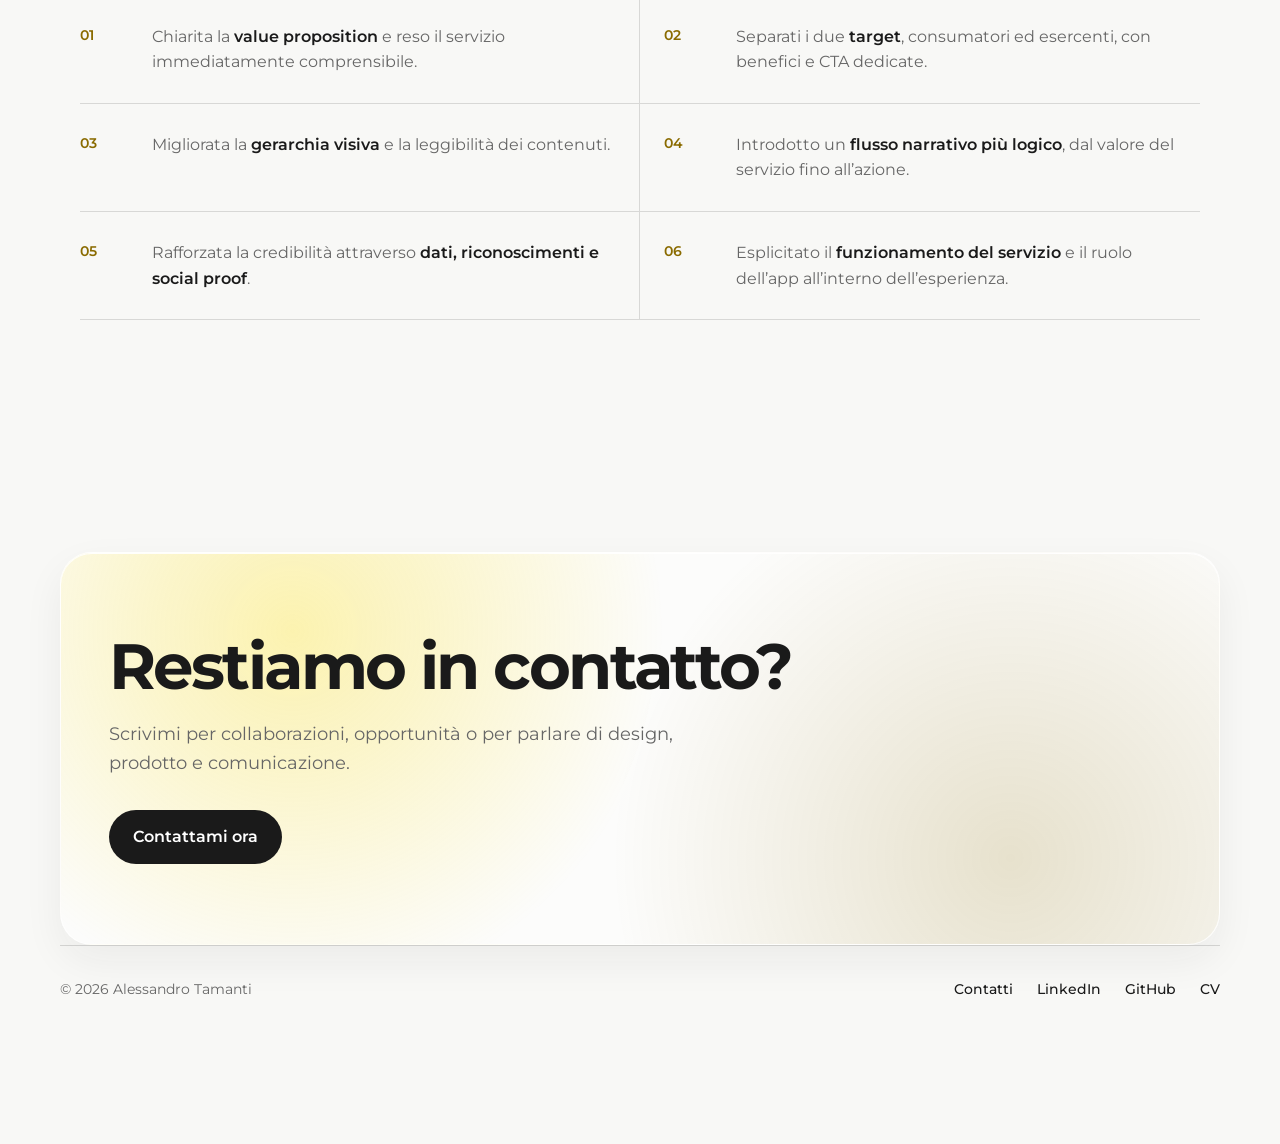
<file: progetti/lmsc.html>
<!DOCTYPE html>
<html lang="it">

<head>
    <meta charset="UTF-8">
    <meta name="viewport" content="width=device-width, initial-scale=1.0">

    <title>LMSC — Alessandro Tamanti</title>

    <meta
        name="description"
        content="Wireframing di Last Minute Sotto Casa, piattaforma digitale per la compravendita di prodotti alimentari invenduti a prezzo scontato."
    >

    <link rel="stylesheet" href="../css/style.css">
    <link rel="icon" href="../favicon/favicon.png" type="image/svg+xml">
</head>

<body>

    <header>
        <nav>
            <div class="container">

                <a href="../index.html" class="logo">
                    Alessandro Tamanti
                </a>

                <input
                    type="checkbox"
                    id="menu-toggle"
                    class="menu-checkbox"
                >

                <label
                    for="menu-toggle"
                    class="menu-toggle"
                    aria-label="Apri menu"
                >
                    <span class="menu-open">☰</span>
                    <span class="menu-close">×</span>
                </label>

                <div class="nav-links">
                    <a href="../index.html">Home</a>
                    <a href="../progetti.html">Progetti</a>
                    <a href="../contatti.html">Contatti</a>
                </div>

            </div>
        </nav>
    </header>

    <main class="project-case project-case--lmsc">

    <!-- ========================================
         HERO
    ======================================== -->

    <section class="case-hero">

        <div class="case-hero-intro">

            <p class="case-eyebrow">
                UX Design · Wireframing · 2026
            </p>

            <h1>
                Last Minute<br>
                Sotto Casa
            </h1>

            <p class="case-hero-description">
                Ripensare la landing page per raccontare in modo più chiaro e
                coinvolgente un servizio che unisce risparmio,
                sostenibilità e lotta allo spreco.
            </p>


        </div>


        <div class="case-hero-image">
            <img
                src="../immagini/hero-LMSC.png"
                alt="Redesign della landing page Last Minute Sotto Casa"
            >
        </div>

    </section>


    <!-- ========================================
         01 · OVERVIEW
    ======================================== -->

    <section class="case-section case-overview">

        <div class="case-section-heading">

            <p class="case-eyebrow">
                01 · Overview
            </p>

            <h2>
                Un servizio semplice, ma una storia da raccontare meglio.
            </h2>

            <p class="case-section-description">
                Last Minute Sotto Casa mette in contatto negozi alimentari
                e consumatori per recuperare prodotti invenduti attraverso
                offerte last minute. Il redesign nasce dall’esigenza di
                rendere più comprensibile il servizio e valorizzarne i
                benefici per entrambi i target.
            </p>

        </div>


        <div class="case-overview-grid">

            <article class="case-overview-card">

                <span class="case-card-number">01</span>

                <h3>Contesto</h3>

                <p>
                    Una piattaforma digitale che aiuta i negozi a ridurre
                    gli sprechi alimentari e permette ai consumatori di
                    acquistare prodotti scontati nelle attività vicine.
                </p>

            </article>


            <article class="case-overview-card">

                <span class="case-card-number">02</span>

                <h3>Problema</h3>

                <p>
                    La landing originale comunica soprattutto con gli
                    esercenti, mentre il valore per il consumatore,
                    il funzionamento del servizio e il ruolo dell’app
                    rimangono poco visibili.
                </p>

            </article>


            <article class="case-overview-card">

                <span class="case-card-number">03</span>

                <h3>Challenge</h3>

                <p>
                    Costruire una landing one-page più chiara e narrativa,
                    capace di spiegare il servizio, distinguere i benefici
                    per B2C e B2B e accompagnare meglio verso l’azione.
                </p>

            </article>

        </div>

    </section>

    <!-- ========================================
     02 · ANALISI AS-IS
======================================== -->

<section class="case-section case-as-is">

    <div class="case-section-heading">

        <p class="case-eyebrow">
            02 · Analisi As-Is
        </p>

        <h2>
            Una buona idea raccontata in modo poco efficace
        </h2>

        <p class="case-section-description">
            La landing originale comunica con chiarezza la missione del progetto,
            ma non riesce a trasformarla in un percorso altrettanto chiaro per
            chi visita la pagina. L’analisi si è quindi concentrata su contenuti,
            gerarchia e capacità della pagina di spiegare il servizio.
        </p>

    </div>


    <!-- SCREEN SITO ORIGINALE -->

 <a
    class="case-as-is-visual"
    href="https://www.lastminutesottocasa.it/"
    target="_blank"
    rel="noopener noreferrer"
    aria-label="Visita il sito originale di Last Minute Sotto Casa"
>

    <img
        src="../immagini/landing-page-lmsc.png"
        alt="Landing page originale di Last Minute Sotto Casa"
    >

</a>


    <!-- ========================================
     PUNTI DI FORZA / DEBOLEZZA
======================================== -->

<div class="case-as-is-analysis">

    <!-- PUNTI DI FORZA -->

        <div class="case-as-is-group case-as-is-group--strengths">
        


        <p class="case-as-is-label">
            Punti di forza
        </p>

        <div class="case-as-is-grid">

            <article class="case-as-is-card">
                <span>01</span>

                <h3>Uno scopo immediatamente riconoscibile</h3>

                <p>
                    La riduzione dello spreco alimentare rappresenta
                    il cuore del progetto ed emerge con chiarezza
                    nella comunicazione.
                </p>
            </article>


            <article class="case-as-is-card">
                <span>02</span>

                <h3>Un tema attuale e rilevante</h3>

                <p>
                    Sostenibilità, risparmio e recupero degli invenduti
                    rendono il servizio vicino a esigenze concrete
                    e contemporanee.
                </p>
            </article>


            <article class="case-as-is-card">
                <span>03</span>

                <h3>Il target B2B è ben definito</h3>

                <p>
                    Gli esercenti comprendono facilmente il ruolo
                    della piattaforma e il vantaggio legato alla
                    gestione dei prodotti invenduti.
                </p>
            </article>


            <article class="case-as-is-card">
                <span>04</span>

                <h3>Social proof e contatto sono presenti</h3>

                <p>
                    Riconoscimenti e form di contatto contribuiscono
                    a rafforzare la credibilità del progetto e
                    offrono un punto di conversione.
                </p>
            </article>

        </div>

    </div>


    <!-- PUNTI DI DEBOLEZZA -->

        <div class="case-as-is-group case-as-is-group--weaknesses">

        <p class="case-as-is-label">
            Punti di debolezza
        </p>

        <div class="case-as-is-grid">

            <article class="case-as-is-card">
                <span>01</span>

                <h3>Il beneficio non emerge subito</h3>

                <p>
                    Il copy risulta spesso generico e istituzionale
                    e valorizza poco benefici concreti come risparmio,
                    riduzione dello spreco e recupero di valore.
                </p>
            </article>


            <article class="case-as-is-card">
                <span>02</span>

                <h3>Il consumatore rimane escluso</h3>

                <p>
                    La comunicazione è quasi interamente B2B,
                    mentre il pubblico finale trova poco spazio
                    nella narrazione della landing.
                </p>
            </article>


            <article class="case-as-is-card">
                <span>03</span>

                <h3>Il servizio non viene spiegato</h3>

                <p>
                    Mancano riferimenti chiari all’app e una spiegazione
                    del percorso attraverso cui trovare un’offerta,
                    acquistarla e ritirarla in negozio.
                </p>
            </article>


            <article class="case-as-is-card">
                <span>04</span>

                <h3>Il percorso narrativo è debole</h3>

                <p>
                    Gerarchia visiva, navigazione assente e CTA poco
                    contestualizzate rendono la pagina una successione
                    di contenuti più che un percorso orientato all’azione.
                </p>
            </article>

        </div>

    </div>

</div>

<!-- ========================================
     03 · TARGET E PROTO-PERSONAS
======================================== -->

<section class="case-section case-targets">

    <div class="case-section-heading">

        <p class="case-eyebrow">
            03 · Target
        </p>

        <h2>
            Due pubblici, esigenze diverse.
        </h2>

        <p class="case-section-description">
            Il servizio crea valore attraverso l’incontro tra due target:
            i consumatori che cercano un modo conveniente per acquistare
            prodotti alimentari e gli esercenti che vogliono ridurre
            gli sprechi e recuperare valore dagli invenduti.
        </p>

    </div>


    <!-- TARGET -->

    <div class="case-target-grid">

        <article class="case-target-card">

            <span class="case-target-type">
                B2C
            </span>

            <h3>
                Consumatori
            </h3>

            <p>
                Persone attente al risparmio e alla sostenibilità,
                interessate ad acquistare prodotti alimentari di qualità
                a un prezzo più conveniente riducendo allo stesso tempo
                lo spreco alimentare.
            </p>

        </article>


        <article class="case-target-card">

            <span class="case-target-type">
                B2B
            </span>

            <h3>
                Esercenti
            </h3>

            <p>
                Negozi alimentari che vogliono ridurre gli invenduti,
                recuperare valore dai prodotti prossimi alla scadenza
                e comunicare in modo concreto il proprio impegno
                contro lo spreco.
            </p>

        </article>

    </div>


    <!-- PROTO-PERSONAS -->

    <div class="case-proto-header">

        <p class="case-as-is-label">
            Proto-personas
        </p>

        <p>
            Per rappresentare i due target ho definito due proto-personas:
            profili ipotetici utili a orientare le scelte progettuali,
            non derivati da interviste o ricerca diretta con gli utenti.
        </p>

    </div>


    <div class="case-proto-grid">


        <!-- GIULIA -->

        <article class="case-proto-card">

           <div class="case-proto-top">

    <div class="case-proto-identity">

        <img
            class="case-proto-avatar"
            src="../immagini/giulia-protopersona.jpg"
            alt="Ritratto rappresentativo di Giulia"
        >

        <div class="case-proto-person">

            <span class="case-proto-role">
                Consumer · B2C
            </span>

            <h3>Giulia</h3>

            <p class="case-proto-age">
                28 anni
            </p>

        </div>

    </div>

    <span class="case-proto-number">
        01
    </span>

</div>


            <p class="case-proto-description">
                Vive in affitto ed è attenta al risparmio, ma non vuole
                rinunciare alla qualità di ciò che mangia. Con l’aumento
                dei prezzi dei supermercati cerca soluzioni più convenienti,
                senza però perdere troppo tempo a confrontare offerte
                e prezzi. Scopre Last Minute Sotto Casa dopo aver sentito
                parlare dell’app da un’amica.
            </p>


            <div class="case-proto-details">

                <div>
                    <h4>Obiettivi</h4>

                    <ul>
                        <li>Risparmiare sulla spesa</li>
                        <li>Mangiare prodotti di qualità</li>
                        <li>Trovare offerte velocemente</li>
                        <li>Ridurre gli sprechi</li>
                    </ul>
                </div>


                <div>
                    <h4>Bisogni</h4>

                    <ul>
                        <li>Capire subito come funziona il servizio</li>
                        <li>Vedere il vantaggio economico</li>
                        <li>Trovare offerte nelle vicinanze</li>
                        <li>Accedere facilmente all’app</li>
                    </ul>
                </div>

            </div>

        </article>


        <!-- STEFANO -->

        <article class="case-proto-card">

            <div class="case-proto-top">

    <div class="case-proto-identity">

        <img
            class="case-proto-avatar"
            src="../immagini/stefano-protopersona.jpg"
            alt="Ritratto rappresentativo di Stefano"
        >

        <div class="case-proto-person">

            <span class="case-proto-role">
                Esercente · B2B
            </span>

            <h3>Stefano</h3>

            <p class="case-proto-age">
                45 anni
            </p>

        </div>

    </div>

    <span class="case-proto-number">
        02
    </span>

</div>


            <p class="case-proto-description">
                Gestisce un punto vendita alimentare e deve confrontarsi
                con margini sempre più sotto pressione e con una crescente
                attenzione dei clienti verso sostenibilità e responsabilità
                ambientale.
            </p>


            <div class="case-proto-details">

                <div>
                    <h4>Obiettivi</h4>

                    <ul>
                        <li>Ridurre gli sprechi alimentari</li>
                        <li>Recuperare valore dagli invenduti</li>
                        <li>Migliorare i margini</li>
                        <li>Fidelizzare i clienti</li>
                    </ul>
                </div>


                <div>
                    <h4>Bisogni</h4>

                    <ul>
                        <li>Comprendere rapidamente il vantaggio del servizio</li>
                        <li>Gestire facilmente le offerte</li>
                        <li>Comunicare il proprio impegno ambientale e sociale</li>
                        <li>Raggiungere nuovi clienti nella zona</li>
                    </ul>
                </div>

            </div>

        </article>

    </div>

</section>

<!-- ========================================
     04 · WIREFRAME
======================================== -->

<section class="case-section case-wireframe">

    <div class="case-section-heading">

        <p class="case-eyebrow">
            04 · Wireframe
        </p>

        <h2>
            Una nuova struttura per raccontare meglio il servizio.
        </h2>

        <p class="case-section-description">
            Il wireframe riorganizza la landing in un percorso più chiaro,
            capace di spiegare il servizio, distinguere i due target
            e accompagnare progressivamente verso l’azione.
        </p>

    </div>


    <div class="wireframe-story">


        <!-- ========================================
             NOTE
        ======================================== -->

        <div class="wireframe-story-notes">


            <!-- 01 HERO -->

            <article class="wireframe-story-note wireframe-story-note--hero">

                <span>01</span>

                <h3>Hero + navbar</h3>

                <p>
                    Una nuova navbar introduce le sezioni principali
                    e CTA dedicate a consumatori ed esercenti.
                </p>

                <p>
                    Headline e sub combinano le due leve principali:
                    <strong>risparmio e sostenibilità</strong>,
                    accompagnate dalla CTA “Scarica l’app”.
                </p>

                <p>
                    La hero dà priorità al B2C, mentre una CTA dedicata
                    intercetta gli esercenti già tra above e below the fold.
                </p>

            </article>


            <!-- 02 VALORE -->

            <article class="wireframe-story-note wireframe-story-note--value">

                <span>02</span>

                <h3>Meno spreco, più valore per tutti</h3>

                <p>
                    Il claim trasforma il problema dello spreco
                    in un beneficio concreto per entrambi i target.
                </p>

                <p>
                    Due card separano chiaramente consumatori ed esercenti,
                    con benefici, dati e CTA specifiche per ciascun pubblico.
                </p>

            </article>


            <!-- 03 COME FUNZIONA -->

            <article class="wireframe-story-note wireframe-story-note--how">

                <span>03</span>

                <h3>Come funziona</h3>

                <p>
                    Il servizio viene spiegato attraverso tre step,
                    rendendo il processo immediato anche per chi
                    incontra la piattaforma per la prima volta.
                </p>

                <p>
                    Le icone facilitano la scansione e supportano
                    la comprensione dei diversi passaggi.
                </p>

            </article>


            <!-- 04 RICONOSCIMENTI -->

            <article class="wireframe-story-note wireframe-story-note--proof">

                <span>04</span>

                <h3>Riconoscimenti</h3>

                <p>
                    I riconoscimenti vengono mostrati dopo la spiegazione
                    del servizio, quando l’utente dispone già del contesto
                    necessario per valutarne l’affidabilità.
                </p>

                <p>
                    I loghi funzionano come social proof immediata.
                </p>

            </article>


           <!-- 05 DICONO DI NOI -->

<article class="wireframe-story-note wireframe-story-note--reviews">

    <span>05</span>

    <h3>Dicono di noi</h3>

    <p>
        Le recensioni aggiungono una prova sociale
        più concreta ed empatica, mostrando il valore
        del servizio attraverso l’esperienza degli utenti.
    </p>

</article>

<!-- 06 FOOTER -->

<article class="wireframe-story-note wireframe-story-note--footer">

    <span>06</span>

    <h3>Footer</h3>

    <p>
        Il footer mantiene attive le possibilità di conversione
        riproponendo le CTA principali anche al termine della pagina.
    </p>

    <p>
        I link ai social offrono inoltre un punto di contatto
        aggiuntivo con il servizio.
    </p>

</article>

        </div>


        <!-- ========================================
             WIREFRAME COMPLETO
        ======================================== -->

        <div class="wireframe-story-visual">

            <img
                src="../immagini/wireframe-LMSC.png"
                alt="Wireframe completo della nuova landing page di Last Minute Sotto Casa"
            >

        </div>

    </div>

    <!-- ========================================
     05 · CONSIDERAZIONI FINALI
======================================== -->

<section class="case-section case-final">

    <div class="case-section-heading">

        <p class="case-eyebrow">
            05 · Considerazioni finali
        </p>

        <h2>
            Una landing più chiara, guidata e orientata all’azione.
        </h2>

        <p class="case-section-description">
            Il redesign ha trasformato la landing in un’esperienza più
            comprensibile e coerente, capace di raccontare il valore del
            servizio e accompagnare meglio entrambi i target verso l’azione.
        </p>

    </div>


    <div class="case-final-list">

        <div class="case-final-item">
            <span>01</span>
            <p>
                Chiarita la <strong>value proposition</strong> e reso il servizio
                immediatamente comprensibile.
            </p>
        </div>

        <div class="case-final-item">
            <span>02</span>
            <p>
                Separati i due <strong>target</strong>, consumatori ed esercenti,
                con benefici e CTA dedicate.
            </p>
        </div>

        <div class="case-final-item">
            <span>03</span>
            <p>
                Migliorata la <strong>gerarchia visiva</strong> e la leggibilità
                dei contenuti.
            </p>
        </div>

        <div class="case-final-item">
            <span>04</span>
            <p>
                Introdotto un <strong>flusso narrativo più logico</strong>,
                dal valore del servizio fino all’azione.
            </p>
        </div>

        <div class="case-final-item">
            <span>05</span>
            <p>
                Rafforzata la credibilità attraverso
                <strong>dati, riconoscimenti e social proof</strong>.
            </p>
        </div>

        <div class="case-final-item">
            <span>06</span>
            <p>
                Esplicitato il <strong>funzionamento del servizio</strong>
                e il ruolo dell’app all’interno dell’esperienza.
            </p>
        </div>

    </div>

</section>

</section>

<!-- ========================================
     CONTACT CTA
======================================== -->

<section class="case-contact case-contact--lmsc">

    <div class="case-contact-inner">


        <h2>
            Restiamo in contatto?
        </h2>

        <p>
            Scrivimi per collaborazioni, opportunità o per parlare di design, prodotto e comunicazione.
        </p>

        <a href="../contatti.html" class="button">
            Contattami ora
        </a>

    </div>

</section>


 <footer class="footer">

        <div class="footer-content">

            <p class="footer-copyright">
                © 2026 Alessandro Tamanti
            </p>

            <div class="footer-links">

                <a href="../contatti.html">Contatti</a>

                <a
                    href="https://www.linkedin.com/in/alessandro-tamanti-885a18277/"
                    target="_blank"
                    rel="noopener noreferrer"
                >
                    LinkedIn
                </a>

                <a href="https://github.com/alessandrotamanti/Portfolio" target="_blank" rel="noopener noreferrer">
                    GitHub
                </a>

                <a
                    href="https://alessandrotamanti.github.io/Portfolio/documenti/alessandro-tamanti-cv.pdf"
                    download
                >
                    CV
                </a>

            </div>

        </div>

        </footer>

</main>

</body>
</html>
</file>
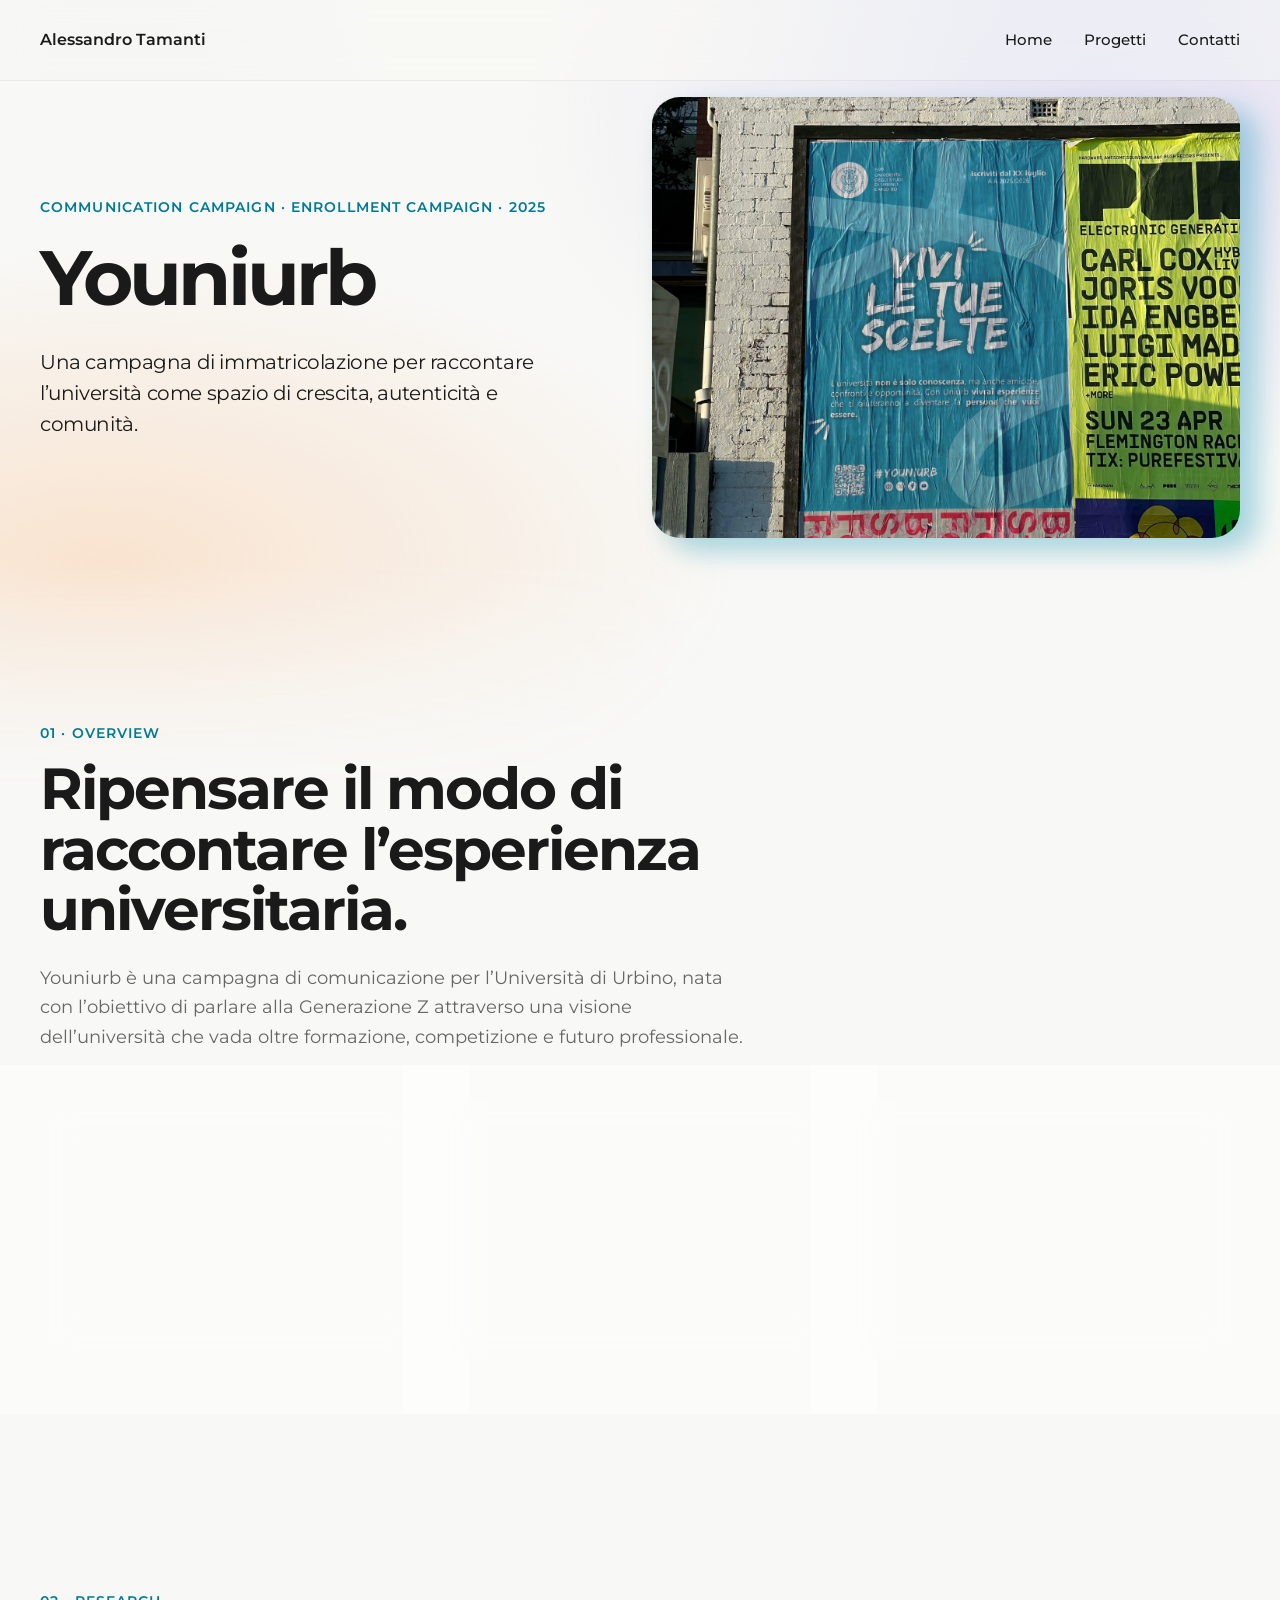
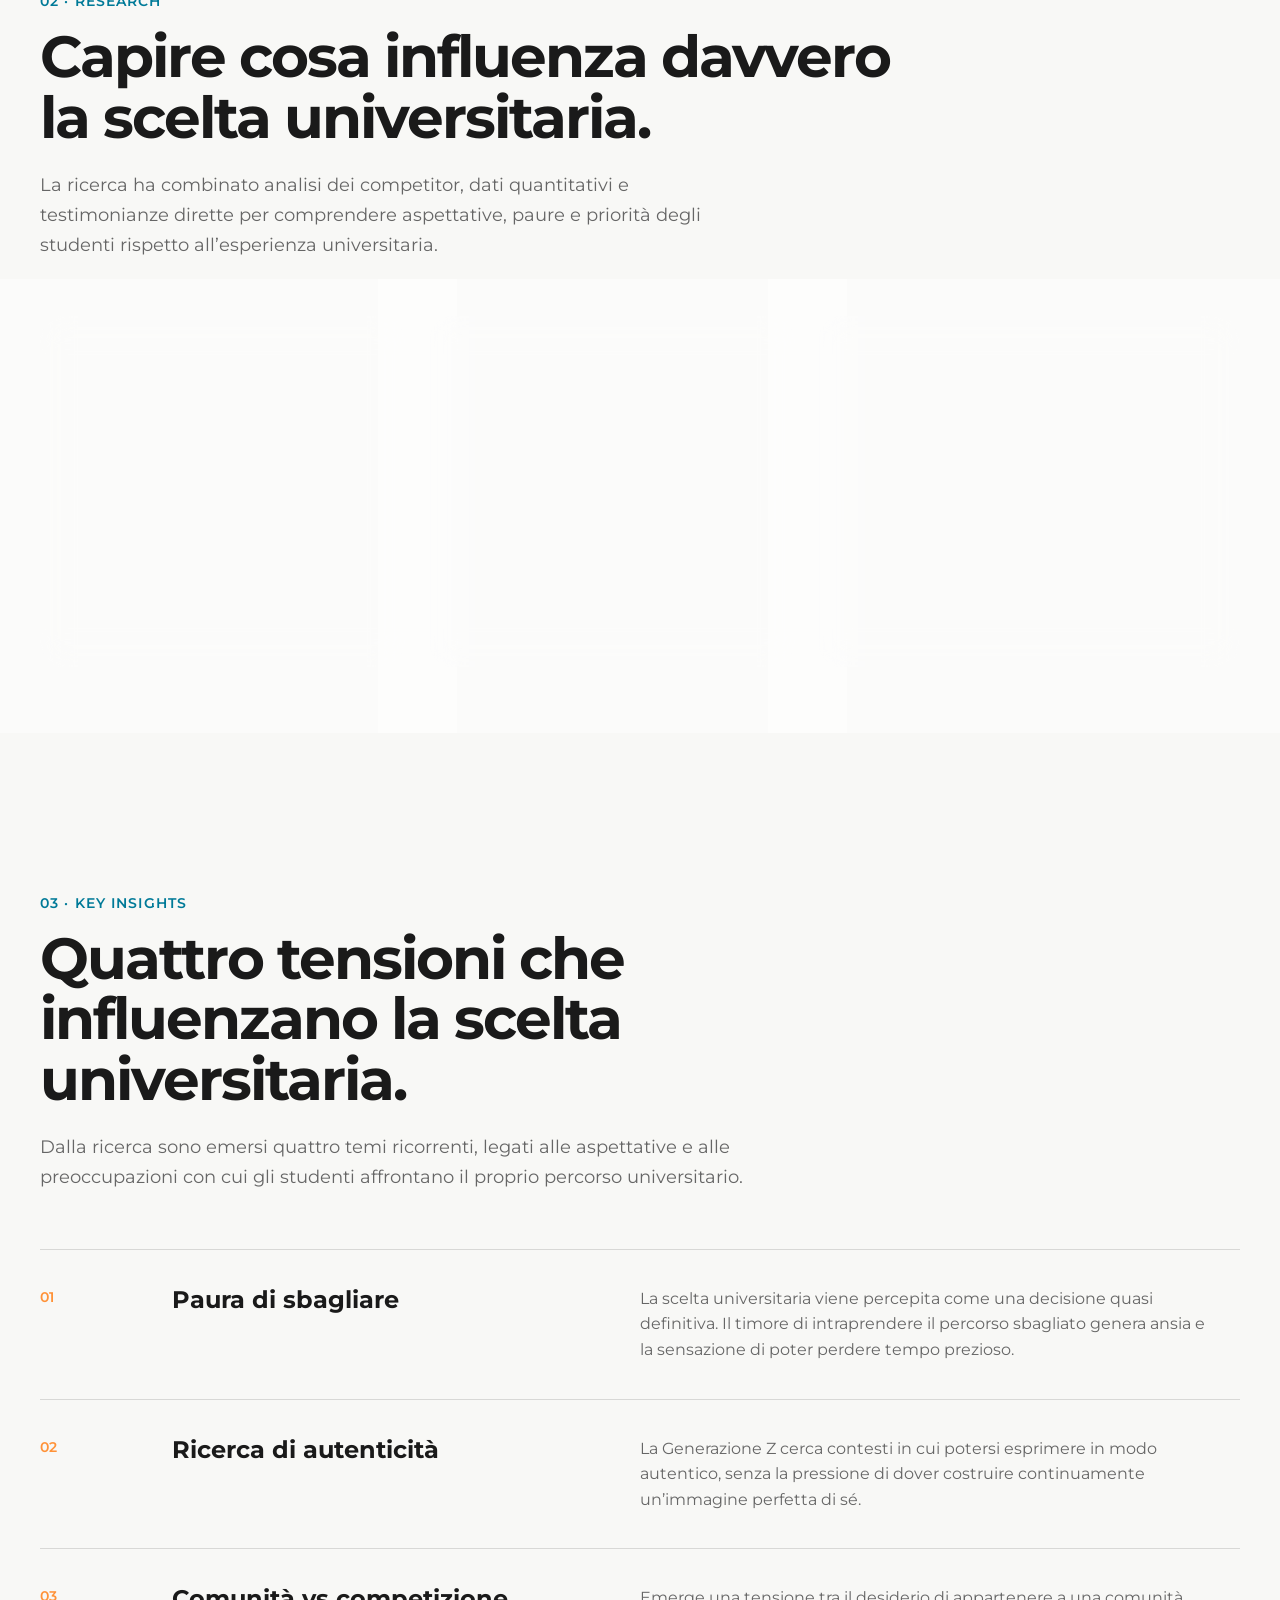
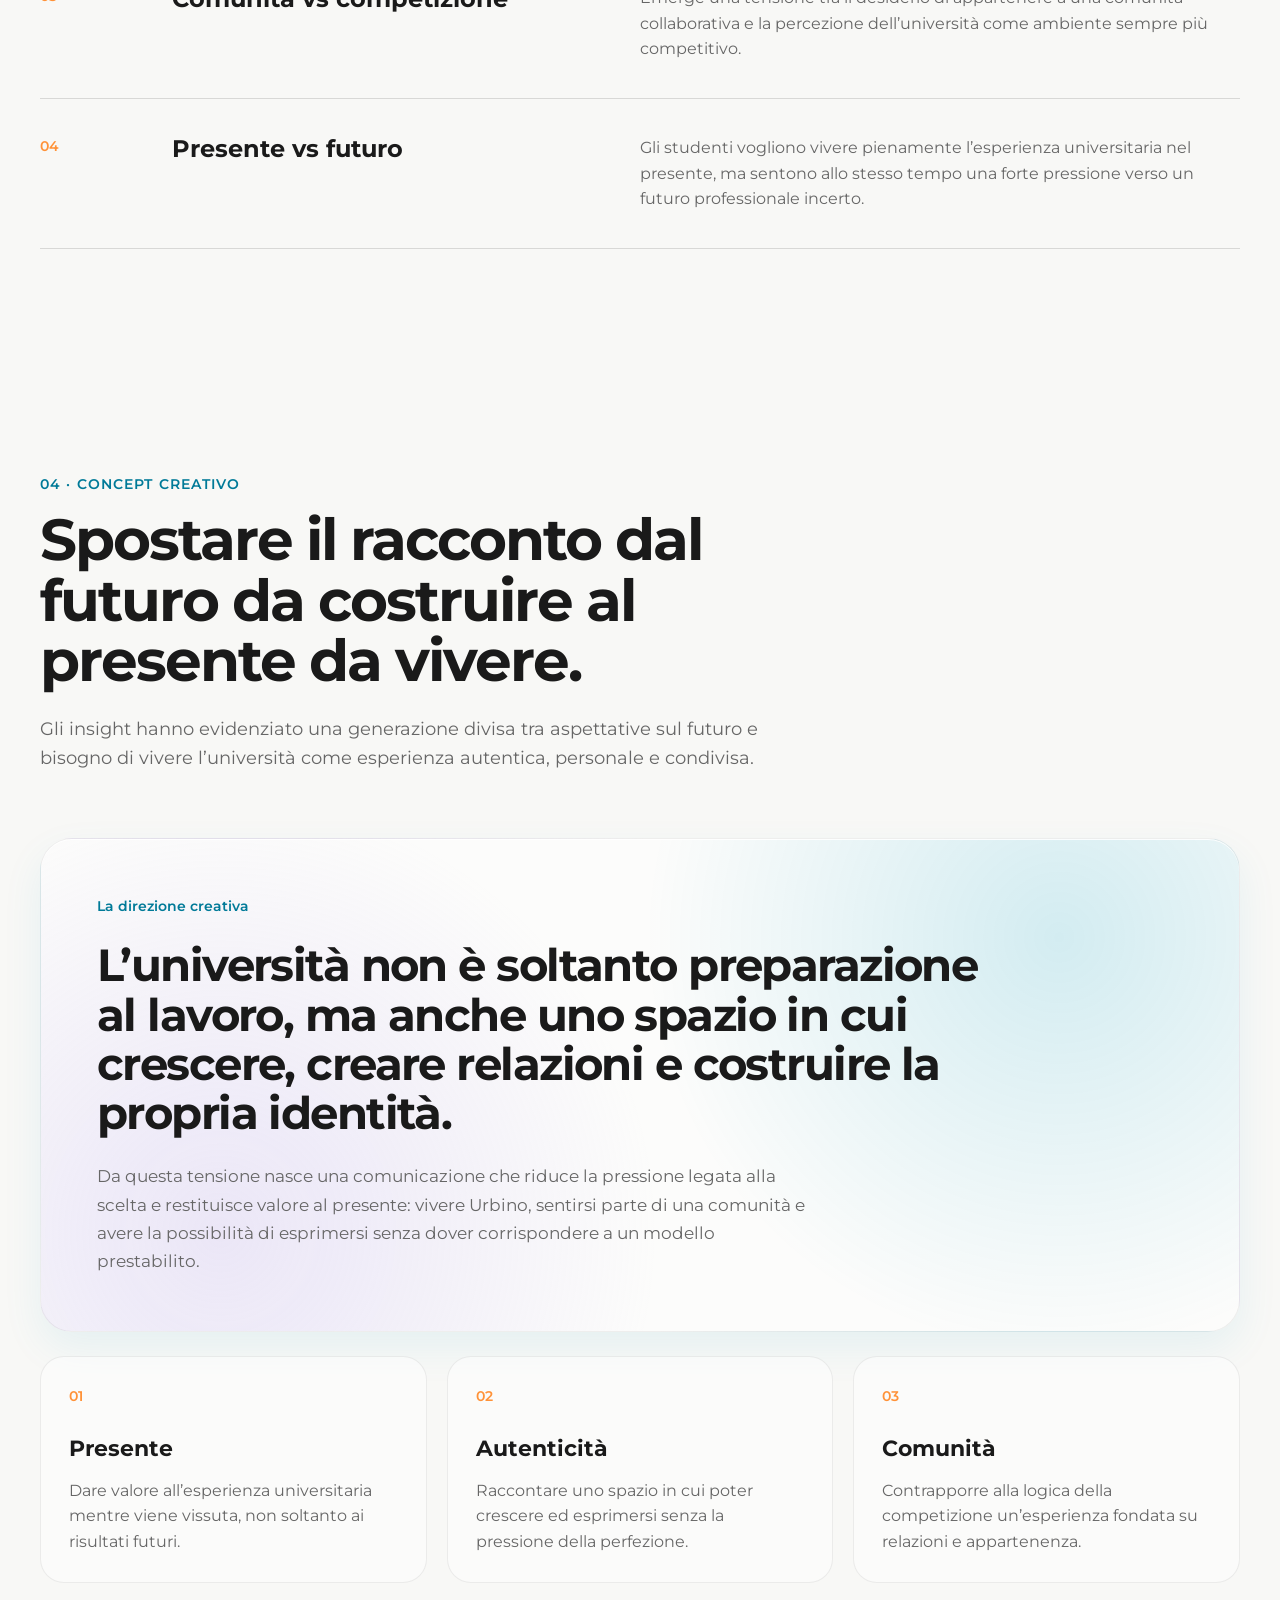
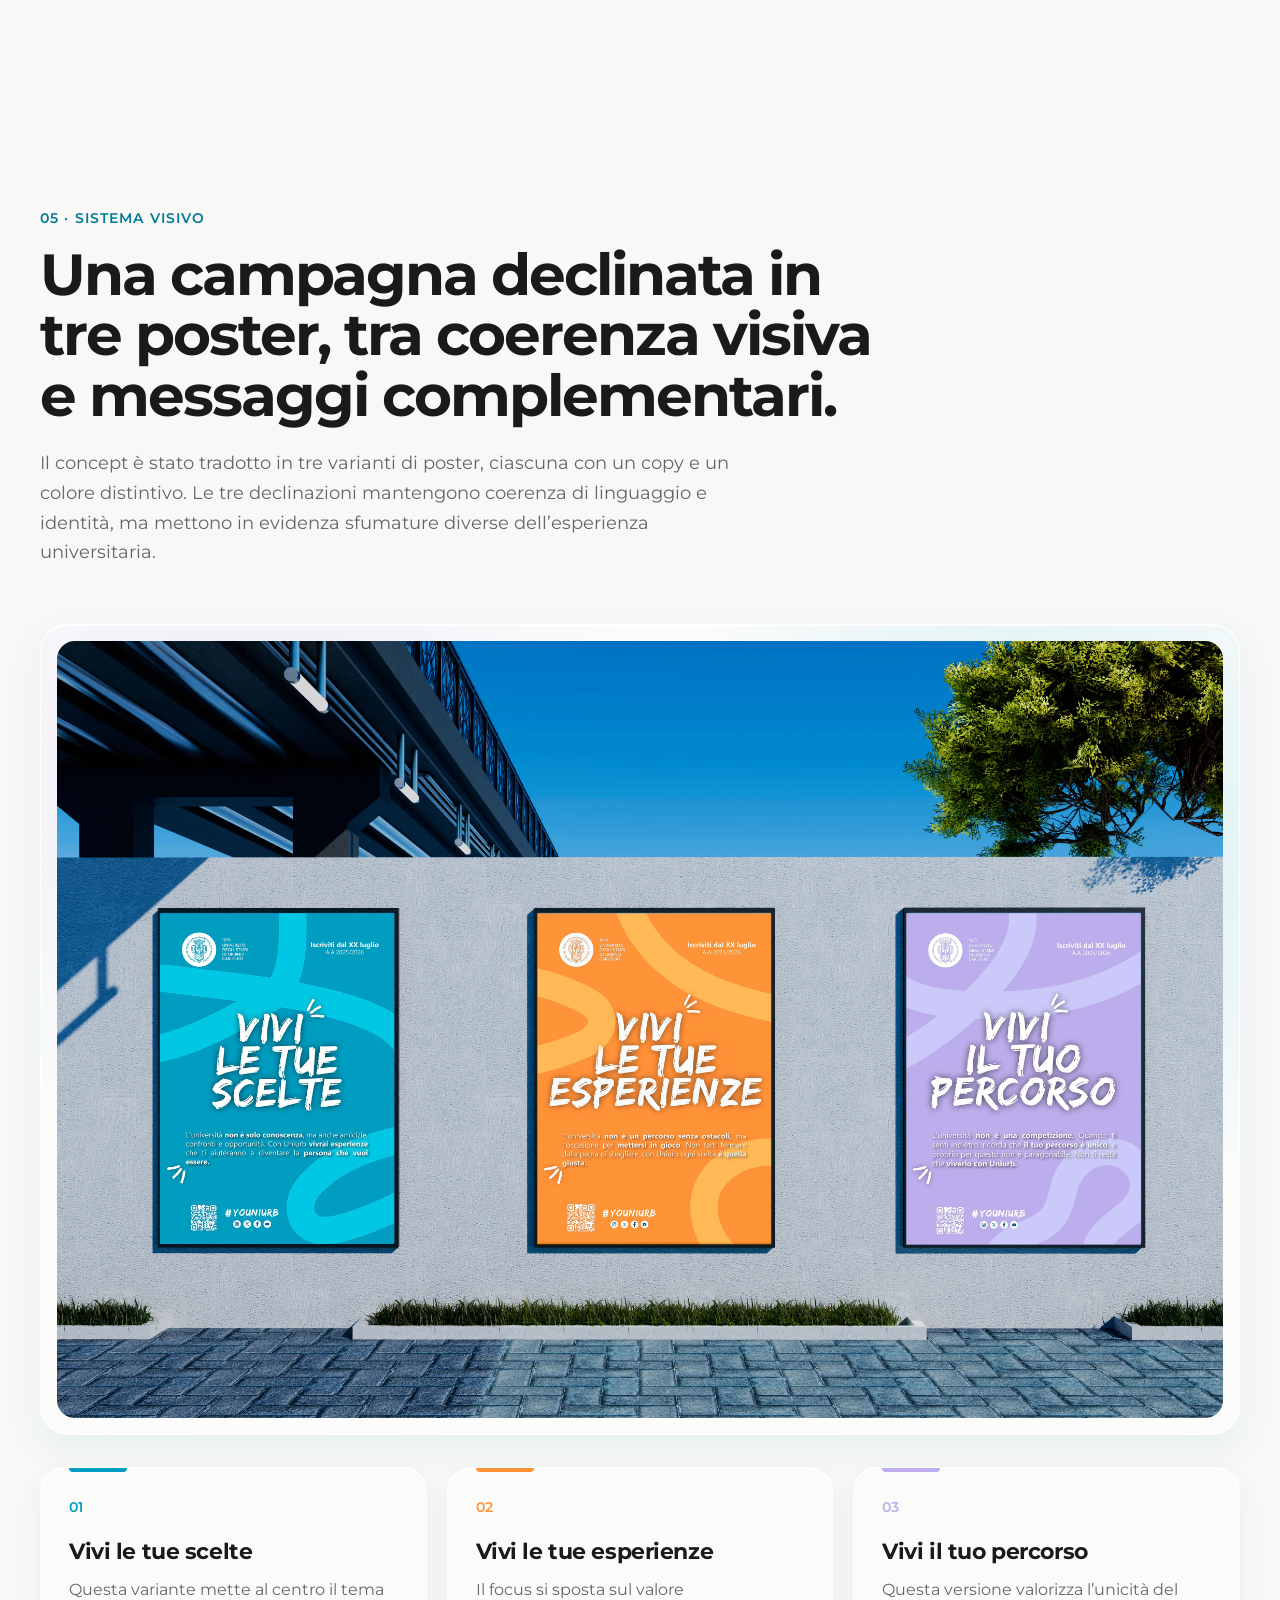
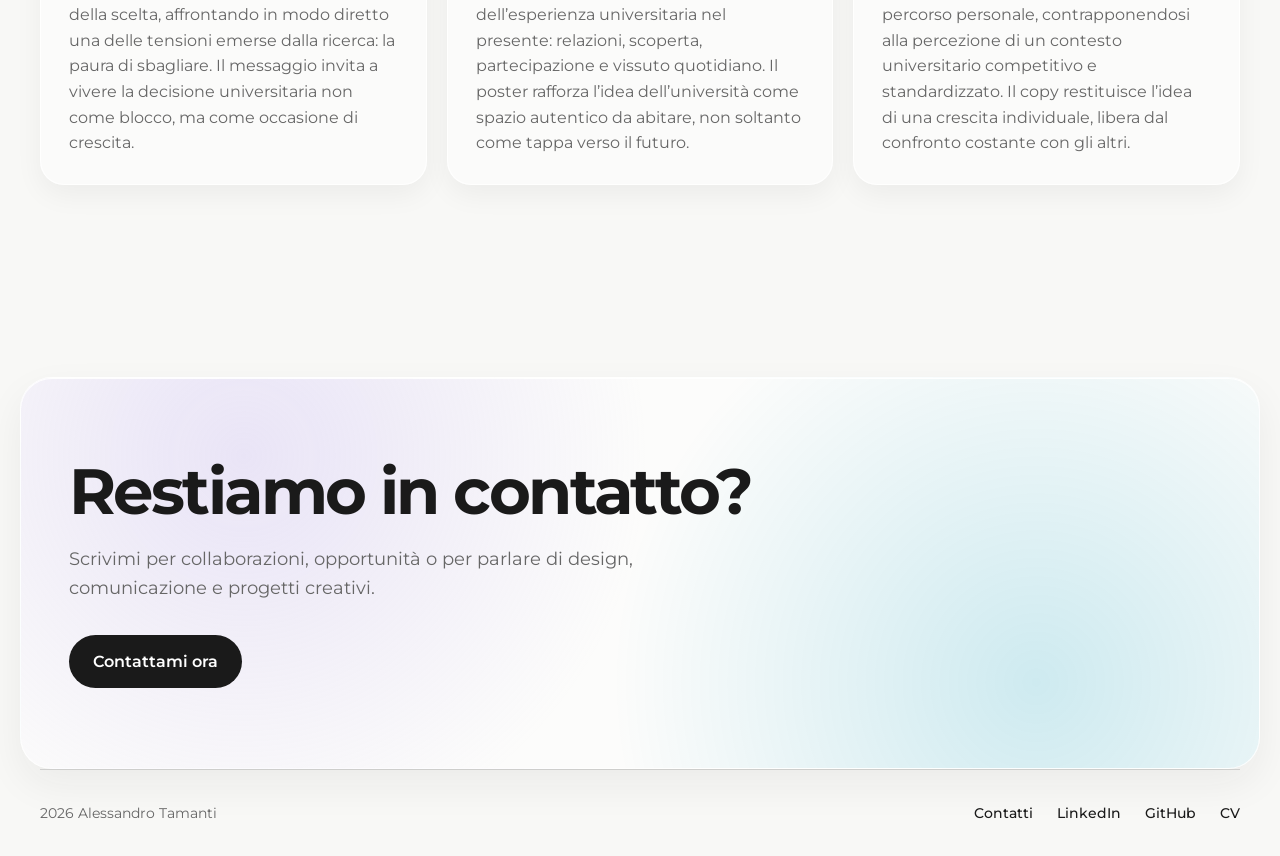
<file: progetti/youniurb.html>
<!DOCTYPE html>
<html lang="it">

<head>
    <meta charset="UTF-8">
    <meta name="viewport" content="width=device-width, initial-scale=1.0">

    <title>Youniurb — Alessandro Tamanti</title>

    <meta
        name="description"
        content="Campagna di immatricolazione per raccontare l’Università di Urbino come spazio di crescita, autenticità e comunità."
    >

    <link rel="stylesheet" href="../css/style.css">
    <link rel="icon" href="../favicon/favicon.png" type="image/svg+xml">
</head>

<body>

    <header>
        <nav>
            <div class="container">

                <a href="../index.html" class="logo">
                    Alessandro Tamanti
                </a>

                <input
                    type="checkbox"
                    id="menu-toggle"
                    class="menu-checkbox"
                >

                <label
                    for="menu-toggle"
                    class="menu-toggle"
                    aria-label="Apri menu"
                >
                    <span class="menu-open">☰</span>
                    <span class="menu-close">×</span>
                </label>

                <div class="nav-links">
                    <a href="../index.html">Home</a>
                    <a href="../progetti.html">Progetti</a>
                    <a href="../contatti.html">Contatti</a>
                </div>

            </div>
        </nav>
    </header>

   <main class="project-case project-case--youniurb">

    <!-- ========================================
         HERO
    ======================================== -->

    <section class="case-hero">

        <div class="case-hero-intro">

            <p class="case-eyebrow">
                communication campaign · Enrollment campaign · 2025
            </p>

            <h1>
                Youniurb
            </h1>

            <p class="case-hero-description">
                Una campagna di immatricolazione per raccontare
                l’università come spazio di crescita, autenticità
                e comunità.
            </p>

        </div>


        <div class="case-hero-image">

            <img
                src="../immagini/mockup-youniurb-hero.png"
                alt="Campagna di immatricolazione Youniurb"
            >

        </div>

    </section>



    <!-- ========================================
         01 · OVERVIEW
    ======================================== -->

    <section class="case-section case-overview">

        <div class="case-section-heading">

            <p class="case-eyebrow">
                01 · Overview
            </p>

            <h2>
                Ripensare il modo di raccontare l’esperienza universitaria.
            </h2>

            <p class="case-section-description">
                Youniurb è una campagna di comunicazione per
                l’Università di Urbino, nata con l’obiettivo di
                parlare alla Generazione Z attraverso una visione
                dell’università che vada oltre formazione,
                competizione e futuro professionale.
            </p>

        </div>


        <div class="case-overview-grid">

            <article class="case-overview-card">

                <span class="case-card-number">01</span>

                <h3>Contesto</h3>

                <p>
                    La scelta universitaria viene spesso vissuta come
                    una decisione definitiva, accompagnata da pressioni,
                    aspettative e incertezza verso il futuro.
                </p>

            </article>


            <article class="case-overview-card">

                <span class="case-card-number">02</span>

                <h3>Business Goal</h3>

                <p>
                    Posizionare l’Università di Urbino come uno spazio
                    di sviluppo autentico e comunitario, rafforzandone
                    l’identità e la capacità di attrarre la Generazione Z.
                </p>

            </article>


            <article class="case-overview-card">

                <span class="case-card-number">03</span>

                <h3>Challenge</h3>

                <p>
                    Valorizzare comunità, presente e crescita personale
                    senza ignorare le preoccupazioni degli studenti
                    legate alla realizzazione e al futuro professionale.
                </p>

            </article>

        </div>

    </section>

    <!-- ========================================
     02 · RESEARCH
======================================== -->

<section class="case-section case-research">

    <div class="case-section-heading">

        <p class="case-eyebrow">
            02 · Research
        </p>

        <h2>
            Capire cosa influenza davvero la scelta universitaria.
        </h2>

        <p class="case-section-description">
            La ricerca ha combinato analisi dei competitor, dati quantitativi
            e testimonianze dirette per comprendere aspettative, paure e
            priorità degli studenti rispetto all’esperienza universitaria.
        </p>

    </div>


    <div class="case-research-grid">

        <!-- BENCHMARK -->

        <article class="case-research-card">

            <span class="case-card-number">01</span>

            <h3>Benchmark</h3>

            <p>
                Analisi delle campagne di comunicazione di università
                e competitor per confrontare strategie, contenuti e
                modalità con cui viene raccontata l’esperienza accademica.
            </p>

        </article>


       <!-- QUESTIONARI -->

<article class="case-research-card case-research-card--youniurb-stat">

    <span class="case-card-number">02</span>

    <div class="youniurb-research-stat">
        <strong>50</strong>
    </div>

    <h3>Questionari</h3>

    <p>
        Un questionario strutturato diretto agli studenti delle superiori
        ha permesso di raccogliere dati quantitativi sui fattori che
        influenzano le scelte formative e personali degli studenti.
    </p>

</article>


<!-- INTERVISTE -->

<article class="case-research-card case-research-card--youniurb-stat">

    <span class="case-card-number">03</span>

    <div class="youniurb-research-stat">
        <strong>6</strong>
    </div>

    <h3>Interviste</h3>

    <p>
        Le testimonianze di studenti universitari e delle superiori
        hanno fatto emergere bisogni, ansie e tensioni legate
        al contesto accademico contemporaneo.
    </p>

</article>

    </div>

</section>

<!-- ========================================
     03 · KEY INSIGHTS
======================================== -->

<section class="case-section case-insights">

    <div class="case-section-heading">

        <p class="case-eyebrow">
            03 · Key Insights
        </p>

        <h2>
            Quattro tensioni che influenzano la scelta universitaria.
        </h2>

        <p class="case-section-description">
            Dalla ricerca sono emersi quattro temi ricorrenti,
            legati alle aspettative e alle preoccupazioni con cui
            gli studenti affrontano il proprio percorso universitario.
        </p>

    </div>


    <div class="case-insights-list">

        <!-- 01 -->

        <article class="case-insight">

            <span class="case-insight-number">01</span>

            <div class="case-insight-content">

                <h3>Paura di sbagliare</h3>

                <p>
                    La scelta universitaria viene percepita come una decisione
                    quasi definitiva. Il timore di intraprendere il percorso
                    sbagliato genera ansia e la sensazione di poter perdere
                    tempo prezioso.
                </p>

            </div>

        </article>


        <!-- 02 -->

        <article class="case-insight">

            <span class="case-insight-number">02</span>

            <div class="case-insight-content">

                <h3>Ricerca di autenticità</h3>

                <p>
                    La Generazione Z cerca contesti in cui potersi esprimere
                    in modo autentico, senza la pressione di dover costruire
                    continuamente un’immagine perfetta di sé.
                </p>

            </div>

        </article>


        <!-- 03 -->

        <article class="case-insight">

            <span class="case-insight-number">03</span>

            <div class="case-insight-content">

                <h3>Comunità vs competizione</h3>

                <p>
                    Emerge una tensione tra il desiderio di appartenere
                    a una comunità collaborativa e la percezione
                    dell’università come ambiente sempre più competitivo.
                </p>

            </div>

        </article>


        <!-- 04 -->

        <article class="case-insight">

            <span class="case-insight-number">04</span>

            <div class="case-insight-content">

                <h3>Presente vs futuro</h3>

                <p>
                    Gli studenti vogliono vivere pienamente l’esperienza
                    universitaria nel presente, ma sentono allo stesso tempo
                    una forte pressione verso un futuro professionale incerto.
                </p>

            </div>

        </article>

    </div>

</section>

<!-- ========================================
     04 · CONCEPT CREATIVO
======================================== -->

<section class="case-section case-concept">

    <div class="case-section-heading">

        <p class="case-eyebrow">
            04 · Concept creativo
        </p>

        <h2>
            Spostare il racconto dal futuro da costruire al presente da vivere.
        </h2>

        <p class="case-section-description">
            Gli insight hanno evidenziato una generazione divisa tra
            aspettative sul futuro e bisogno di vivere l’università come
            esperienza autentica, personale e condivisa.
        </p>

    </div>


    <div class="youniurb-concept">

        <div class="youniurb-concept-main">

            <span class="youniurb-concept-label">
                La direzione creativa
            </span>

            <h3>
                L’università non è soltanto preparazione al lavoro,
                ma anche uno spazio in cui crescere, creare relazioni
                e costruire la propria identità.
            </h3>

            <p>
                Da questa tensione nasce una comunicazione che riduce
                la pressione legata alla scelta e restituisce valore
                al presente: vivere Urbino, sentirsi parte di una comunità
                e avere la possibilità di esprimersi senza dover
                corrispondere a un modello prestabilito.
            </p>

        </div>


        <div class="youniurb-concept-pillars">

            <article class="youniurb-concept-pillar">
                <span>01</span>
                <h4>Presente</h4>
                <p>
                    Dare valore all’esperienza universitaria
                    mentre viene vissuta, non soltanto ai risultati futuri.
                </p>
            </article>


            <article class="youniurb-concept-pillar">
                <span>02</span>
                <h4>Autenticità</h4>
                <p>
                    Raccontare uno spazio in cui poter crescere
                    ed esprimersi senza la pressione della perfezione.
                </p>
            </article>


            <article class="youniurb-concept-pillar">
                <span>03</span>
                <h4>Comunità</h4>
                <p>
                    Contrapporre alla logica della competizione
                    un’esperienza fondata su relazioni e appartenenza.
                </p>
            </article>

        </div>

    </div>

</section>

<!-- ========================================
     05 · SISTEMA VISIVO
======================================== -->

<section class="case-section case-campaign">

    <div class="case-section-heading">
        <p class="case-eyebrow">05 · Sistema visivo</p>

        <h2>
            Una campagna declinata in tre poster, tra coerenza visiva e messaggi complementari.
        </h2>

        <p class="case-section-description">
            Il concept è stato tradotto in tre varianti di poster, ciascuna con un copy e un colore distintivo.
            Le tre declinazioni mantengono coerenza di linguaggio e identità,
            ma mettono in evidenza sfumature diverse dell’esperienza universitaria.
        </p>
    </div>


    <!-- VISUAL PRINCIPALE -->

    <div class="case-campaign-visual">
        <img
            src="../immagini/youniurb-mockup.webp"
            alt="Tre varianti di poster della campagna Youniurb"
        >
    </div>


    <!-- CARD DI LETTURA -->

    <div class="case-campaign-grid">

        <article class="case-campaign-card">
            <span>01</span>
            <h3>Vivi le tue scelte</h3>
            <p>
                Questa variante mette al centro il tema della scelta, affrontando in modo diretto
                una delle tensioni emerse dalla ricerca: la paura di sbagliare.
                Il messaggio invita a vivere la decisione universitaria non come blocco,
                ma come occasione di crescita.
            </p>
        </article>

        <article class="case-campaign-card">
            <span>02</span>
            <h3>Vivi le tue esperienze</h3>
            <p>
                Il focus si sposta sul valore dell’esperienza universitaria nel presente:
                relazioni, scoperta, partecipazione e vissuto quotidiano.
                Il poster rafforza l’idea dell’università come spazio autentico da abitare,
                non soltanto come tappa verso il futuro.
            </p>
        </article>

        <article class="case-campaign-card">
            <span>03</span>
            <h3>Vivi il tuo percorso</h3>
            <p>
                Questa versione valorizza l’unicità del percorso personale,
                contrapponendosi alla percezione di un contesto universitario competitivo e standardizzato.
                Il copy restituisce l’idea di una crescita individuale, libera dal confronto costante con gli altri.
            </p>
        </article>

    </div>

</section>

<!-- ========================================
     CONTACT CTA
======================================== -->

<section class="case-contact case-contact--youniurb">

    <div class="case-contact-inner">

        <h2>
            Restiamo in contatto?
        </h2>

        <p>
            Scrivimi per collaborazioni, opportunità o per parlare di design,
            comunicazione e progetti creativi.
        </p>

        <a href="../contatti.html" class="button">
            Contattami ora
        </a>

    </div>

</section>

<footer class="footer">

        <div class="footer-content">

            <p class="footer-copyright">
                2026 Alessandro Tamanti
            </p>

            <div class="footer-links">

                <a href="../contatti.html">Contatti</a>

                <a
                    href="https://www.linkedin.com/in/alessandro-tamanti-885a18277/"
                    target="_blank"
                    rel="noopener noreferrer"
                >
                    LinkedIn
                </a>

                <a href="https://github.com/alessandrotamanti/Portfolio" target="_blank" rel="noopener noreferrer">
                    GitHub
                </a>

                <a
                    href="https://alessandrotamanti.github.io/Portfolio/documenti/alessandro-tamanti-cv.pdf"
                    download
                >
                    CV
                </a>

            </div>

        </div>

        </footer>

</main>

</body>
</html>
</file>
<file: css/style.css>
@charset "UTF-8";
@import url("https://fonts.googleapis.com/css2?family=Montserrat:wght@400;500;600;700&display=swap");
/* =========================
   VARIABILI
   ========================= */
/* =========================
   RESET
   ========================= */
* {
  margin: 0;
  padding: 0;
  box-sizing: border-box;
}

html {
  scroll-behavior: smooth;
}

header {
  position: sticky;
  top: 0;
  z-index: 1000;
  background-color: rgba(248, 248, 246, 0.6);
  backdrop-filter: blur(16px);
  -webkit-backdrop-filter: blur(16px);
  border-bottom: 1px solid rgba(26, 26, 26, 0.06);
}

.nav-links a {
  position: relative;
}

.nav-links a.active {
  color: #2F5BFF;
  font-weight: 600;
}

.nav-links a.active::after {
  content: "";
  position: absolute;
  left: 0;
  bottom: -6px;
  width: 100%;
  height: 2px;
  background: #2F5BFF;
  border-radius: 999px;
}

body {
  font-family: "Montserrat", sans-serif;
  color: #1A1A1A;
  /* =========================
  CONTACT PAGE
  ========================= */
}
body .contact-page {
  width: min(100% - 40px, 1200px);
  margin-inline: auto;
  min-height: calc(100vh - 80px);
  display: grid;
  grid-template-columns: 1fr 1fr;
  align-items: center;
  gap: 80px;
  padding: 80px 0;
}
body {
  /* COLONNA SINISTRA */
}
body .contact-intro {
  display: flex;
  flex-direction: column;
  align-items: flex-start;
}
body .contact-intro .eyebrow {
  margin-bottom: 12px;
}
body .contact-intro h1 {
  font-size: clamp(2.75rem, 4vw, 4rem);
  line-height: 1.08;
  letter-spacing: -0.03em;
  margin-bottom: 20px;
}
body .contact-description {
  max-width: 520px;
  font-size: 1.25rem;
  line-height: 1.55;
}
body {
  /* COLONNA DESTRA */
}
body .contact-details {
  display: flex;
  flex-direction: column;
  align-items: flex-start;
  gap: 32px;
}
body .contact-item {
  display: flex;
  flex-direction: column;
  gap: 6px;
}
body .contact-label {
  color: #2F5BFF;
  font-size: 0.875rem;
  font-weight: 600;
  text-transform: uppercase;
  letter-spacing: 0.08em;
}
body .contact-item a {
  color: #1A1A1A;
  font-size: 1.5rem;
  font-weight: 600;
  line-height: 1.25;
  letter-spacing: -0.02em;
  transition: color 0.2s ease;
}
body .contact-item a:hover {
  color: #2F5BFF;
}
body .contact-details .button {
  margin-top: 8px;
}
body {
  /* =========================
     CONTACT PAGE - MOBILE
     ========================= */
}
@media (max-width: 767px) {
  body .contact-page {
    min-height: auto;
    display: flex;
    flex-direction: column;
    align-items: stretch;
    gap: 56px;
    padding: 64px 0 80px;
  }
  body .contact-intro h1 {
    font-size: 2.75rem;
  }
  body .contact-description {
    font-size: 1.125rem;
  }
  body .contact-item a {
    font-size: 1.4rem;
  }
}
body {
  background: radial-gradient(ellipse at 85% 8%, rgba(120, 170, 255, 0.24) 0%, transparent 25%), radial-gradient(ellipse at 10% 25%, rgba(71, 170, 255, 0.18) 0%, transparent 28%), radial-gradient(ellipse at 65% 35%, rgba(139, 92, 246, 0.14) 0%, transparent 26%), #F8F8F6;
  font-size: 16px;
  line-height: 1.6;
}

img {
  max-width: 100%;
  display: block;
}

a {
  color: inherit;
  text-decoration: none;
}

/* =========================
   CONTAINER
   ========================= */
.container {
  width: min(100% - 40px, 1200px);
  margin-inline: auto;
}

/* =========================
   TIPOGRAFIA
   ========================= */
h1,
h2,
h3,
p {
  margin: 0;
}

h1,
h2,
h3 {
  line-height: 1.1;
}

h1 {
  font-size: clamp(3rem, 7vw, 6.5rem);
}

h2 {
  font-size: clamp(2.2rem, 5vw, 4rem);
}

h3 {
  font-size: 1.5rem;
}

p {
  color: #666666;
}

/* =========================
   BUTTON
   ========================= */
.button {
  display: inline-block;
  padding: 14px 24px;
  background-color: #1A1A1A;
  color: #FFFFFF;
  border-radius: 50px;
  font-weight: 600;
  transition: transform 0.2s ease, background-color 0.2s ease;
}

.button:hover {
  transform: translateY(-2px);
  background-color: #2F5BFF;
}

/* =========================
   EYEBROW
   ========================= */
.eyebrow {
  color: #2F5BFF;
  font-size: 0.875rem;
  font-weight: 600;
  text-transform: uppercase;
  letter-spacing: 0.08em;
}

/* =========================
   NAVBAR
   ========================= */
nav .container {
  min-height: 80px;
  display: flex;
  align-items: center;
  justify-content: space-between;
}

.logo {
  font-size: 1rem;
  font-weight: 600;
  white-space: nowrap;
}

.nav-links {
  display: flex;
  align-items: center;
  gap: 32px;
}

.nav-links a {
  font-size: 0.95rem;
  font-weight: 500;
  transition: color 0.2s ease;
}

.nav-links a:hover {
  color: #2F5BFF;
}

.menu-toggle {
  display: none;
  border: none;
  background: none;
  font-size: 1.5rem;
  cursor: pointer;
}

.menu-checkbox {
  display: none;
}

.menu-close {
  display: none;
}

/* =========================
   NAVBAR - MOBILE
   ========================= */
@media (max-width: 767px) {
  nav .container {
    min-height: 64px;
    position: relative;
    z-index: 1001;
  }
  .logo {
    font-size: 0.95rem;
    position: relative;
    z-index: 1002;
  }
  .menu-toggle {
    display: flex;
    align-items: center;
    justify-content: center;
    position: relative;
    z-index: 1002;
    font-size: 1.75rem;
    line-height: 1;
    cursor: pointer;
  }
  .nav-links {
    position: fixed;
    inset: 0;
    width: 100%;
    height: 100vh;
    display: flex;
    flex-direction: column;
    align-items: flex-start;
    justify-content: center;
    gap: 12px;
    padding: 96px 32px 48px;
    background: radial-gradient(circle at 85% 15%, rgba(47, 91, 255, 0.14), transparent 32%), radial-gradient(circle at 10% 85%, rgba(184, 199, 255, 0.18), transparent 36%), #F8F8F6;
    opacity: 0;
    visibility: hidden;
    pointer-events: none;
    transform: translateY(-12px);
    transition: opacity 0.25s ease, transform 0.25s ease, visibility 0.25s ease;
  }
  .nav-links a {
    width: 100%;
    padding: 12px 0;
    color: #1A1A1A;
    font-size: clamp(2rem, 9vw, 3rem);
    font-weight: 600;
    line-height: 1.2;
    font-size: clamp(1.5rem, 5vw, 1.9rem);
    gap: 18px;
    letter-spacing: -0.03em;
  }
  .nav-links a.active {
    color: #2F5BFF;
  }
  .nav-links a.active::after {
    display: none;
  }
  .menu-checkbox:checked ~ .nav-links {
    opacity: 1;
    visibility: visible;
    pointer-events: auto;
    transform: translateY(0);
  }
  .menu-checkbox:checked + .menu-toggle .menu-open {
    display: none;
  }
  .menu-checkbox:checked + .menu-toggle .menu-close {
    display: inline;
  }
}
/* =========================
   HERO - MOBILE
   ========================= */
@media (max-width: 767px) {
  .hero {
    min-height: auto;
    grid-template-columns: 1fr;
    gap: 40px;
    padding: 40px 0 64px;
  }
  .hero-content {
    order: 1;
    gap: 20px;
  }
  .hero-image {
    order: 2;
    aspect-ratio: 4/3;
    border-radius: 16px;
  }
  .hero h1 {
    font-size: clamp(2.5rem, 11vw, 3.5rem);
  }
  .hero-description {
    font-size: 1rem;
  }
}
/* =========================
   HERO
   ========================= */
.hero {
  width: min(100% - 40px, 1200px);
  margin-inline: auto;
  min-height: calc(100vh - 80px);
  display: grid;
  grid-template-columns: 0.8fr 1.2fr;
  align-items: start;
  padding-top: 80px;
  gap: 64px;
  padding: 64px 0;
}

.hero .eyebrow {
  text-transform: none;
  letter-spacing: 0;
  font-size: 1rem;
}

.hero-image {
  position: relative;
  width: 100%;
  aspect-ratio: 4/5;
  overflow: visible;
  border-radius: 24px;
}

.hero-image::before {
  content: "";
  position: absolute;
  width: 90%;
  height: 90%;
  left: -20px;
  bottom: -20px;
  border-radius: 32px;
  background: radial-gradient(circle at 30% 30%, rgba(47, 91, 255, 0.55), rgba(140, 170, 255, 0.25) 55%, transparent 75%);
  filter: blur(8px);
  z-index: -1;
}

.hero-image img {
  width: 100%;
  height: 100%;
  -o-object-fit: cover;
     object-fit: cover;
  border-radius: 24px;
}

.hero-content {
  display: flex;
  flex-direction: column;
  align-items: flex-start;
  gap: 20px;
}

.hero-intro {
  font-size: clamp(1.75rem, 2.8vw, 2.75rem);
  font-weight: 500;
  line-height: 1.1;
  letter-spacing: -0.02em;
  margin-bottom: 4px;
  color: #1A1A1A;
}

.hero h1 {
  font-size: clamp(2.75rem, 4vw, 4rem);
  max-width: 800px;
  letter-spacing: -0.03em;
  line-height: 1.08;
}

.hero-description {
  max-width: 600px;
  font-size: 1.125rem;
}

@media (max-width: 767px) {
  .hero {
    display: flex;
    flex-direction: column;
    gap: 40px;
  }
  .hero-content {
    order: 1;
  }
  .hero-image {
    order: 2;
  }
}
/* =========================
   SELECTED PROJECTS
   ========================= */
.selected-projects {
  width: min(100% - 40px, 1100px);
  margin-inline: auto;
  padding-top: 96px;
  padding-bottom: 96px;
}

.project-card {
  padding: 10px;
  border-radius: 24px;
  background: rgba(255, 255, 255, 0.42);
  border: 1px solid rgba(255, 255, 255, 0.75);
  backdrop-filter: blur(12px);
  -webkit-backdrop-filter: blur(12px);
  box-shadow: inset 0 1px 0 rgba(255, 255, 255, 0.8), 0 10px 30px rgba(26, 26, 26, 0.06);
  transition: transform 0.3s ease, box-shadow 0.3s ease;
}

.projects-grid {
  display: grid;
  grid-template-columns: repeat(2, 1fr);
  gap: 50px 32px;
}

.project-card a {
  display: block;
}

.project-image {
  border-radius: 18px;
  margin-bottom: 0;
}

.project-image img {
  width: 100%;
  height: 100%;
  -o-object-fit: cover;
     object-fit: cover;
  transition: transform 0.4s ease;
}

.project-info {
  padding: 0 14px 18px;
}

.project-category {
  color: #2F5BFF;
  font-size: 0.875rem;
  font-weight: 600;
  margin-bottom: 8px;
}

.project-info h3 {
  font-size: 1.75rem;
  line-height: 1.15;
  margin-bottom: 6px;
}

.project-info p:last-child {
  max-width: 520px;
  line-height: 1.6;
}

.project-card:hover .project-image img {
  transform: translateY(-4px);
  box-shadow: 0 8px 20px rgba(26, 26, 26, 0.06), 0 24px 50px rgba(26, 26, 26, 0.12);
}

.project-card:hover {
  transform: translateY(-4px);
  box-shadow: 0 14px 40px rgba(26, 26, 26, 0.1);
}

.project-card:hover .project-image img {
  transform: scale(1.025);
}

.section-button {
  margin-top: 64px;
}

/* =========================
   SELECTED PROJECTS - MOBILE
   ========================= */
@media (max-width: 767px) {
  .selected-projects {
    padding-top: 64px;
    padding-bottom: 64px;
  }
  .section-heading {
    margin-bottom: 40px;
  }
  .projects-grid {
    grid-template-columns: 1fr;
    gap: 48px;
  }
  .project-image {
    border-radius: 16px;
    margin-bottom: 20px;
  }
  .project-info h3 {
    font-size: 1.5rem;
  }
  .section-button {
    margin-top: 48px;
  }
}
/* =========================
   ABOUT
   ========================= */
.about {
  width: min(100% - 40px, 1200px);
  margin-inline: auto;
  display: grid;
  grid-template-columns: 0.8fr 1.2fr;
  align-items: center;
  gap: 80px;
  padding: 64px;
  background: rgba(120, 170, 255, 0.08);
  border-radius: 32px;
}

.about .eyebrow {
  font-size: 1.2rem;
}

.about-visual {
  position: relative;
  width: 100%;
  height: 100%;
  min-height: 520px;
  overflow: hidden;
  border-radius: 24px;
  background: radial-gradient(circle at 20% 20%, rgba(235, 145, 180, 0.55), transparent 38%), radial-gradient(circle at 80% 45%, rgba(210, 225, 95, 0.45), transparent 40%), radial-gradient(circle at 25% 75%, rgba(150, 175, 255, 0.45), transparent 42%), radial-gradient(circle at 80% 90%, rgba(245, 170, 115, 0.5), transparent 40%), #e5e1df;
}

.about-tag {
  position: absolute;
  z-index: 2;
  padding: 14px 26px;
  border: 2px solid #1A1A1A;
  border-radius: 18px;
  color: #1A1A1A;
  font-size: clamp(1.5rem, 2.5vw, 2.5rem);
  font-weight: 700;
  line-height: 1;
  box-shadow: 4px 5px 0 rgba(26, 26, 26, 0.9);
}

.about-tag-communication {
  top: 31%;
  left: 5%;
  background: #d9e94e;
  transform: rotate(-3deg);
}

.about-tag-design {
  top: 47%;
  right: 9%;
  background: #aebeff;
  transform: rotate(3deg);
}

.about-cursor {
  position: absolute;
  z-index: 4;
  width: 38px;
  height: 38px;
  top: 60%;
  left: 5%;
  transform: rotate(-12deg);
}

.about-cursor svg {
  width: 100%;
  height: 100%;
}

.figma-selection {
  position: absolute;
  z-index: 3;
  width: 85%;
  height: 40%;
  left: 10%;
  top: 23%;
  border: 1.5px solid rgba(47, 91, 255, 0.75);
  transform: rotate(5deg);
  pointer-events: none;
}

.figma-selection span {
  position: absolute;
  width: 8px;
  height: 8px;
  background: white;
  border: 1.5px solid #2F5BFF;
}

.figma-selection span:nth-child(1) {
  top: -4px;
  left: -4px;
}

.figma-selection span:nth-child(2) {
  top: -4px;
  right: -4px;
}

.figma-selection span:nth-child(3) {
  bottom: -4px;
  left: -4px;
}

.figma-selection span:nth-child(4) {
  right: -4px;
  bottom: -4px;
}

.about-content {
  display: flex;
  flex-direction: column;
  align-items: flex-start;
  gap: 24px;
}

.about-content > p {
  max-width: 650px;
}

.about-content h2 {
  max-width: 700px;
}

.skills {
  margin-top: 16px;
  padding-top: 24px;
  border-top: 1px solid rgba(26, 26, 26, 0.15);
}

.skills h3 {
  margin-bottom: 12px;
  font-size: 0.875rem;
  font-weight: 600;
  text-transform: uppercase;
  letter-spacing: 0.08em;
}

.skills p + p {
  margin-top: 8px;
}

.button-secondary::after {
  content: "↓";
  margin-left: 8px;
  font-size: 1rem;
  transition: transform 0.2s ease;
}

.button-secondary:hover::after {
  transform: translateY(2px);
}

.about-skills {
  display: flex;
  flex-wrap: wrap;
  gap: 10px;
  margin-top: 28px;
}

.skill-chip {
  display: inline-flex;
  align-items: center;
  padding: 9px 16px;
  background: rgba(255, 255, 255, 0.75);
  border: 1px solid rgba(255, 255, 255, 0.9);
  border-radius: 50px;
  color: #1A1A1A;
  font-size: 0.875rem;
  font-weight: 500;
  box-shadow: 0 4px 12px rgba(26, 26, 26, 0.04);
}

.about-tools {
  margin-top: 28px;
}

.tools-title {
  margin-bottom: 12px;
  color: #1A1A1A;
  font-size: 0.875rem;
  font-weight: 600;
}

.tools-list {
  display: flex;
  align-items: center;
  gap: 12px;
}

.tool-icon {
  width: 64px;
  height: 64px;
  display: flex;
  align-items: center;
  justify-content: center;
  border-radius: 18px;
  background: rgba(255, 255, 255, 0.42);
  border: 1px solid rgba(255, 255, 255, 0.75);
  box-shadow: inset 0 1px 0 rgba(255, 255, 255, 0.8), 0 6px 18px rgba(26, 26, 26, 0.07);
  backdrop-filter: blur(14px);
  -webkit-backdrop-filter: blur(14px);
}

.tool-icon img {
  width: 32px;
  height: 32px;
  -o-object-fit: contain;
     object-fit: contain;
}

/* =========================
   ABOUT - MOBILE
   ========================= */
@media (max-width: 767px) {
  .about {
    display: flex;
    flex-direction: column;
    align-items: stretch;
    width: min(100% - 32px, 1200px);
    gap: 40px;
    padding: 32px 24px;
    border-radius: 24px;
    overflow: hidden;
  }
  /* CONTENUTO */
  .about-content {
    order: 1;
    width: 100%;
    min-width: 0;
    gap: 20px;
  }
  .about-content > p,
  .about-content h2 {
    max-width: 100%;
  }
  /* VISUAL */
  .about-visual {
    order: 2;
    width: 100%;
    height: auto;
    min-height: 0;
    aspect-ratio: 4/3;
    border-radius: 18px;
    overflow: hidden;
  }
  /* ETICHETTE */
  .about-tag {
    max-width: calc(100% - 32px);
    padding: 10px 16px;
    border-width: 1.5px;
    border-radius: 14px;
    font-size: clamp(1.1rem, 6vw, 1.6rem);
    box-shadow: 3px 4px 0 rgba(26, 26, 26, 0.9);
    white-space: nowrap;
  }
  .about-tag-communication {
    top: 28%;
    left: 5%;
  }
  .about-tag-design {
    top: 50%;
    right: 5%;
  }
  /* FIGMA SELECTION */
  .figma-selection {
    width: 82%;
    height: 42%;
    left: 9%;
    top: 22%;
  }
  /* CURSORE */
  .about-cursor {
    width: 28px;
    height: 28px;
    top: 65%;
    left: 6%;
  }
  /* SKILLS */
  .skills {
    width: 100%;
    min-width: 0;
    margin-top: 8px;
  }
  .about-skills {
    width: 100%;
    flex-wrap: wrap;
    gap: 8px;
  }
  .skill-chip {
    max-width: 100%;
    padding: 8px 14px;
    font-size: 0.8125rem;
  }
  /* TOOLS */
  .about-tools {
    width: 100%;
  }
  .tools-list {
    width: 100%;
    flex-wrap: wrap;
    gap: 10px;
  }
  .tool-icon {
    width: 56px;
    height: 56px;
    flex: 0 0 56px;
    border-radius: 16px;
  }
  .tool-icon img {
    width: 28px;
    height: 28px;
  }
}
.personal-projects {
  width: min(100% - 40px, 1200px);
  margin-inline: auto;
  padding: 96px 0;
}

.personal-projects .section-heading {
  max-width: 1200px;
  margin-bottom: 40px;
}

.personal-projects .section-heading h2 {
  margin-bottom: 20px;
}

.personal-projects .section-heading > p:last-child {
  margin-top: 0;
  max-width: 1200px;
}

.personal-projects-grid {
  display: grid;
  grid-template-columns: repeat(2, 1fr);
  gap: 32px;
}

.personal-project-card {
  width: 100%;
  padding: 10px;
  border-radius: 24px;
  background: rgba(255, 255, 255, 0.42);
  border: 1px solid rgba(255, 255, 255, 0.75);
  backdrop-filter: blur(12px);
  -webkit-backdrop-filter: blur(12px);
  box-shadow: inset 0 1px 0 rgba(255, 255, 255, 0.8), 0 10px 30px rgba(26, 26, 26, 0.06);
  transition: transform 0.3s ease, box-shadow 0.3s ease;
  cursor: pointer;
}

.personal-project-card > a {
  display: block;
  width: 100%;
}

.personal-project-image {
  width: 100%;
  aspect-ratio: 16/10;
  overflow: hidden;
  border-radius: 18px;
  margin-bottom: 0;
  background-color: rgba(255, 255, 255, 0.5);
  border: 1px solid rgba(26, 26, 26, 0.06);
  box-shadow: 0 4px 12px rgba(26, 26, 26, 0.04), 0 16px 40px rgba(26, 26, 26, 0.08);
  transition: box-shadow 0.3s ease;
}

.personal-project-image img {
  width: 100%;
  height: 100%;
  -o-object-fit: cover;
     object-fit: cover;
  display: block;
  transition: transform 0.4s ease;
}

.personal-project-info {
  display: flex;
  flex-direction: column;
  align-items: flex-start;
  padding: 16px 14px 14px;
}

.personal-project-info .project-category {
  color: #2F5BFF;
  font-size: 0.875rem;
  font-weight: 600;
  margin-bottom: 8px;
}

.personal-project-info h3 {
  font-size: 1.75rem;
  line-height: 1.15;
  margin-bottom: 6px;
}

.personal-project-info > p:last-child {
  max-width: 520px;
  line-height: 1.5;
}

.personal-project-card:hover {
  transform: translateY(-4px);
  box-shadow: inset 0 1px 0 rgba(255, 255, 255, 0.8), 0 14px 40px rgba(26, 26, 26, 0.1);
}

.personal-project-card:hover .personal-project-image img {
  transform: scale(1.025);
}

.personal-project-card:hover .personal-project-image {
  box-shadow: 0 8px 20px rgba(26, 26, 26, 0.06), 0 24px 50px rgba(26, 26, 26, 0.12);
}

@media (max-width: 767px) {
  .personal-projects {
    padding: 64px 0;
  }
  .personal-projects .section-heading {
    margin-bottom: 32px;
  }
  .personal-projects-grid {
    grid-template-columns: 1fr;
    gap: 32px;
  }
  .personal-project-card {
    padding: 8px;
    border-radius: 20px;
  }
  .personal-project-image {
    border-radius: 14px;
  }
  .personal-project-info {
    padding: 6px 10px 12px;
  }
  .personal-project-info h3 {
    font-size: 1.5rem;
  }
}
/* =========================
   CONTACT CTA
   ========================= */
.contact-cta {
  width: min(100% - 40px, 1200px);
  margin-inline: auto;
  padding: 96px 0 200px;
  display: flex;
  flex-direction: column;
  justify-content: center;
  align-items: center;
  text-align: center;
}

.contact-cta .eyebrow {
  margin-bottom: 16px;
}

.contact-cta h2 {
  margin-bottom: 24px;
}

.contact-cta > p:not(.eyebrow) {
  max-width: 600px;
  margin-bottom: 32px;
  font-size: 1.125rem;
}

/* =========================
   CONTACT CTA - MOBILE
   ========================= */
@media (max-width: 767px) {
  .contact-cta {
    min-height: auto;
    padding: 80px 0;
  }
  .contact-cta > p:not(.eyebrow) {
    font-size: 1rem;
  }
}
/* =========================
   FOOTER
   ========================= */
.footer {
  width: min(100% - 40px, 1200px);
  margin-inline: auto;
  padding: 32px 0;
  border-top: 1px solid rgba(26, 26, 26, 0.15);
}

.footer-content {
  display: flex;
  align-items: center;
  justify-content: space-between;
  gap: 32px;
}

.footer-copyright {
  font-size: 0.875rem;
}

.footer-links {
  display: flex;
  align-items: center;
  gap: 24px;
}

.footer-links a {
  font-size: 0.875rem;
  font-weight: 500;
  transition: color 0.2s ease;
}

.footer-links a:hover {
  color: #2F5BFF;
}

/* =========================
   FOOTER - MOBILE
   ========================= */
@media (max-width: 767px) {
  .footer {
    padding: 32px 0;
  }
  .footer-content {
    flex-direction: column;
    align-items: flex-start;
    gap: 20px;
  }
  .footer-links {
    flex-wrap: wrap;
    gap: 12px 20px;
  }
}
/* =========================
   CONTACT PAGE
   ========================= */
.contact-page {
  min-height: calc(100vh - 80px);
  padding: 64px 0;
  display: grid;
  grid-template-columns: 1fr 1fr;
  gap: 80px;
  align-items: start;
}

/* COLONNA SINISTRA */
.contact-intro {
  display: flex;
  flex-direction: column;
  align-items: flex-start;
}

.contact-intro .eyebrow {
  margin-bottom: 12px;
}

.contact-intro h1 {
  font-size: clamp(2.75rem, 4vw, 4rem);
  line-height: 1.08;
  letter-spacing: -0.03em;
  margin-bottom: 20px;
}

.contact-description {
  max-width: 520px;
  font-size: 1.25rem;
  line-height: 1.55;
  margin-bottom: 32px;
}

.contact-form {
  width: 100%;
  max-width: 520px;
  display: flex;
  flex-direction: column;
  gap: 18px;
  margin-top: 24px;
}

.form-field {
  display: flex;
  flex-direction: column;
  gap: 8px;
}

.form-field label {
  color: #1A1A1A;
  font-size: 0.875rem;
  font-weight: 600;
}

.form-field input,
.form-field textarea {
  width: 100%;
  padding: 13px 16px;
  font-family: "Montserrat", sans-serif;
  font-size: 1rem;
  color: #1A1A1A;
  background: rgba(255, 255, 255, 0.5);
  border: 1px solid rgba(26, 26, 26, 0.14);
  border-radius: 14px;
  outline: none;
  transition: border-color 0.2s ease, box-shadow 0.2s ease, background 0.2s ease;
}

.form-field textarea {
  resize: vertical;
  min-height: 120px;
}

.form-field input::-moz-placeholder, .form-field textarea::-moz-placeholder {
  color: rgba(102, 102, 102, 0.7);
}

.form-field input::placeholder,
.form-field textarea::placeholder {
  color: rgba(102, 102, 102, 0.7);
}

.form-field input:focus,
.form-field textarea:focus {
  background: #FFFFFF;
  border-color: #2F5BFF;
  box-shadow: 0 0 0 4px rgba(47, 91, 255, 0.08);
}

.contact-form .button {
  align-self: flex-start;
  cursor: pointer;
}

.form-submit {
  background: transparent;
  color: #1A1A1A;
  border: 1px solid rgba(26, 26, 26, 0.35);
  position: relative;
}

.form-submit::after {
  content: none !important;
}

.form-submit:hover {
  background: rgba(26, 26, 26, 0.05);
  color: #1A1A1A;
  border-color: rgba(26, 26, 26, 0.55);
}

.button-secondary {
  background: transparent;
  color: #1A1A1A;
  border: 1px solid rgba(26, 26, 26, 0.25);
}

.button-secondary:hover {
  background: rgba(26, 26, 26, 0.05);
  color: #1A1A1A;
  border-color: rgba(26, 26, 26, 0.4);
}

.contact-details {
  position: relative;
  padding-left: 64px;
  border-left: 1px solid rgba(26, 26, 26, 0.12);
}

.contact-column-label {
  margin-bottom: 8px;
  color: #2F5BFF;
  font-size: 0.875rem;
  font-weight: 600;
  text-transform: uppercase;
  letter-spacing: 0.08em;
}

.contact-details-intro {
  margin-bottom: 32px;
}

.contact-details-intro > p:last-child {
  color: #666666;
  font-size: 0.95rem;
}

.form-status {
  display: none;
  align-items: center;
  gap: 10px;
  width: -moz-fit-content;
  width: fit-content;
  min-height: 22px;
  margin-top: 4px;
  padding: 12px 14px;
  border-radius: 14px;
  font-size: 0.875rem;
  font-weight: 500;
  line-height: 1.4;
}

.form-status--success,
.form-status--error,
.form-status--loading {
  display: inline-flex;
}

.form-status--success {
  color: #0c6b57;
  background: rgba(30, 237, 192, 0.1);
  border: 1px solid rgba(12, 149, 119, 0.22);
}

.form-status--success::before {
  content: "✓";
  display: inline-flex;
  align-items: center;
  justify-content: center;
  width: 20px;
  height: 20px;
  border-radius: 999px;
  background: rgba(12, 149, 119, 0.16);
  color: #08624e;
  font-size: 0.8rem;
  font-weight: 700;
  flex-shrink: 0;
}

.form-status--error {
  color: #b42318;
  background: rgba(180, 35, 24, 0.08);
  border: 1px solid rgba(180, 35, 24, 0.18);
}

.form-status--error::before {
  content: "!";
  display: inline-flex;
  align-items: center;
  justify-content: center;
  width: 20px;
  height: 20px;
  border-radius: 999px;
  background: rgba(180, 35, 24, 0.12);
  color: #b42318;
  font-size: 0.8rem;
  font-weight: 700;
  flex-shrink: 0;
}

.form-status--loading {
  color: #666666;
  background: rgba(26, 26, 26, 0.04);
  border: 1px solid rgba(26, 26, 26, 0.08);
}

.form-status--loading::before {
  content: "";
  width: 16px;
  height: 16px;
  border-radius: 50%;
  border: 2px solid rgba(26, 26, 26, 0.15);
  border-top-color: #1A1A1A;
  flex-shrink: 0;
  animation: formSpinner 0.8s linear infinite;
}

@keyframes formSpinner {
  to {
    transform: rotate(360deg);
  }
}
@media (max-width: 767px) {
  .contact-form {
    max-width: none;
    margin-top: 40px;
  }
  .contact-form .button {
    width: 100%;
    text-align: center;
  }
}
/* COLONNA DESTRA */
.contact-details {
  display: flex;
  flex-direction: column;
  align-items: flex-start;
  gap: 32px;
}

.contact-item {
  display: flex;
  flex-direction: column;
  gap: 6px;
}

.contact-label {
  color: #2F5BFF;
  font-size: 0.875rem;
  font-weight: 600;
  text-transform: uppercase;
  letter-spacing: 0.08em;
}

.contact-item a {
  color: #1A1A1A;
  font-size: 1.5rem;
  font-weight: 600;
  line-height: 1.25;
  letter-spacing: -0.02em;
  transition: color 0.2s ease;
}

.contact-item a:hover {
  color: #2F5BFF;
  text-decoration: underline;
  text-underline-offset: 4px;
}

.contact-details .button {
  margin-top: 8px;
}

.contact-cta {
  width: 100%;
  position: relative;
  overflow: hidden;
  padding: 96px 0 80px;
  background: radial-gradient(circle at 15% 30%, rgba(120, 170, 255, 0.28) 0%, transparent 32%), radial-gradient(circle at 82% 55%, rgba(180, 160, 255, 0.2) 0%, transparent 34%), radial-gradient(circle at 50% 100%, rgba(150, 210, 255, 0.18) 0%, transparent 38%);
}

.contact-cta-actions {
  display: flex;
  justify-content: center;
  align-items: center;
  gap: 16px;
  margin-top: 32px;
}

.button-secondary {
  background: transparent;
  color: #1A1A1A;
  border: 1px solid rgba(26, 26, 26, 0.25);
}

.button-secondary:hover {
  background: rgba(26, 26, 26, 0.05);
  color: #1A1A1A;
  border-color: rgba(26, 26, 26, 0.4);
}

/* =========================
   CONTACT PAGE - MOBILE
   ========================= */
@media (max-width: 767px) {
  .contact-page {
    min-height: auto;
    display: flex;
    flex-direction: column;
    align-items: stretch;
    gap: 56px;
    padding: 64px 0 80px;
  }
  .contact-intro h1 {
    font-size: 2.75rem;
  }
  .contact-description {
    font-size: 1.125rem;
  }
  .contact-item a {
    font-size: 1.4rem;
  }
  .contact-details {
    padding-left: 0;
    border-left: 0;
    padding-top: 40px;
    margin-top: 40px;
    border-top: 1px solid rgba(26, 26, 26, 0.12);
  }
  .contact-details .contact-cta-actions {
    flex-direction: column;
    align-items: stretch;
  }
  .contact-details .contact-cta-actions .button {
    width: 100%;
    text-align: center;
  }
}
/* =========================
   PROJECTS PAGE
   ========================= */
.projects-page {
  width: min(100% - 40px, 1200px);
  margin-inline: auto;
  padding: 88px 0 120px;
}

.projects-page-header {
  max-width: 900px;
  margin-bottom: 56px;
}

.projects-page-header .eyebrow {
  margin-bottom: 14px;
  font-size: 1rem;
}

.projects-page-header h1 {
  font-size: clamp(3rem, 5vw, 4.5rem);
  line-height: 1.02;
  letter-spacing: -0.035em;
  margin-bottom: 22px;
}

.projects-page-description {
  max-width: 720px;
  font-size: 1.125rem;
  line-height: 1.65;
}

/* PROJECTS GRID */
.projects-page-grid {
  display: grid;
  grid-template-columns: repeat(2, minmax(0, 1fr));
  gap: 64px 32px;
}

/* PROJECT CARD */
.project-card {
  width: 100%;
}

.project-card > a {
  display: block;
  width: 100%;
}

.project-image {
  width: 100%;
  aspect-ratio: 16/10;
  overflow: hidden;
  border-radius: 20px;
  margin-bottom: 20px;
  background-color: rgba(255, 255, 255, 0.5);
  border: 1px solid rgba(26, 26, 26, 0.06);
  box-shadow: 0 4px 12px rgba(26, 26, 26, 0.04), 0 16px 40px rgba(26, 26, 26, 0.08);
  transition: box-shadow 0.3s ease;
}

.project-image img {
  width: 100%;
  height: 100%;
  -o-object-fit: cover;
     object-fit: cover;
  display: block;
  transition: transform 0.4s ease;
}

/* PROJECT INFO */
.project-info {
  display: flex;
  flex-direction: column;
  align-items: flex-start;
  gap: 0;
}

.project-category {
  color: #2F5BFF;
  font-size: 0.875rem;
  font-weight: 600;
  margin-bottom: 8px;
}

.project-info h3 {
  font-size: 1.75rem;
  line-height: 1.15;
  margin-bottom: 6px;
}

.project-info > p:last-child {
  max-width: 520px;
  line-height: 1.5;
}

/* PROJECT HOVER */
.project-card:hover .project-image {
  box-shadow: 0 8px 20px rgba(26, 26, 26, 0.06), 0 24px 50px rgba(26, 26, 26, 0.12);
}

.project-card:hover .project-image img {
  transform: scale(1.03);
}

/* =========================
   PROJECTS PAGE - MOBILE
   ========================= */
@media (max-width: 767px) {
  .projects-page {
    padding: 64px 0 80px;
  }
  .projects-page-header {
    margin-bottom: 48px;
  }
  .projects-page-header h1 {
    font-size: 2.75rem;
  }
  .projects-page-description {
    font-size: 1rem;
  }
  .projects-page-grid {
    grid-template-columns: 1fr;
    gap: 48px;
  }
  .project-image {
    border-radius: 16px;
  }
  .project-info h3 {
    font-size: 1.5rem;
  }
}
@media (max-width: 767px) and (max-width: 767px) {
  .nav-links a {
    width: 100%;
    padding: 14px 16px;
    border-radius: 12px;
  }
  .nav-links a.active::after {
    display: none;
  }
  .nav-links a.active {
    color: #2F5BFF;
    background: rgba(47, 91, 255, 0.08);
    font-weight: 600;
  }
}
.hr-sfumata {
  border: none;
  height: 1px;
  background-image: linear-gradient(to right, transparent, #ccc, transparent);
}

.project-case *,
.project-case *::before,
.project-case *::after {
  box-sizing: border-box;
}

.project-case {
  width: 100%;
  position: relative;
  background: #f8f8f6;
  overflow-x: hidden;
  overflow-x: clip;
}

.case-eyebrow {
  color: var(--project-primary);
  font-size: 0.875rem;
  font-weight: 600;
  text-transform: uppercase;
  letter-spacing: 0.08em;
}

.project-case--ayudamos {
  --project-primary: #9d0063;
  --project-secondary: #0c9577;
  --project-primary-soft: rgba(157, 0, 99, 0.18);
  --project-secondary-soft: rgba(12, 149, 119, 0.28);
}

.project-case--clementoni {
  --project-primary: #264D8A;
  --project-secondary: #D76E5A;
  --project-accent: #3F72C4;
  --project-primary-soft: rgba(38, 77, 138, 0.30);
  --project-secondary-soft: rgba(215, 110, 90, 0.22);
}
.project-case--clementoni .case-eyebrow,
.project-case--clementoni .project-category,
.project-case--clementoni .case-card-number,
.project-case--clementoni .case-method-number,
.project-case--clementoni .case-persona-label,
.project-case--clementoni .case-contact-eyebrow,
.project-case--clementoni .case-insight-number {
  color: var(--project-accent);
}
.project-case--clementoni .case-learning > span {
  color: var(--project-primary);
}
.project-case--clementoni .case-hero-intro {
  align-self: center;
  transform: translateY(16px);
}
.project-case--clementoni .case-hero-image {
  filter: drop-shadow(20px 12px 10px rgba(38, 77, 138, 0.28)) drop-shadow(6px 10px 12px rgba(26, 26, 26, 0.08));
}
.project-case--clementoni .case-research-card--featured {
  background: linear-gradient(145deg, rgba(38, 77, 138, 0.12), rgba(215, 110, 90, 0.1)), rgba(255, 255, 255, 0.48);
}
.project-case--clementoni .research-stat span {
  color: var(--project-primary);
}
.project-case--clementoni .research-interviews strong {
  color: var(--project-secondary);
}

.case-hero {
  position: relative;
  isolation: isolate;
  width: min(100% - 80px, 1400px);
  margin-inline: auto;
  display: grid;
  grid-template-columns: minmax(0, 0.95fr) minmax(0, 1.05fr);
  align-items: center;
  gap: 80px;
  padding: 16px 0 72px;
}
.case-hero .case-eyebrow {
  margin-bottom: 24px;
}
.case-hero h1 {
  font-size: clamp(4rem, 6vw, 6.5rem);
  line-height: 0.95;
  letter-spacing: -0.05em;
  margin-bottom: 32px;
}

.case-hero::before {
  content: "";
  position: absolute;
  z-index: -1;
  top: -100px;
  bottom: -180px;
  left: calc(50% - 50vw);
  right: calc(50% - 50vw);
  background: radial-gradient(ellipse at 88% 18%, var(--project-primary-soft) 0%, transparent 38%), radial-gradient(ellipse at 8% 72%, var(--project-secondary-soft) 0%, transparent 38%);
  -webkit-mask-image: linear-gradient(to bottom, black 0%, black 72%, transparent 100%);
  mask-image: linear-gradient(to bottom, black 0%, black 72%, transparent 100%);
}

.case-hero-intro {
  max-width: 620px;
}

.case-hero-description {
  max-width: 560px;
  color: #1A1A1A;
  font-size: clamp(1.25rem, 1.6vw, 1.5rem);
  line-height: 1.5;
  letter-spacing: -0.02em;
}

.case-hero-image {
  width: 100%;
  aspect-ratio: 4/3;
  border-radius: 28px;
  filter: drop-shadow(20px 12px 10px rgba(157, 0, 99, 0.3)) drop-shadow(6px 10px 12px rgba(26, 26, 26, 0.08));
}
.case-hero-image img {
  display: block;
  width: 100%;
  height: 100%;
  -o-object-fit: cover;
     object-fit: cover;
  border-radius: 28px;
}

.case-section {
  width: min(100% - 40px, 1200px);
  margin-inline: auto;
  padding: 112px 0;
}

.case-section-heading {
  max-width: 850px;
  margin-bottom: 56px;
}
.case-section-heading .case-eyebrow {
  margin-bottom: 14px;
}
.case-section-heading h2 {
  font-size: clamp(2.5rem, 4.5vw, 4rem);
  line-height: 1.05;
  letter-spacing: -0.035em;
}

.case-section-description {
  max-width: 720px;
  margin-top: 24px;
  color: #666666;
  font-size: 1.125rem;
  line-height: 1.65;
}

.case-subsection-heading {
  max-width: 720px;
  margin-bottom: 40px;
}
.case-subsection-heading h3 {
  margin-bottom: 16px;
  color: #1A1A1A;
  font-size: clamp(2rem, 3vw, 3rem);
  line-height: 1.1;
  letter-spacing: -0.03em;
}
.case-subsection-heading > p:last-child {
  max-width: 650px;
  color: #666666;
  line-height: 1.65;
}

.case-overview {
  position: relative;
}
.case-overview .case-section-heading {
  margin-bottom: 48px;
}

.case-overview-grid {
  display: grid;
  grid-template-columns: repeat(3, 1fr);
  gap: 24px;
}

.case-overview-card {
  position: relative;
  padding: 32px;
  border-radius: 24px;
  background: rgba(255, 255, 255, 0.46);
  border: 1px solid rgba(255, 255, 255, 0.85);
  backdrop-filter: blur(16px);
  -webkit-backdrop-filter: blur(16px);
  box-shadow: inset 0 1px 0 rgba(255, 255, 255, 0.9), 0 10px 30px rgba(26, 26, 26, 0.07);
  overflow: hidden;
}
.case-overview-card::before {
  content: "";
  position: absolute;
  top: 0;
  left: 32px;
  width: 64px;
  height: 4px;
  border-radius: 0 0 8px 8px;
  background: var(--project-primary);
}
.case-overview-card:nth-child(2)::before {
  background: var(--project-secondary);
}
.case-overview-card h3 {
  color: #1A1A1A;
  font-size: 1.5rem;
  line-height: 1.15;
  margin: 0 0 14px;
}
.case-overview-card > p:last-child {
  color: #666666;
  line-height: 1.55;
  margin: 0;
}
.case-overview-card:nth-child(2) .case-card-number {
  color: var(--project-secondary);
}

.case-card-number {
  color: var(--project-primary);
  font-size: 0.875rem;
  font-weight: 600;
  margin: 8px 0 8px;
}

.case-process-list {
  display: grid;
  grid-template-columns: repeat(5, 1fr);
  border-top: 1px solid rgba(26, 26, 26, 0.15);
  border-bottom: 1px solid rgba(26, 26, 26, 0.15);
}

.case-process-step {
  position: relative;
  min-height: 160px;
  display: flex;
  flex-direction: column;
  justify-content: space-between;
  padding: 24px 20px;
}
.case-process-step:not(:last-child) {
  border-right: 1px solid rgba(26, 26, 26, 0.12);
}
.case-process-step span {
  color: var(--project-primary);
  font-size: 0.75rem;
  font-weight: 600;
}
.case-process-step p {
  color: #1A1A1A;
  font-size: 1.125rem;
  font-weight: 600;
}

.case-research {
  padding-top: 120px;
}

.case-research-grid {
  display: grid;
  grid-template-columns: 1fr 1fr 1.15fr;
  gap: 24px;
}

.case-research-card {
  min-height: 300px;
  padding: 32px;
  border-radius: 24px;
  background: rgba(255, 255, 255, 0.44);
  border: 1px solid rgba(255, 255, 255, 0.82);
  backdrop-filter: blur(16px);
  -webkit-backdrop-filter: blur(16px);
  box-shadow: inset 0 1px 0 rgba(255, 255, 255, 0.9), 0 10px 30px rgba(26, 26, 26, 0.07);
}
.case-research-card .case-card-number {
  margin-bottom: 24px;
}
.case-research-card h3 {
  margin-bottom: 14px;
  color: #1A1A1A;
  font-size: 1.5rem;
}
.case-research-card > p:last-child {
  color: #666666;
  line-height: 1.6;
}

.case-research-card--featured {
  display: flex;
  flex-direction: column;
  background: linear-gradient(145deg, rgba(157, 0, 99, 0.1), rgba(12, 149, 119, 0.1)), rgba(255, 255, 255, 0.42);
}
.case-research-card--featured > .case-card-number {
  margin: 12px;
}

.research-stat span {
  display: block;
  color: var(--project-primary);
  font-size: clamp(4rem, 6vw, 6rem);
  font-weight: 700;
  line-height: 0.9;
  letter-spacing: -0.05em;
}
.research-stat p {
  margin-top: 8px;
  color: #1A1A1A;
  font-size: 1.125rem;
  font-weight: 600;
}

.research-interviews {
  display: grid;
  grid-template-columns: 1fr 1fr;
  gap: 20px;
  margin-top: 20px;
  padding-top: 20px;
  border-top: 1px solid rgba(26, 26, 26, 0.12);
}
.research-interviews strong {
  display: block;
  margin-bottom: 4px;
  color: var(--project-secondary);
  font-size: 3rem;
}
.research-interviews p {
  font-size: 0.875rem;
  line-height: 1.45;
}

.case-insights-list {
  border-top: 1px solid rgba(26, 26, 26, 0.14);
}

.case-insight {
  display: grid;
  grid-template-columns: 100px 1fr;
  gap: 32px;
  padding: 36px 0;
  border-bottom: 1px solid rgba(26, 26, 26, 0.14);
}

.case-insight-number {
  color: var(--project-primary);
  font-size: 0.875rem;
  font-weight: 600;
}

.case-insight-content {
  display: grid;
  grid-template-columns: minmax(220px, 0.7fr) minmax(300px, 1fr);
  gap: 48px;
}
.case-insight-content h3 {
  color: #1A1A1A;
  font-size: 1.5rem;
  line-height: 1.2;
}
.case-insight-content p {
  max-width: 580px;
  color: #666666;
  line-height: 1.6;
}

.case-persona-layout {
  position: relative;
  overflow: hidden;
  display: grid;
  grid-template-columns: minmax(280px, 0.7fr) minmax(0, 1.3fr);
  gap: 72px;
  align-items: center;
  width: min(1400px, 100vw - 64px);
  left: 50%;
  transform: translateX(-50%);
  padding: 56px 64px;
  border-radius: 32px;
  background: rgba(255, 255, 255, 0.48);
  border: 1px solid rgba(255, 255, 255, 0.75);
  box-shadow: inset 0 1px 0 rgba(255, 255, 255, 0.9), 0 24px 60px rgba(26, 26, 26, 0.08);
  backdrop-filter: blur(18px);
  -webkit-backdrop-filter: blur(18px);
}
.case-persona-layout::before, .case-persona-layout::after {
  content: "";
  position: absolute;
  z-index: 0;
  width: 420px;
  height: 420px;
  border-radius: 50%;
  filter: blur(90px);
  pointer-events: none;
}
.case-persona-layout::before {
  top: -180px;
  right: -120px;
  background: var(--project-primary-soft);
}
.case-persona-layout::after {
  bottom: -220px;
  left: -140px;
  background: var(--project-secondary-soft);
}

.case-persona-intro {
  position: relative;
  z-index: 1;
}
.case-persona-intro h3 {
  margin-bottom: 8px;
  color: #1A1A1A;
  font-size: clamp(2.5rem, 4vw, 4rem);
  line-height: 1;
  letter-spacing: -0.04em;
}

.case-persona-label {
  margin-bottom: 12px;
  color: var(--project-primary);
  font-size: 0.875rem;
  font-weight: 600;
  text-transform: uppercase;
  letter-spacing: 0.08em;
}

.case-persona-meta {
  margin-bottom: 28px;
  color: #1A1A1A;
  font-weight: 600;
}

.case-persona-text {
  color: #666666;
  line-height: 1.65;
}

.case-persona-visual {
  position: relative;
  z-index: 1;
  width: min(100%, 520px);
  justify-self: end;
  padding: 12px;
  border-radius: 24px;
  background: rgba(255, 255, 255, 0.55);
  border: 1px solid rgba(255, 255, 255, 0.85);
  box-shadow: inset 0 1px 0 rgba(255, 255, 255, 0.9), 0 12px 32px rgba(26, 26, 26, 0.08);
  transform: rotate(1deg);
}
.case-persona-visual img {
  width: 100%;
  height: auto;
  border-radius: 12px;
}
.case-persona-visual::before {
  content: "";
  position: absolute;
  top: -12px;
  left: 50%;
  z-index: 2;
  width: 110px;
  height: 32px;
  background: rgba(235, 219, 182, 0.72);
  transform: translateX(-50%) rotate(-2deg);
  box-shadow: 0 2px 5px rgba(26, 26, 26, 0.08);
}

.case-journey {
  margin-top: 112px;
}

.case-journey-visual {
  width: 100%;
  padding: 16px;
  border-radius: 24px;
  background: rgba(255, 255, 255, 0.5);
  border: 1px solid rgba(255, 255, 255, 0.8);
  box-shadow: inset 0 1px 0 rgba(255, 255, 255, 0.9), 0 12px 32px rgba(26, 26, 26, 0.07);
  overflow: hidden;
}
.case-journey-visual img {
  display: block;
  width: 100%;
  height: auto;
  border-radius: 14px;
}

.case-method-block {
  display: grid;
  grid-template-columns: 0.65fr 1.35fr;
  gap: 64px;
  align-items: center;
}
.case-method-block + .case-method-block {
  margin-top: 112px;
}

.case-method-copy {
  width: 100%;
  max-width: 420px;
}
.case-method-copy h3 {
  margin-bottom: 18px;
  color: #1A1A1A;
  font-size: clamp(2rem, 3vw, 3rem);
  line-height: 1.1;
  letter-spacing: -0.03em;
}
.case-method-copy > p:not(.case-method-number) {
  color: #666666;
  line-height: 1.65;
}

.case-method-number {
  margin-bottom: 16px;
  color: var(--project-primary);
  font-size: 0.875rem;
  font-weight: 600;
}

.case-method-visual {
  width: 100%;
  min-width: 0;
  padding: 16px;
  border-radius: 24px;
  background: rgba(255, 255, 255, 0.46);
  border: 1px solid rgba(255, 255, 255, 0.8);
  box-shadow: inset 0 1px 0 rgba(255, 255, 255, 0.9), 0 12px 32px rgba(26, 26, 26, 0.07);
}
.case-method-visual img {
  display: block;
  width: 100%;
  height: auto;
  border-radius: 14px;
}

.case-method-stat {
  display: flex;
  align-items: baseline;
  gap: 10px;
  margin-top: 32px;
  padding-top: 20px;
  border-top: 1px solid rgba(26, 26, 26, 0.12);
}
.case-method-stat strong {
  color: var(--project-primary);
  font-size: 2.5rem;
  line-height: 1;
}
.case-method-stat span {
  color: #1A1A1A;
  font-size: 1rem;
  font-weight: 600;
}

.case-method-block--reverse {
  grid-template-columns: 1.65fr 0.55fr;
}
.case-method-block--reverse .case-method-visual {
  grid-column: 1;
  grid-row: 1;
}
.case-method-block--reverse .case-method-copy {
  grid-column: 2;
  grid-row: 1;
}

.case-tree-stats {
  display: grid;
  grid-template-columns: 1fr 1fr;
  gap: 20px;
  margin-top: 32px;
  padding-top: 20px;
  border-top: 1px solid rgba(26, 26, 26, 0.12);
}
.case-tree-stats div {
  display: flex;
  flex-direction: column;
  gap: 6px;
}
.case-tree-stats strong {
  color: var(--project-primary);
  font-size: 2.5rem;
  line-height: 1;
}
.case-tree-stats span {
  color: #1A1A1A;
  font-size: 1rem;
  font-weight: 600;
}

.case-ui-visual {
  position: relative;
  width: 100vw;
  margin-left: 50%;
  transform: translateX(-50%);
  margin-top: 56px;
  padding: 24px 0;
  background: radial-gradient(circle at 20% 30%, rgba(12, 149, 119, 0.1), transparent 35%), radial-gradient(circle at 80% 70%, rgba(157, 0, 99, 0.1), transparent 35%), rgba(255, 255, 255, 0.35);
  overflow: hidden;
}
.case-ui-visual img {
  display: block;
  width: 100%;
  height: auto;
  max-width: none;
  -o-object-fit: contain;
     object-fit: contain;
}

.case-before-after {
  width: 100%;
}

.case-before-after-grid {
  display: grid;
  grid-template-columns: 1fr 1fr;
  gap: 32px;
}

.case-before-after-column {
  display: flex;
  flex-direction: column;
  gap: 24px;
}

.case-before-after-label {
  display: flex;
  align-items: center;
  justify-content: space-between;
  padding-bottom: 14px;
  border-bottom: 1px solid rgba(26, 26, 26, 0.12);
}
.case-before-after-label span {
  font-size: 0.875rem;
  font-weight: 600;
  text-transform: uppercase;
  letter-spacing: 0.08em;
}

.case-before-after-label--before span {
  color: #666666;
}

.case-before-after-label--after span {
  color: var(--project-primary);
}

.case-before-after-visual {
  width: 100%;
  padding: 16px;
  border-radius: 24px;
  background: rgba(255, 255, 255, 0.46);
  border: 1px solid rgba(255, 255, 255, 0.8);
  box-shadow: inset 0 1px 0 rgba(255, 255, 255, 0.9), 0 12px 32px rgba(26, 26, 26, 0.07);
  overflow: hidden;
}
.case-before-after-visual img {
  display: block;
  width: 100%;
  height: auto;
  border-radius: 14px;
}

.case-before-after-column--after .case-before-after-visual {
  background: linear-gradient(145deg, rgba(38, 77, 138, 0.06), rgba(215, 110, 90, 0.05)), rgba(255, 255, 255, 0.5);
  box-shadow: inset 0 1px 0 rgba(255, 255, 255, 0.9), 0 16px 38px rgba(38, 77, 138, 0.1);
}

.case-learnings-list {
  border-top: 1px solid rgba(26, 26, 26, 0.14);
}

.case-learning {
  display: grid;
  grid-template-columns: 80px 1fr;
  gap: 32px;
  padding: 32px 0;
  border-bottom: 1px solid rgba(26, 26, 26, 0.14);
}
.case-learning > span {
  color: var(--project-primary);
  font-size: 0.875rem;
  font-weight: 600;
}
.case-learning > div {
  display: grid;
  grid-template-columns: 0.7fr 1fr;
  gap: 48px;
}
.case-learning h3 {
  color: #1A1A1A;
  font-size: 1.5rem;
  line-height: 1.2;
}
.case-learning p {
  max-width: 560px;
  color: #666666;
  line-height: 1.6;
}

.case-contact {
  width: min(100% - 40px, 1400px);
  margin: 80px auto 0;
  padding: 80px 48px;
  border-radius: 32px;
  background: radial-gradient(circle at 20% 20%, rgba(12, 149, 119, 0.12), transparent 34%), radial-gradient(circle at 80% 80%, rgba(157, 0, 99, 0.12), transparent 36%), rgba(255, 255, 255, 0.45);
  border: 1px solid rgba(255, 255, 255, 0.8);
  box-shadow: inset 0 1px 0 rgba(255, 255, 255, 0.9), 0 16px 40px rgba(26, 26, 26, 0.06);
}
.case-contact h2 {
  margin-bottom: 20px;
  color: #1A1A1A;
  font-size: clamp(2.5rem, 5vw, 4.5rem);
  line-height: 1.05;
  letter-spacing: -0.04em;
}
.case-contact p:not(.case-contact-eyebrow) {
  max-width: 620px;
  margin-bottom: 32px;
  color: #666666;
  font-size: 1.125rem;
  line-height: 1.6;
}

.case-contact-inner {
  max-width: 760px;
}

.case-contact-eyebrow {
  margin-bottom: 16px;
  color: var(--project-primary);
  font-size: 0.875rem;
  font-weight: 600;
  text-transform: uppercase;
  letter-spacing: 0.08em;
}

.case-before-after-full {
  width: min(100% - 40px, 1200px);
  margin-inline: auto;
  padding: 112px 0;
}

.case-before-after-header {
  width: 100%;
  margin-bottom: 64px;
}

.case-before-after-header .case-eyebrow {
  margin-bottom: 14px;
}

.case-before-after-header h2 {
  max-width: 900px;
  margin-bottom: 24px;
  font-size: clamp(2.5rem, 4.5vw, 4rem);
  line-height: 1.05;
  letter-spacing: -0.035em;
}

.case-before-after-header > p:last-child {
  max-width: 720px;
  color: #666666;
  font-size: 1.125rem;
  line-height: 1.65;
}

.redesign-comparison {
  display: grid;
  grid-template-columns: repeat(2, minmax(0, 1fr));
  width: 100%;
  gap: 24px;
}

.redesign-column {
  min-width: 0;
}

.comparison-tag {
  margin-bottom: 14px;
  font-size: 0.875rem;
  font-weight: 600;
}

.redesign-column:first-child .comparison-tag {
  color: #666666;
}

.redesign-column--after .comparison-tag {
  color: var(--project-accent);
}

.redesign-flow-gallery {
  width: 100%;
  padding: 16px;
  box-sizing: border-box;
  overflow: hidden;
  border-radius: 24px;
  background: rgba(236, 236, 234, 0.82);
  border: 1px solid rgba(26, 26, 26, 0.07);
  box-shadow: inset 0 1px 0 rgba(255, 255, 255, 0.55), 0 16px 40px rgba(26, 26, 26, 0.06);
}

.redesign-flow-gallery img {
  display: block;
  width: 100%;
  height: auto;
  margin: 0;
  padding: 0;
  border: 0;
}

.redesign-flow-gallery img + img {
  margin-top: -1px;
}

.redesign-decisions {
  width: min(100% - 40px, 1200px);
  margin-inline: auto;
  margin-top: 80px;
}

.redesign-decisions > .before-after-label,
.redesign-decisions > .case-eyebrow {
  margin-bottom: 24px;
}

.redesign-decisions-grid {
  display: grid;
  grid-template-columns: repeat(2, minmax(0, 1fr));
  gap: 20px;
}

.redesign-decision-card {
  position: relative;
  display: flex;
  flex-direction: column;
  min-height: 250px;
  padding: 32px;
  overflow: hidden;
  border-radius: 24px;
  background: rgba(236, 236, 234, 0.72);
  border: 1px solid rgba(26, 26, 26, 0.07);
  box-shadow: inset 0 1px 0 rgba(255, 255, 255, 0.6), 0 12px 32px rgba(26, 26, 26, 0.05);
  transition: transform 0.25s ease, box-shadow 0.25s ease;
}

.redesign-decision-card::before {
  content: "";
  position: absolute;
  top: 0;
  left: 32px;
  width: 56px;
  height: 4px;
  border-radius: 0 0 6px 6px;
  background: var(--project-accent);
}

.redesign-decision-card:nth-child(even)::before {
  background: var(--project-secondary);
}

.redesign-decision-card > span {
  display: block;
  margin-bottom: 32px;
  color: var(--project-accent);
  font-size: 0.875rem;
  font-weight: 600;
}

.redesign-decision-card:nth-child(even) > span {
  color: var(--project-secondary);
}

.redesign-decision-card h3 {
  max-width: 420px;
  margin-bottom: 14px;
  color: #1A1A1A;
  font-size: 1.35rem;
  line-height: 1.25;
  letter-spacing: -0.02em;
}

.redesign-decision-card p {
  max-width: 500px;
  margin-top: auto;
  color: #666666;
  line-height: 1.6;
}

.redesign-decision-card:hover {
  transform: translateY(-4px);
  box-shadow: inset 0 1px 0 rgba(255, 255, 255, 0.65), 0 18px 40px rgba(26, 26, 26, 0.08);
}

.project-case--clementoni .case-contact {
  background: radial-gradient(circle at 20% 20%, rgba(215, 110, 90, 0.14), transparent 34%), radial-gradient(circle at 80% 80%, rgba(38, 77, 138, 0.16), transparent 36%), rgba(255, 255, 255, 0.45);
}

@media (max-width: 767px) {
  .case-before-after-full {
    padding: 72px 0;
  }
  .case-before-after-header {
    margin-bottom: 48px;
  }
  .case-before-after-header .case-eyebrow {
    margin-bottom: 12px;
  }
  .case-before-after-header h2 {
    max-width: 100%;
    margin-bottom: 18px;
    font-size: 2.5rem;
    line-height: 1.08;
  }
  .case-before-after-header > p:last-child {
    max-width: 100%;
    font-size: 1rem;
    line-height: 1.6;
  }
  .redesign-comparison {
    grid-template-columns: 1fr;
    gap: 48px;
  }
  .comparison-tag {
    margin-bottom: 12px;
  }
  .redesign-flow-gallery {
    padding: 12px;
    border-radius: 20px;
  }
  .redesign-flow-gallery img {
    width: 100%;
  }
  .redesign-decisions {
    margin-top: 64px;
  }
  .redesign-decisions > .before-after-label,
  .redesign-decisions > .case-eyebrow {
    margin-bottom: 20px;
  }
  .redesign-decisions-grid {
    grid-template-columns: 1fr;
    gap: 16px;
  }
  .redesign-decision-card {
    min-height: auto;
    padding: 24px;
    border-radius: 20px;
  }
  .redesign-decision-card::before {
    left: 24px;
    width: 48px;
  }
  .redesign-decision-card > span {
    margin-bottom: 24px;
  }
  .redesign-decision-card h3 {
    max-width: none;
    font-size: 1.25rem;
  }
  .redesign-decision-card p {
    max-width: none;
    margin-top: 0;
  }
}
@media (max-width: 767px) {
  .case-hero {
    grid-template-columns: 1fr;
    gap: 40px;
    padding: 56px 0 64px;
  }
  .case-hero h1 {
    font-size: clamp(3.5rem, 18vw, 5rem);
    margin-bottom: 24px;
  }
  .case-hero-description {
    font-size: 1.25rem;
  }
  .case-section {
    padding: 72px 0;
  }
  .case-section-heading {
    margin-bottom: 40px;
  }
  .case-section-heading h2 {
    font-size: 2.5rem;
  }
  .case-section-description {
    margin-top: 20px;
    font-size: 1rem;
  }
  .case-subsection-heading {
    margin-bottom: 28px;
  }
  .case-overview-grid {
    grid-template-columns: 1fr;
    gap: 16px;
  }
  .case-overview-card {
    min-height: 280px;
    padding: 24px;
  }
  .case-process-list {
    grid-template-columns: 1fr;
  }
  .case-process-step {
    min-height: auto;
    flex-direction: row;
    align-items: center;
    padding: 20px 0;
  }
  .case-process-step:not(:last-child) {
    border-right: none;
    border-bottom: 1px solid rgba(26, 26, 26, 0.12);
  }
  .case-process-step p {
    font-size: 1rem;
  }
  .case-research {
    padding-top: 72px;
  }
  .case-research-grid {
    grid-template-columns: 1fr;
    gap: 16px;
  }
  .case-research-card {
    min-height: auto;
    padding: 24px;
  }
  .case-research-card--featured {
    min-height: 280px;
  }
  .research-interviews {
    margin-top: 40px;
  }
  .case-insight {
    grid-template-columns: 1fr;
    gap: 12px;
    padding: 28px 0;
  }
  .case-insight-content {
    grid-template-columns: 1fr;
    gap: 12px;
  }
  .case-persona-layout {
    grid-template-columns: 1fr;
    width: calc(100vw - 32px);
    gap: 40px;
    padding: 32px 24px;
    border-radius: 24px;
  }
  .case-persona-intro {
    max-width: none;
  }
  .case-persona-visual {
    width: 100%;
    justify-self: stretch;
    padding: 12px;
    border-radius: 20px;
  }
  .case-persona-visual img {
    border-radius: 12px;
  }
  .case-journey {
    margin-top: 72px;
  }
  .case-journey-visual {
    padding: 12px;
    border-radius: 20px;
  }
  .case-method-block,
  .case-method-block--reverse {
    grid-template-columns: 1fr;
    gap: 32px;
  }
  .case-method-block + .case-method-block {
    margin-top: 72px;
  }
  .case-method-copy {
    max-width: none;
  }
  .case-method-visual {
    padding: 12px;
    border-radius: 20px;
  }
  .case-method-block--reverse .case-method-visual,
  .case-method-block--reverse .case-method-copy {
    grid-column: 1;
    grid-row: auto;
  }
  .case-method-block--reverse .case-method-copy {
    order: 1;
  }
  .case-method-block--reverse .case-method-visual {
    order: 2;
  }
  .case-ui-visual {
    margin-top: 40px;
    padding: 32px 0;
    border-radius: 20px;
    overflow-x: auto;
  }
  .case-ui-visual img {
    width: calc(100% - 32px);
    max-width: none;
    margin-inline: auto;
  }
  .case-before-after-grid {
    grid-template-columns: 1fr;
    gap: 56px;
  }
  .case-before-after-column {
    gap: 18px;
  }
  .case-before-after-visual {
    padding: 12px;
    border-radius: 20px;
  }
  .case-before-after-visual img {
    border-radius: 12px;
  }
  .case-learning {
    grid-template-columns: 1fr;
    gap: 12px;
    padding: 28px 0;
  }
  .case-learning > div {
    grid-template-columns: 1fr;
    gap: 12px;
  }
  .case-contact {
    margin-top: 56px;
    padding: 48px 24px;
    border-radius: 24px;
  }
}
@media (max-width: 767px) {
  .before-after-grid {
    grid-template-columns: 1fr;
  }
}
.project-case--lmsc {
  --project-primary: #fbdc02;
  --project-secondary: #2b292f;
  --project-accent: #8A6B00;
  --project-primary-soft: rgba(251, 220, 2, 0.28);
  --project-secondary-soft: rgba(138, 107, 0, 0.18);
}

.project-case--lmsc .case-eyebrow,
.project-case--lmsc .project-category,
.project-case--lmsc .case-card-number,
.project-case--lmsc .case-contact-eyebrow {
  color: var(--project-accent);
}

.project-case--lmsc .case-overview-card::before {
  background: var(--project-primary);
}

.project-case--lmsc .case-overview-card:nth-child(2)::before {
  background: var(--project-secondary);
}

.project-case--lmsc .case-hero-image {
  filter: drop-shadow(6px 10px 12px rgba(43, 41, 47, 0.1));
}

.case-as-is-visual {
  width: 100%;
  padding: 16px;
  overflow: hidden;
  border-radius: 24px;
  background: rgba(255, 255, 255, 0.48);
  border: 1px solid rgba(26, 26, 26, 0.07);
  box-shadow: inset 0 1px 0 rgba(255, 255, 255, 0.8), 0 16px 40px rgba(26, 26, 26, 0.06);
}

.case-as-is-visual img {
  display: block;
  width: 100%;
  height: auto;
  border-radius: 14px;
}

.case-as-is-visual {
  display: block;
  text-decoration: none;
  transition: transform 0.25s ease, box-shadow 0.25s ease;
}

.case-as-is-visual:hover {
  transform: translateY(-3px);
  box-shadow: inset 0 1px 0 rgba(255, 255, 255, 0.8), 0 20px 44px rgba(26, 26, 26, 0.09);
}

.case-as-is-visual:focus-visible {
  outline: 3px solid #8A6B00;
  outline-offset: 4px;
}

.case-as-is-analysis {
  margin-top: 64px;
}

.case-as-is-group + .case-as-is-group {
  margin-top: 80px;
}

.case-as-is-label {
  margin-bottom: 24px;
  color: var(--project-accent);
  font-size: 0.875rem;
  font-weight: 600;
}

.case-as-is-grid {
  display: grid;
  grid-template-columns: repeat(2, minmax(0, 1fr));
  gap: 20px;
}

.case-as-is-card {
  position: relative;
  padding: 28px;
  border-radius: 24px;
  background: rgba(255, 255, 255, 0.48);
  border: 1px solid rgba(26, 26, 26, 0.07);
  box-shadow: inset 0 1px 0 rgba(255, 255, 255, 0.8), 0 12px 32px rgba(26, 26, 26, 0.05);
}

.case-as-is-card::before {
  content: "";
  position: absolute;
  top: 0;
  left: 28px;
  width: 56px;
  height: 4px;
  border-radius: 0 0 6px 6px;
  background: var(--project-primary);
}

.case-as-is-card span {
  display: block;
  margin: 8px 0 24px;
  color: var(--project-accent);
  font-size: 0.875rem;
  font-weight: 600;
}

.case-as-is-card h3 {
  margin-bottom: 12px;
  color: #1A1A1A;
  font-size: 1.25rem;
  line-height: 1.25;
}

.project-case--lmsc .case-as-is-group--strengths .case-as-is-card > span {
  color: #8A6B00;
}

.project-case--lmsc .case-as-is-group--strengths .case-as-is-card::before {
  background: #8A6B00;
}

.project-case--lmsc .case-as-is-group--weaknesses .case-as-is-card > span {
  color: #8A6B00;
}

.project-case--lmsc .case-as-is-group--weaknesses .case-as-is-card::before {
  background: #FBDC02;
}

.case-target-grid {
  display: grid;
  grid-template-columns: repeat(2, minmax(0, 1fr));
  gap: 20px;
  margin-bottom: 80px;
}

.case-target-card {
  position: relative;
  padding: 32px;
  border-radius: 24px;
  background: rgba(255, 255, 255, 0.48);
  border: 1px solid rgba(26, 26, 26, 0.07);
  box-shadow: inset 0 1px 0 rgba(255, 255, 255, 0.8), 0 12px 32px rgba(26, 26, 26, 0.05);
}

.case-target-card::before {
  content: "";
  position: absolute;
  top: 0;
  left: 32px;
  width: 56px;
  height: 4px;
  border-radius: 0 0 6px 6px;
  background: var(--project-primary);
}

.case-target-card:nth-child(2)::before {
  background: #8A6B00;
}

.case-target-type {
  display: block;
  margin: 8px 0 24px;
  color: #8A6B00;
  font-size: 0.875rem;
  font-weight: 600;
}

.case-target-card h3 {
  margin-bottom: 12px;
  color: #1A1A1A;
  font-size: 1.5rem;
  line-height: 1.2;
}

.case-target-card p {
  color: #666666;
  line-height: 1.65;
}

.case-proto-header {
  max-width: 720px;
  margin-bottom: 32px;
}

.case-proto-header .case-as-is-label {
  margin-bottom: 12px;
}

.case-proto-header > p:last-child {
  color: #666666;
  line-height: 1.65;
}

.case-proto-grid {
  display: grid;
  grid-template-columns: repeat(2, minmax(0, 1fr));
  gap: 24px;
}

.case-proto-card {
  padding: 32px;
  border-radius: 28px;
  background: linear-gradient(145deg, rgba(251, 220, 2, 0.1), rgba(255, 255, 255, 0.65));
  border: 1px solid rgba(26, 26, 26, 0.07);
  box-shadow: inset 0 1px 0 rgba(255, 255, 255, 0.8), 0 16px 40px rgba(26, 26, 26, 0.06);
}

.case-proto-top {
  display: flex;
  align-items: flex-start;
  justify-content: space-between;
  gap: 24px;
  margin-bottom: 28px;
}

.case-proto-role {
  display: block;
  margin-bottom: 10px;
  color: #8A6B00;
  font-size: 0.8125rem;
  font-weight: 600;
}

.case-proto-person h3 {
  margin-bottom: 4px;
  color: #1A1A1A;
  font-size: 2rem;
  line-height: 1.1;
}

.case-proto-age {
  color: #666666;
  font-size: 0.9375rem;
}

.case-proto-number {
  color: rgba(138, 107, 0, 0.35);
  font-size: 2.5rem;
  font-weight: 700;
  line-height: 1;
}

.case-proto-description {
  margin-bottom: 32px;
  color: #666666;
  line-height: 1.65;
}

.case-proto-details {
  display: grid;
  grid-template-columns: repeat(2, minmax(0, 1fr));
  gap: 32px;
  padding-top: 28px;
  border-top: 1px solid rgba(26, 26, 26, 0.08);
}

.case-proto-details h4 {
  margin-bottom: 14px;
  color: #1A1A1A;
  font-size: 0.9375rem;
  font-weight: 600;
}

.case-proto-details ul {
  margin: 0;
  padding-left: 18px;
  color: #666666;
}

.case-proto-details li {
  margin-bottom: 8px;
  line-height: 1.5;
}

.case-proto-identity {
  display: flex;
  align-items: center;
  gap: 16px;
}

.case-proto-avatar {
  width: 72px;
  height: 72px;
  flex: 0 0 72px;
  -o-object-fit: cover;
     object-fit: cover;
  border-radius: 18px;
  border: 1px solid rgba(26, 26, 26, 0.08);
  box-shadow: 0 8px 20px rgba(26, 26, 26, 0.08);
}

.wireframe-presentation {
  position: relative;
  width: 100%;
  min-height: 900px;
  margin-top: 64px;
}

.wireframe-story {
  position: relative;
  width: 100%;
  margin-top: 64px;
}

.wireframe-story::before {
  content: "";
  position: absolute;
  top: -30px;
  right: -90px;
  bottom: -30px;
  width: 42%;
  border-radius: 48px 0 0 48px;
  background: linear-gradient(180deg, rgba(214, 177, 0, 0.16) 0%, rgba(214, 177, 0, 0.34) 35%, rgba(214, 177, 0, 0.26) 70%, rgba(214, 177, 0, 0.12) 100%);
  filter: blur(24px);
  z-index: 0;
  pointer-events: none;
}

.wireframe-story-visual {
  position: relative;
  z-index: 1;
  width: 62%;
  margin-left: auto;
  padding: 14px;
  border-radius: 24px;
  background: rgba(255, 255, 255, 0.72);
  border: 1px solid rgba(26, 26, 26, 0.07);
  box-shadow: inset 0 1px 0 rgba(255, 255, 255, 0.8), 0 16px 40px rgba(26, 26, 26, 0.06);
}

.wireframe-story-visual img {
  display: block;
  width: 100%;
  height: auto;
  border-radius: 14px;
}

.wireframe-story-notes {
  position: absolute;
  top: 0;
  left: 0;
  width: 32%;
  height: 100%;
}

.wireframe-story-note {
  position: absolute;
  left: 0;
  width: 100%;
  max-width: 340px;
}

.wireframe-story-note > span {
  display: block;
  margin-bottom: 4px;
  color: #8A6B00;
  font-size: 0.8125rem;
  font-weight: 600;
}

.wireframe-story-note h3 {
  margin-bottom: 14px;
  color: #1A1A1A;
  font-size: 1.35rem;
  line-height: 1.2;
  letter-spacing: -0.02em;
}

.wireframe-story-note p {
  margin-bottom: 10px;
  color: #666666;
  font-size: 0.9375rem;
  line-height: 1.6;
}

.wireframe-story-note p:last-child {
  margin-bottom: 0;
}

.wireframe-story-note::after {
  content: "";
  position: absolute;
  top: 14px;
  left: calc(100% + 16px);
  width: 56px;
  height: 1px;
  background: rgba(43, 41, 47, 0.32);
}

.wireframe-story-note--hero {
  top: 2%;
}

.wireframe-story-note--value {
  top: 26%;
}

.wireframe-story-note--how {
  top: 46%;
}

.wireframe-story-note--proof {
  top: 62%;
}

.wireframe-story-note--reviews {
  top: 79%;
}

.wireframe-story-note--footer {
  top: 92%;
}

.case-final-list {
  display: grid;
  grid-template-columns: repeat(2, minmax(0, 1fr));
  border-top: 1px solid rgba(26, 26, 26, 0.14);
}

.case-final-item {
  display: grid;
  grid-template-columns: 52px 1fr;
  gap: 20px;
  padding: 28px 24px 28px 0;
  border-bottom: 1px solid rgba(26, 26, 26, 0.14);
}

.case-final-item:nth-child(odd) {
  border-right: 1px solid rgba(26, 26, 26, 0.14);
}

.case-final-item:nth-child(even) {
  padding-left: 24px;
}

.case-final-item > span {
  color: #8A6B00;
  font-size: 0.875rem;
  font-weight: 600;
}

.case-final-item p {
  max-width: 480px;
  margin: 0;
  color: #666666;
  line-height: 1.6;
}

.case-final-item strong {
  color: #1A1A1A;
  font-weight: 600;
}

.case-final {
  padding-top: 220px;
  padding-bottom: 40px;
}

.case-final + .case-contact {
  margin-top: 32px;
}

@media (max-width: 767px) {
  .case-final-list {
    grid-template-columns: 1fr;
  }
  .case-final-item,
  .case-final-item:nth-child(even) {
    grid-template-columns: 40px 1fr;
    padding: 24px 0;
    border-right: 0;
  }
}
.case-contact.case-contact--lmsc {
  background: radial-gradient(circle at 20% 20%, rgba(251, 220, 2, 0.3), transparent 38%), radial-gradient(circle at 82% 78%, rgba(138, 107, 0, 0.18), transparent 40%), rgba(255, 255, 255, 0.5);
}

@media (max-width: 767px) {
  .wireframe-story {
    display: flex;
    flex-direction: column;
    margin-top: 48px;
  }
  .wireframe-story-visual {
    order: 1;
    width: 100%;
    padding: 10px;
    border-radius: 18px;
  }
  .wireframe-story-visual img {
    border-radius: 10px;
  }
  .wireframe-story-notes {
    position: static;
    order: 2;
    width: 100%;
    height: auto;
    margin-top: 40px;
  }
  .wireframe-story-note {
    position: static;
    max-width: none;
    padding: 28px 0;
    border-top: 1px solid rgba(26, 26, 26, 0.08);
  }
  .wireframe-story-note::after {
    display: none;
  }
  .wireframe-story-note h3 {
    font-size: 1.25rem;
  }
}
@media (max-width: 767px) {
  .case-target-grid {
    grid-template-columns: 1fr;
    gap: 16px;
    margin-bottom: 64px;
  }
  .case-target-card {
    padding: 24px;
    border-radius: 20px;
  }
  .case-target-card::before {
    left: 24px;
  }
  .case-proto-grid {
    grid-template-columns: 1fr;
    gap: 20px;
  }
  .case-proto-card {
    padding: 24px;
    border-radius: 22px;
  }
  .case-proto-person h3 {
    font-size: 1.75rem;
  }
  .case-proto-number {
    font-size: 2rem;
  }
  .case-proto-details {
    grid-template-columns: 1fr;
    gap: 24px;
  }
  .case-proto-details .case-proto-avatar {
    width: 60px;
    height: 60px;
    flex-basis: 60px;
    border-radius: 16px;
  }
  .case-proto-details .case-proto-identity {
    gap: 12px;
  }
}
.project-case--youniurb {
  --project-primary: #a788fb;
  --project-secondary: #FF9238;
  --project-tertiary: #009DC2;
  --project-accent: #007A98;
  --project-primary-soft: rgba(190, 173, 236, 0.30);
  --project-secondary-soft: rgba(255, 146, 56, 0.20);
  --project-tertiary-soft: rgba(0, 157, 194, 0.18);
}

.project-case--youniurb .case-eyebrow,
.project-case--youniurb .project-category,
.project-case--youniurb .case-card-number,
.project-case--youniurb .case-contact-eyebrow {
  color: var(--project-accent);
}

.project-case--youniurb .case-hero-image {
  filter: drop-shadow(18px 12px 14px rgba(0, 157, 194, 0.3)) drop-shadow(6px 10px 12px rgba(26, 26, 26, 0.06));
}

.project-case--youniurb .case-overview-card:nth-child(1)::before,
.project-case--youniurb .case-overview-card:nth-child(3)::before {
  background: var(--project-tertiary);
}

.project-case--youniurb .case-overview-card:nth-child(2)::before {
  background: var(--project-secondary);
}

.project-case--youniurb .case-research-card:nth-child(1)::before {
  background: var(--project-primary);
}

.project-case--youniurb .case-research-card:nth-child(2)::before {
  background: var(--project-secondary);
}

.project-case--youniurb .case-research-card:nth-child(3)::before {
  background: var(--project-tertiary);
}

.youniurb-research-stat {
  margin-bottom: 8px;
}

.youniurb-research-stat strong {
  display: block;
  color: #FF9238;
  font-size: clamp(3.5rem, 5vw, 5.5rem);
  font-weight: 700;
  line-height: 0.9;
  letter-spacing: -0.05em;
}

.youniurb-research-stat span {
  display: block;
  margin-top: 8px;
  color: #1A1A1A;
  font-size: 0.9375rem;
  font-weight: 600;
}

.project-case--youniurb .case-research-card:nth-child(2) .youniurb-research-stat strong {
  color: #C65D00;
}

.project-case--youniurb .case-research-card:nth-child(3) .youniurb-research-stat strong {
  color: #C65D00;
}

.project-case--youniurb .case-research-card {
  background: radial-gradient(circle at 85% 15%, rgba(0, 157, 194, 0.1), transparent 38%), rgba(255, 255, 255, 0.48);
  box-shadow: inset 0 1px 0 rgba(255, 255, 255, 0.85), 0 14px 34px rgba(0, 157, 194, 0.08);
}

.project-case--youniurb .case-research-card:nth-child(1)::before {
  background: var(--project-primary);
}

.project-case--youniurb .case-research-card:nth-child(2)::before {
  background: var(--project-secondary);
}

.project-case--youniurb .case-research-card:nth-child(3)::before {
  background: var(--project-tertiary);
}

.project-case--youniurb .case-insight-number {
  color: #FF9238;
}

.youniurb-concept {
  margin-top: 64px;
}

.youniurb-concept-main {
  max-width: 100%;
  padding: 56px;
  border-radius: 32px;
  background: radial-gradient(circle at 85% 20%, rgba(0, 157, 194, 0.16), transparent 38%), radial-gradient(circle at 15% 80%, rgba(190, 173, 236, 0.28), transparent 40%), rgba(255, 255, 255, 0.52);
  border: 1px solid rgba(26, 26, 26, 0.06);
  box-shadow: inset 0 1px 0 rgba(255, 255, 255, 0.85), 0 16px 40px rgba(0, 157, 194, 0.08);
}

.youniurb-concept-label {
  display: block;
  margin-bottom: 24px;
  color: var(--project-accent);
  font-size: 0.875rem;
  font-weight: 600;
}

.youniurb-concept-main h3 {
  max-width: 900px;
  margin-bottom: 24px;
  color: #1A1A1A;
  font-size: clamp(2rem, 3.5vw, 3.5rem);
  line-height: 1.1;
  letter-spacing: -0.035em;
}

.youniurb-concept-main p {
  max-width: 720px;
  color: #666666;
  font-size: 1.0625rem;
  line-height: 1.65;
}

.youniurb-concept-pillars {
  display: grid;
  grid-template-columns: repeat(3, minmax(0, 1fr));
  gap: 20px;
  margin-top: 24px;
}

.youniurb-concept-pillar {
  padding: 28px;
  border-radius: 24px;
  background: rgba(255, 255, 255, 0.48);
  border: 1px solid rgba(26, 26, 26, 0.07);
}

.youniurb-concept-pillar > span {
  display: block;
  margin-bottom: 24px;
  color: #FF9238;
  font-size: 0.875rem;
  font-weight: 600;
}

.youniurb-concept-pillar h4 {
  margin-bottom: 12px;
  color: #1A1A1A;
  font-size: 1.35rem;
}

.youniurb-concept-pillar p {
  color: #666666;
  line-height: 1.6;
}

@media (max-width: 767px) {
  .youniurb-concept {
    margin-top: 48px;
  }
  .youniurb-concept-main {
    padding: 32px 24px;
    border-radius: 24px;
  }
  .youniurb-concept-pillars {
    grid-template-columns: 1fr;
    gap: 16px;
  }
  .youniurb-concept-pillar {
    padding: 24px;
    border-radius: 20px;
  }
}
.case-campaign-visual {
  margin-top: 56px;
  margin-bottom: 32px;
  padding: 16px;
  border-radius: 28px;
  background: radial-gradient(circle at 18% 20%, rgba(190, 173, 236, 0.22), transparent 34%), radial-gradient(circle at 82% 28%, rgba(0, 157, 194, 0.18), transparent 34%), rgba(255, 255, 255, 0.5);
  border: 1px solid rgba(255, 255, 255, 0.8);
  box-shadow: inset 0 1px 0 rgba(255, 255, 255, 0.85), 0 14px 36px rgba(0, 157, 194, 0.08);
}

.case-campaign-visual img {
  display: block;
  width: 100%;
  height: auto;
  border-radius: 18px;
}

.case-campaign-grid {
  display: grid;
  grid-template-columns: repeat(3, minmax(0, 1fr));
  gap: 20px;
}

.case-campaign-card {
  position: relative;
  padding: 28px;
  min-height: 260px;
  border-radius: 24px;
  background: rgba(255, 255, 255, 0.46);
  border: 1px solid rgba(255, 255, 255, 0.82);
  box-shadow: inset 0 1px 0 rgba(255, 255, 255, 0.88), 0 10px 28px rgba(26, 26, 26, 0.05);
}

.case-campaign-card::before {
  content: "";
  position: absolute;
  top: 0;
  left: 28px;
  width: 58px;
  height: 4px;
  border-radius: 0 0 6px 6px;
  background: #FF9238;
}

.case-campaign-card > span {
  display: block;
  margin-bottom: 20px;
  font-size: 0.875rem;
  font-weight: 600;
}

.case-campaign-card:nth-child(1) > span {
  color: #009DC2;
}

.case-campaign-card:nth-child(2) > span {
  color: #FF9238;
}

.case-campaign-card:nth-child(3) > span {
  color: #BEADEC;
}

.case-campaign-card:nth-child(1)::before {
  background: #009DC2;
}

.case-campaign-card:nth-child(2)::before {
  background: #FF9238;
}

.case-campaign-card:nth-child(3)::before {
  background: #BEADEC;
}

.case-campaign-card h3 {
  margin-bottom: 12px;
  color: #1A1A1A;
  font-size: 1.35rem;
  line-height: 1.2;
  letter-spacing: -0.02em;
}

.case-campaign-card p {
  color: #666666;
  line-height: 1.6;
}

.case-contact.case-contact--youniurb {
  background: radial-gradient(circle at 18% 20%, rgba(190, 173, 236, 0.3), transparent 38%), radial-gradient(circle at 82% 78%, rgba(0, 157, 194, 0.18), transparent 40%), rgba(255, 255, 255, 0.5);
}

@media (max-width: 767px) {
  .case-campaign-visual {
    margin-top: 40px;
    margin-bottom: 24px;
    padding: 12px;
    border-radius: 22px;
  }
  .case-campaign-grid {
    grid-template-columns: 1fr;
    gap: 16px;
  }
  .case-campaign-card {
    min-height: auto;
    padding: 24px;
    border-radius: 20px;
  }
  .case-campaign-card::before {
    left: 24px;
  }
  .case-campaign-card > span {
    margin-bottom: 16px;
  }
}
/* ========================================
   JOJOB — PALETTE
======================================== */
.project-case--jojob {
  --project-primary: #4174AD;
  --project-secondary: #CE5F4D;
  --project-tertiary: #5CA16A;
  --project-accent: #4174AD;
  --project-primary-soft: rgba(65, 116, 173, 0.24);
  --project-secondary-soft: rgba(206, 95, 77, 0.14);
  --project-tertiary-soft: rgba(92, 161, 106, 0.14);
  /* Tonalità più scure per i piccoli accenti testuali */
  --project-secondary-ink: #A94C3D;
  --project-tertiary-ink: #55775C;
}

/* ========================================
   JOJOB — HERO
======================================== */
.project-case--jojob .case-hero::before {
  background: radial-gradient(ellipse at 88% 18%, var(--project-primary-soft), transparent 42%), radial-gradient(ellipse at 8% 72%, var(--project-secondary-soft), transparent 38%), radial-gradient(ellipse at 65% 85%, var(--project-tertiary-soft), transparent 34%);
}

.project-case--jojob .case-hero-image {
  border-radius: 28px;
  overflow: hidden;
  filter: drop-shadow(18px 12px 14px rgba(65, 116, 173, 0.3)) drop-shadow(6px 10px 12px rgba(26, 26, 26, 0.06));
}

.project-case--jojob .case-hero-image img {
  display: block;
  width: 100%;
  height: 100%;
  -o-object-fit: cover;
     object-fit: cover;
  border-radius: inherit;
}

.project-case--jojob .jojob-project-note {
  margin-top: 24px;
  color: #555555;
  font-size: 0.875rem;
  line-height: 1.6;
}

/* ========================================
   JOJOB — OVERVIEW
======================================== */
.project-case--jojob .case-overview-grid {
  grid-template-columns: repeat(3, minmax(0, 1fr));
}

/* Card 01 — Blu */
.project-case--jojob .case-overview-card {
  --card-accent: var(--project-primary);
}

/* Card 02 — Rosso */
.project-case--jojob .case-overview-card:nth-child(2) {
  --card-accent: var(--project-secondary-ink);
}

/* Card 03 — Verde */
.project-case--jojob .case-overview-card:nth-child(3) {
  --card-accent: var(--project-tertiary-ink);
}

/* Barretta e numero condividono lo stesso colore */
.project-case--jojob .case-overview-card::before {
  background: var(--card-accent);
}

.project-case--jojob .case-overview-card .case-card-number {
  display: block;
  margin: 8px 0 20px;
  color: var(--card-accent);
}

/* JOJOB — OMBRA INTERNA CARD */
.project-case--jojob .case-overview-card {
  --card-inner-shadow: rgba(65, 116, 173, 0.20);
  box-shadow: inset 0 1px 0 rgba(255, 255, 255, 0.9), inset 0 0 24px var(--card-inner-shadow), 0 10px 30px rgba(26, 26, 26, 0.07);
}

.project-case--jojob .case-overview-card:nth-child(2) {
  --card-inner-shadow: rgba(206, 95, 77, 0.20);
}

.project-case--jojob .case-overview-card:nth-child(3) {
  --card-inner-shadow: rgba(92, 161, 106, 0.20);
}

/* ========================================
   JOJOB — TABLET
======================================== */
@media (min-width: 768px) and (max-width: 1023px) {
  .project-case--jojob .case-hero {
    gap: 32px;
  }
  .project-case--jojob .case-overview-card {
    padding: 24px;
  }
  .project-case--jojob .case-overview-card::before {
    left: 24px;
  }
}
/* ========================================
   JOJOB — MOBILE
======================================== */
@media (max-width: 767px) {
  .project-case--jojob .case-hero {
    width: calc(100% - 40px);
  }
  .project-case--jojob .case-overview-grid {
    grid-template-columns: 1fr;
  }
  .project-case--jojob .case-overview-card {
    min-height: auto;
  }
  .project-case--jojob .case-overview-card::before {
    left: 24px;
  }
}
/* ========================================
   JOJOB — ANALISI AS-IS
======================================== */
/* ========================================
   JOJOB — VIDEO SITO ORIGINALE
======================================== */
.project-case--jojob .jojob-audit-visual {
  width: 100%;
  margin: 0 auto 80px;
  padding: 16px;
  box-sizing: border-box;
  overflow: hidden;
  border-radius: 24px;
  background: rgba(255, 255, 255, 0.48);
  border: 1px solid rgba(26, 26, 26, 0.07);
  box-shadow: inset 0 1px 0 rgba(255, 255, 255, 0.85), 0 14px 36px rgba(65, 116, 173, 0.08);
}

.project-case--jojob .jojob-audit-visual video {
  display: block;
  width: 100%;
  max-width: 100%;
  height: auto;
  max-height: 480px;
  -o-object-fit: contain;
     object-fit: contain;
  border-radius: 14px;
}

.project-case--jojob .jojob-audit-visual figcaption {
  margin-top: 16px;
  color: #555555;
  font-size: 0.875rem;
  line-height: 1.6;
}

.project-case--jojob .jojob-audit-visual figcaption a {
  display: inline-block;
  color: var(--project-primary);
  text-decoration: underline;
  text-underline-offset: 3px;
}

.project-case--jojob .jojob-audit-visual a:focus-visible {
  outline: 3px solid var(--project-primary);
  outline-offset: 5px;
}

.project-case--jojob .jojob-audit-visual {
  position: relative;
  isolation: isolate;
  background: rgba(255, 255, 255, 0.55);
}

@media (max-width: 767px) {
  .project-case--jojob .jojob-audit-visual {
    padding: 12px;
    border-radius: 20px;
  }
}
/* GRIGLIA CRITICITÀ */
.project-case--jojob .jojob-audit-grid {
  display: grid;
  grid-template-columns: repeat(2, minmax(0, 1fr));
  gap: 24px;
}

/* CARD */
.project-case--jojob .jojob-audit-card {
  --audit-accent: var(--project-primary);
  --audit-shadow: rgba(65, 116, 173, 0.10);
  position: relative;
  padding: 32px;
  overflow: hidden;
  border-radius: 24px;
  background: rgba(255, 255, 255, 0.46);
  border: 1px solid rgba(255, 255, 255, 0.85);
  box-shadow: inset 0 1px 0 rgba(255, 255, 255, 0.9), inset 0 0 24px var(--audit-shadow), 0 10px 30px rgba(26, 26, 26, 0.07);
}

.project-case--jojob .jojob-audit-card:nth-child(even) {
  --audit-accent: var(--project-secondary-ink);
  --audit-shadow: rgba(206, 95, 77, 0.10);
}

/* BARRETTA SUPERIORE */
.project-case--jojob .jojob-audit-card::before {
  content: "";
  position: absolute;
  top: 0;
  left: 32px;
  width: 64px;
  height: 4px;
  border-radius: 0 0 8px 8px;
  background: var(--audit-accent);
}

/* NUMERO */
.project-case--jojob .jojob-audit-number {
  display: block;
  margin: 8px 0 20px;
  color: var(--audit-accent);
  font-size: 0.875rem;
  font-weight: 600;
}

/* TITOLI E TESTI */
.project-case--jojob .jojob-audit-card h3,
.project-case--jojob .jojob-audit-strengths h3 {
  margin: 0 0 14px;
  color: #1A1A1A;
  font-size: 1.5rem;
  line-height: 1.2;
}

.project-case--jojob .jojob-audit-card p,
.project-case--jojob .jojob-audit-strengths p {
  margin: 0;
  color: #666666;
  line-height: 1.6;
}

/* PUNTI DI FORZA */
.project-case--jojob .jojob-audit-strengths {
  margin-top: 32px;
  padding: 32px;
  border-radius: 24px;
  border-left: 4px solid var(--project-tertiary);
  background: rgba(92, 161, 106, 0.08);
}

/* MOBILE */
@media (max-width: 767px) {
  .project-case--jojob .jojob-audit-visual {
    padding: 12px;
    border-radius: 20px;
  }
  .project-case--jojob .jojob-audit-grid {
    grid-template-columns: 1fr;
    gap: 16px;
  }
  .project-case--jojob .jojob-audit-card,
  .project-case--jojob .jojob-audit-strengths {
    padding: 24px;
    border-radius: 20px;
  }
  .project-case--jojob .jojob-audit-card::before {
    left: 24px;
  }
}
/* ========================================
   JOJOB — BENCHMARKING
======================================== */
/* PIATTAFORME ANALIZZATE */
.project-case--jojob .jojob-benchmark-scope {
  display: grid;
  grid-template-columns: repeat(2, minmax(0, 1fr));
  gap: 32px;
  margin-bottom: 40px;
  padding: 24px 0;
  border-top: 1px solid rgba(26, 26, 26, 0.12);
  border-bottom: 1px solid rgba(26, 26, 26, 0.12);
}

.project-case--jojob .jojob-benchmark-scope h3 {
  margin: 0 0 10px;
  color: #1A1A1A;
  font-size: 1.125rem;
  line-height: 1.3;
}

.project-case--jojob .jojob-benchmark-scope p {
  margin: 0;
  color: #666666;
  font-size: 0.9375rem;
  line-height: 1.7;
}

/* JOJOB — SCREENSHOT BENCHMARK */
.project-case--jojob .jojob-benchmark-visual {
  width: 100%;
  margin: 0 0 40px;
  padding: 16px;
  box-sizing: border-box;
  border-radius: 24px;
  background: rgba(255, 255, 255, 0.48);
  border: 1px solid rgba(26, 26, 26, 0.07);
  box-shadow: inset 0 1px 0 rgba(255, 255, 255, 0.85), 0 14px 36px rgba(65, 116, 173, 0.08);
}

.project-case--jojob .jojob-benchmark-visual > a {
  display: block;
  border-radius: 14px;
}

.project-case--jojob .jojob-benchmark-visual img {
  display: block;
  width: 100%;
  height: auto;
  border-radius: 14px;
}

.project-case--jojob .jojob-benchmark-visual figcaption {
  margin-top: 16px;
  color: #555555;
  font-size: 0.875rem;
  line-height: 1.6;
}

.project-case--jojob .jojob-benchmark-visual a:focus-visible {
  outline: 3px solid var(--project-primary);
  outline-offset: 5px;
}

/* JOJOB — GRADIENTE BENCHMARK */
.project-case--jojob .jojob-benchmark-visual {
  position: relative;
  isolation: isolate;
  background: rgba(255, 255, 255, 0.55);
}

.project-case--jojob .jojob-benchmark-visual::before {
  content: "";
  position: absolute;
  inset: -24px;
  z-index: -1;
  border-radius: 40px;
  background: radial-gradient(ellipse at 15% 20%, rgba(65, 116, 173, 0.24), transparent 55%), radial-gradient(ellipse at 85% 30%, rgba(206, 95, 77, 0.18), transparent 50%), radial-gradient(ellipse at 55% 90%, rgba(92, 161, 106, 0.2), transparent 55%);
  filter: blur(28px);
  pointer-events: none;
}

@media (max-width: 767px) {
  .project-case--jojob .jojob-benchmark-visual {
    margin-bottom: 24px;
    padding: 12px;
    border-radius: 20px;
  }
}
/* GRIGLIA CARD */
.project-case--jojob .jojob-benchmark-grid {
  display: grid;
  grid-template-columns: repeat(3, minmax(0, 1fr));
  gap: 24px;
}

.project-case--jojob .jojob-benchmark-card {
  display: flex;
  flex-direction: column;
}

.project-case--jojob .jojob-benchmark-card > p {
  color: #666666;
  line-height: 1.6;
}

/* INDICAZIONE PROGETTUALE */
.project-case--jojob .jojob-benchmark-card .jojob-benchmark-takeaway {
  margin: 24px 0 0;
  padding-top: 20px;
  border-top: 1px solid rgba(26, 26, 26, 0.1);
  color: #1A1A1A;
}

.project-case--jojob .jojob-benchmark-takeaway strong {
  display: block;
  margin-bottom: 8px;
  color: var(--card-accent);
  font-size: 0.875rem;
  font-weight: 600;
}

/* TABLET E MOBILE */
@media (max-width: 1023px) {
  .project-case--jojob .jojob-benchmark-grid {
    grid-template-columns: 1fr;
    gap: 16px;
  }
  .project-case--jojob .jojob-benchmark-card {
    min-height: auto;
  }
}
@media (max-width: 767px) {
  .project-case--jojob .jojob-benchmark-scope {
    grid-template-columns: 1fr;
    gap: 24px;
    margin-bottom: 32px;
  }
}
/* ========================================
   JOJOB — RICERCA UTENTE
======================================== */
/* CAMPIONE */
.project-case--jojob .jojob-research-sample {
  display: grid;
  grid-template-columns: minmax(160px, 0.65fr) minmax(0, 1.35fr);
  align-items: center;
  gap: 48px;
  padding: 32px;
  border-radius: 24px;
  background: rgba(255, 255, 255, 0.46);
  border: 1px solid rgba(26, 26, 26, 0.07);
}

.project-case--jojob .jojob-research-total strong {
  display: block;
  color: var(--project-primary);
  font-size: clamp(4rem, 7vw, 6rem);
  line-height: 1;
  letter-spacing: -0.05em;
}

.project-case--jojob .jojob-research-total span {
  display: block;
  margin-top: 12px;
  color: #1A1A1A;
  font-size: 0.9375rem;
  line-height: 1.5;
}

/* SUDDIVISIONE PARTECIPANTI */
.project-case--jojob .jojob-research-breakdown {
  display: grid;
  grid-template-columns: repeat(3, minmax(0, 1fr));
  gap: 24px;
  margin: 0;
  padding: 0;
  list-style: none;
}

.project-case--jojob .jojob-research-breakdown strong {
  display: block;
  margin-bottom: 10px;
  color: var(--project-primary);
  font-size: 2.5rem;
  line-height: 1;
}

.project-case--jojob .jojob-research-breakdown li:nth-child(2) strong {
  color: var(--project-secondary-ink);
}

.project-case--jojob .jojob-research-breakdown li:nth-child(3) strong {
  color: var(--project-tertiary-ink);
}

.project-case--jojob .jojob-research-breakdown span {
  color: #555555;
  font-size: 0.9375rem;
  line-height: 1.5;
}

.project-case--jojob .jojob-research-note {
  max-width: 760px;
  margin: 20px 0 40px;
  color: #555555;
  font-size: 0.9375rem;
  line-height: 1.6;
}

/* GRIGLIA RISULTATI */
.project-case--jojob .jojob-research-grid {
  display: grid;
  grid-template-columns: repeat(2, minmax(0, 1fr));
  gap: 24px;
}

/* La card persone usa il verde della palette */
.project-case--jojob .case-overview-card.jojob-research-card--people {
  --card-accent: var(--project-tertiary-ink);
  --card-inner-shadow: rgba(92, 161, 106, 0.10);
}

/* ETICHETTA TARGET */
.project-case--jojob .jojob-research-card > .jojob-research-target {
  margin: 8px 0 28px;
  color: var(--card-accent);
  font-size: 0.875rem;
  font-weight: 600;
}

/* DATO IN EVIDENZA */
.project-case--jojob .jojob-research-stat {
  margin-bottom: 28px;
}

.project-case--jojob .jojob-research-stat strong {
  display: block;
  margin-bottom: 12px;
  color: var(--card-accent);
  font-size: clamp(2.75rem, 4.5vw, 4rem);
  line-height: 1;
  letter-spacing: -0.04em;
}

.project-case--jojob .jojob-research-stat p,
.project-case--jojob .jojob-research-card > p {
  margin: 0;
  color: #666666;
  line-height: 1.6;
}

/* DIREZIONE PROGETTUALE */
.project-case--jojob .jojob-research-card .jojob-research-direction {
  margin-top: 24px;
  padding-top: 20px;
  border-top: 1px solid rgba(26, 26, 26, 0.1);
  color: #1A1A1A;
}

.project-case--jojob .jojob-research-direction strong {
  display: block;
  margin-bottom: 8px;
  color: var(--card-accent);
  font-size: 0.875rem;
  font-weight: 600;
}

/* NOTA TERRITORI */
.project-case--jojob .jojob-research-limit {
  margin-top: 32px;
  padding: 32px;
  border-radius: 24px;
  border-left: 4px solid var(--project-secondary);
  background: rgba(206, 95, 77, 0.07);
}

.project-case--jojob .jojob-research-limit h3 {
  margin: 0 0 14px;
  color: #1A1A1A;
  font-size: 1.5rem;
  line-height: 1.2;
}

.project-case--jojob .jojob-research-limit p {
  margin: 0;
  color: #666666;
  line-height: 1.6;
}

/* ========================================
   JOJOB — COLORI PER TARGET
======================================== */
/* CAMPIONE: aziende, territori, persone */
.project-case--jojob .jojob-research-breakdown li:nth-child(1) strong {
  color: var(--project-secondary-ink);
}

.project-case--jojob .jojob-research-breakdown li:nth-child(2) strong {
  color: var(--project-tertiary-ink);
}

.project-case--jojob .jojob-research-breakdown li:nth-child(3) strong {
  color: var(--project-primary);
}

/* CARD AZIENDE — ROSSO */
.project-case--jojob .case-overview-card.jojob-research-card {
  --card-accent: var(--project-secondary-ink);
  --card-inner-shadow: rgba(206, 95, 77, 0.10);
}

/* CARD PERSONE — BLU */
.project-case--jojob .case-overview-card.jojob-research-card--people {
  --card-accent: var(--project-primary);
  --card-inner-shadow: rgba(65, 116, 173, 0.10);
}

/* RIQUADRO TERRITORI — VERDE */
.project-case--jojob .jojob-research-limit {
  border-left-color: var(--project-tertiary);
  background: rgba(92, 161, 106, 0.08);
}

/* TABLET */
@media (max-width: 1023px) {
  .project-case--jojob .jojob-research-sample {
    grid-template-columns: 1fr;
    gap: 32px;
  }
}
/* MOBILE */
@media (max-width: 767px) {
  .project-case--jojob .jojob-research-sample,
  .project-case--jojob .jojob-research-limit {
    padding: 24px;
    border-radius: 20px;
  }
  .project-case--jojob .jojob-research-breakdown {
    grid-template-columns: 1fr;
    gap: 20px;
  }
  .project-case--jojob .jojob-research-breakdown li {
    display: grid;
    grid-template-columns: 40px 1fr;
    align-items: center;
    gap: 16px;
  }
  .project-case--jojob .jojob-research-breakdown strong {
    margin: 0;
    font-size: 2rem;
  }
  .project-case--jojob .jojob-research-grid {
    grid-template-columns: 1fr;
    gap: 16px;
  }
}
.project-case--jojob .jojob-research-total strong {
  color: #545353;
}

/* ========================================
   JOJOB — PERSONAS
======================================== */
.project-case--jojob .jojob-personas-grid {
  display: grid;
  grid-template-columns: repeat(3, minmax(0, 1fr));
  gap: 24px;
}

/* COLORI PER TARGET */
.project-case--jojob .case-overview-card.jojob-persona-card--companies {
  --card-accent: var(--project-secondary-ink);
  --card-inner-shadow: rgba(206, 95, 77, 0.20);
}

.project-case--jojob .case-overview-card.jojob-persona-card--territories {
  --card-accent: var(--project-tertiary-ink);
  --card-inner-shadow: rgba(92, 161, 106, 0.25);
}

.project-case--jojob .case-overview-card.jojob-persona-card--people {
  --card-accent: var(--project-primary);
  --card-inner-shadow: rgba(65, 116, 173, 0.20);
}

/* ETICHETTA TARGET */
.project-case--jojob .jojob-persona-label {
  margin: 8px 0 24px;
  color: var(--card-accent);
  font-size: 0.875rem;
  font-weight: 600;
}

/* RITRATTO E NOME */
.project-case--jojob .jojob-persona-header {
  display: flex;
  align-items: center;
  gap: 16px;
  margin-bottom: 28px;
}

.project-case--jojob .jojob-persona-header img {
  display: block;
  flex-shrink: 0;
  width: 80px;
  height: 80px;
  -o-object-fit: cover;
     object-fit: cover;
  -o-object-position: center 25%;
     object-position: center 25%;
  border-radius: 18px;
}

.project-case--jojob .jojob-persona-header h3 {
  margin: 0 0 6px;
}

.project-case--jojob .jojob-persona-header p {
  margin: 0;
  color: #666666;
  font-size: 0.875rem;
  line-height: 1.5;
}

/* BISOGNI E OSTACOLI */
.project-case--jojob .jojob-persona-needs {
  margin: 0;
}

.project-case--jojob .jojob-persona-needs dt {
  margin-bottom: 8px;
  color: #1A1A1A;
  font-size: 0.875rem;
  font-weight: 600;
}

.project-case--jojob .jojob-persona-needs dt:not(:first-child) {
  margin-top: 20px;
}

.project-case--jojob .jojob-persona-needs dd {
  margin: 0;
  color: #666666;
  line-height: 1.6;
}

.project-case--jojob .jojob-persona-card .jojob-persona-note {
  margin-top: 24px;
  padding-top: 16px;
  border-top: 1px solid rgba(26, 26, 26, 0.1);
  color: #555555;
  font-size: 0.875rem;
  line-height: 1.6;
}

/* ========================================
   JOJOB — USER JOURNEY
======================================== */
.project-case--jojob .jojob-journey {
  margin-top: 80px;
}

.project-case--jojob .jojob-journey .case-eyebrow {
  margin-bottom: 14px;
  color: var(--project-secondary-ink);
}

/* CONTENITORE TABELLA */
.project-case--jojob .jojob-journey-scroll {
  overflow-x: auto;
  border: 1px solid rgba(26, 26, 26, 0.1);
  border-radius: 24px;
  background: rgba(255, 255, 255, 0.46);
}

.project-case--jojob .jojob-journey-scroll:focus-visible {
  outline: 3px solid var(--project-secondary-ink);
  outline-offset: 5px;
}

/* TABELLA */
.project-case--jojob .jojob-journey-table {
  width: 100%;
  min-width: 780px;
  border-collapse: collapse;
  text-align: left;
}

.project-case--jojob .jojob-journey-table th,
.project-case--jojob .jojob-journey-table td {
  padding: 20px;
  vertical-align: top;
  font-size: 0.9375rem;
  line-height: 1.6;
}

.project-case--jojob .jojob-journey-table thead {
  color: #1A1A1A;
  background: rgba(206, 95, 77, 0.08);
}

.project-case--jojob .jojob-journey-table th {
  font-weight: 600;
}

.project-case--jojob .jojob-journey-table tbody th {
  color: var(--project-secondary-ink);
}

.project-case--jojob .jojob-journey-table td {
  color: #666666;
}

.project-case--jojob .jojob-journey-table tbody tr {
  border-top: 1px solid rgba(26, 26, 26, 0.08);
}

.project-case--jojob .jojob-journey-hint {
  display: none;
}

/* TABLET E MOBILE */
@media (max-width: 1023px) {
  .project-case--jojob .jojob-personas-grid {
    grid-template-columns: 1fr;
    gap: 16px;
  }
  .project-case--jojob .jojob-journey-hint {
    display: block;
    margin-top: 12px;
    color: #555555;
    font-size: 0.875rem;
    line-height: 1.6;
  }
}
@media (max-width: 767px) {
  .project-case--jojob .jojob-journey {
    margin-top: 56px;
  }
  .project-case--jojob .jojob-journey-scroll {
    border-radius: 20px;
  }
}
/* JOJOB — SCREENSHOT USER JOURNEY */
.project-case--jojob .jojob-journey-visual {
  width: 100%;
  margin: 0;
  padding: 16px;
  box-sizing: border-box;
  border-radius: 24px;
  background: rgba(255, 255, 255, 0.48);
  border: 1px solid rgba(26, 26, 26, 0.07);
  box-shadow: inset 0 1px 0 rgba(255, 255, 255, 0.85), 0 14px 36px rgba(206, 95, 77, 0.1);
}

.project-case--jojob .jojob-journey-visual > a {
  display: block;
  border-radius: 14px;
}

.project-case--jojob .jojob-journey-visual img {
  display: block;
  width: 100%;
  height: auto;
  border-radius: 14px;
}

.project-case--jojob .jojob-journey-visual figcaption {
  margin-top: 16px;
  color: #555555;
  font-size: 0.875rem;
  line-height: 1.6;
}

.project-case--jojob .jojob-journey-visual a:focus-visible {
  outline: 3px solid var(--project-secondary-ink);
  outline-offset: 5px;
}

@media (max-width: 767px) {
  .project-case--jojob .jojob-journey-visual {
    padding: 12px;
    border-radius: 20px;
  }
}
.project-case--jojob .jojob-journey-comparison {
  display: grid;
  grid-template-columns: minmax(0, 1fr);
  gap: 28px;
}

.project-case--jojob .jojob-journey-visual figcaption strong {
  display: block;
  margin-bottom: 4px;
  color: #1A1A1A;
}

/* JOJOB — ARCHITETTURA DELL’INFORMAZIONE */
.project-case--jojob .jojob-ia-visual {
  width: 100%;
  margin: 0 0 40px;
  padding: 16px;
  box-sizing: border-box;
  border: 1px solid rgba(26, 26, 26, 0.07);
  border-radius: 24px;
  background: rgba(255, 255, 255, 0.48);
  box-shadow: inset 0 1px 0 rgba(255, 255, 255, 0.85), 0 14px 36px rgba(65, 116, 173, 0.08);
}

.project-case--jojob .jojob-ia-visual > a {
  display: block;
  border-radius: 14px;
}

.project-case--jojob .jojob-ia-visual a:focus-visible {
  outline: 3px solid var(--project-primary);
  outline-offset: 5px;
}

.project-case--jojob .jojob-ia-visual img {
  display: block;
  width: 100%;
  height: auto;
  border-radius: 14px;
}

.project-case--jojob .jojob-ia-visual figcaption {
  margin-top: 16px;
  color: #555555;
  font-size: 0.875rem;
  line-height: 1.6;
}

.project-case--jojob .jojob-ia-decisions {
  display: grid;
  grid-template-columns: repeat(3, minmax(0, 1fr));
  gap: 32px;
  margin: 0;
  padding: 0;
  list-style: none;
}

.project-case--jojob .jojob-ia-decisions li {
  min-width: 0;
  padding-top: 20px;
  border-top: 1px solid rgba(26, 26, 26, 0.16);
}

.project-case--jojob .jojob-ia-decisions h3 {
  margin: 0 0 12px;
  color: #1A1A1A;
  font-size: 1.125rem;
  line-height: 1.4;
}

.project-case--jojob .jojob-ia-decisions p {
  margin: 0;
  color: #555555;
  line-height: 1.7;
}

@media (max-width: 1023px) {
  .project-case--jojob .jojob-ia-decisions {
    grid-template-columns: 1fr;
    gap: 24px;
  }
}
@media (max-width: 767px) {
  .project-case--jojob .jojob-ia-visual {
    padding: 12px;
    border-radius: 20px;
  }
}
/* JOJOB — ACCESSIBILITÀ */
.project-case--jojob .jojob-accessibility-visual {
  margin-bottom: 40px;
}

/* AZIENDE — ROSSO */
.project-case--jojob .case-overview-card.jojob-accessibility-card--companies {
  --card-accent: var(--project-secondary-ink);
  --card-inner-shadow: rgba(206, 95, 77, 0.20);
}

/* TERRITORI — VERDE */
.project-case--jojob .case-overview-card.jojob-accessibility-card--territories {
  --card-accent: var(--project-tertiary-ink);
  --card-inner-shadow: rgba(92, 161, 106, 0.25);
}

/* PERSONE — BLU */
.project-case--jojob .case-overview-card.jojob-accessibility-card--people {
  --card-accent: var(--project-primary);
  --card-inner-shadow: rgba(65, 116, 173, 0.20);
}

/* SPAZIATURA CONTENUTI */
.project-case--jojob .jojob-accessibility-card p + p {
  margin-top: 16px;
}

/* NOTA NEUTRA */
.project-case--jojob .jojob-accessibility-note {
  margin-top: 32px;
  padding: 24px;
  border: 1px solid rgba(26, 26, 26, 0.12);
  border-radius: 20px;
  background: rgba(255, 255, 255, 0.48);
}

.project-case--jojob .jojob-accessibility-note p {
  margin: 0;
  color: #555555;
  line-height: 1.7;
}

.project-case--jojob .jojob-accessibility-note strong {
  color: #1A1A1A;
}

.project-case--jojob .jojob-accessibility-visual img {
  display: block;
  width: 100%;
  height: auto;
  max-height: 480px;
  -o-object-fit: contain;
     object-fit: contain;
  border-radius: 14px;
}

.project-case--jojob .jojob-accessibility-note {
  box-shadow: 0 8px 24px rgba(65, 116, 173, 0.5);
}

@media (max-width: 1023px) {
  .project-case--jojob .jojob-accessibility-grid {
    grid-template-columns: 1fr;
  }
}
/* JOJOB — WIREFRAME */
.project-case--jojob .jojob-wireframe-comparison {
  display: grid;
  grid-template-columns: minmax(0, 3fr) minmax(0, 1fr);
  align-items: center;
  gap: 24px;
}

.project-case--jojob .jojob-wireframe-visual {
  min-width: 0;
  margin: 0;
  padding: 20px;
  box-sizing: border-box;
  border: 1px solid rgba(26, 26, 26, 0.07);
  border-radius: 24px;
  background: rgba(255, 255, 255, 0.48);
  box-shadow: 0 10px 30px rgba(65, 116, 173, 0.08);
}

.project-case--jojob .jojob-wireframe-visual > a {
  display: block;
  border-radius: 12px;
}

.project-case--jojob .jojob-wireframe-visual a:focus-visible {
  outline: 3px solid var(--project-primary);
  outline-offset: 5px;
}

.project-case--jojob .jojob-wireframe-visual img {
  display: block;
  width: 100%;
  height: auto;
  max-height: 440px;
  -o-object-fit: contain;
     object-fit: contain;
  border-radius: 12px;
}

.project-case--jojob .jojob-wireframe-visual figcaption {
  margin-top: 16px;
  color: #555555;
  font-size: 0.875rem;
  line-height: 1.6;
}

/* WIREFRAME — SCELTE PROGETTUALI */
.project-case--jojob .jojob-wireframe-decisions {
  margin-top: 40px;
}

.project-case--jojob .jojob-wireframe-decision {
  display: grid;
  grid-template-columns: minmax(48px, 0.2fr) minmax(0, 0.75fr) minmax(0, 1fr);
  align-items: start;
  gap: 32px;
  padding: 36px 0;
}

.project-case--jojob .jojob-wireframe-decision + .jojob-wireframe-decision {
  border-top: 1px solid rgba(26, 26, 26, 0.14);
}

.project-case--jojob .jojob-wireframe-decision-number {
  padding-top: 4px;
  color: var(--project-primary);
  font-size: 0.875rem;
  font-weight: 600;
  line-height: 1.5;
}

.project-case--jojob .jojob-wireframe-decision h3 {
  margin: 0;
  color: #1A1A1A;
  font-size: clamp(1.25rem, 2vw, 1.75rem);
  line-height: 1.3;
}

.project-case--jojob .jojob-wireframe-decision p {
  margin: 0;
  color: #555555;
  line-height: 1.7;
}

@media (max-width: 767px) {
  .project-case--jojob .jojob-wireframe-decision {
    grid-template-columns: 32px minmax(0, 1fr);
    gap: 12px 20px;
    padding: 28px 0;
  }
  .project-case--jojob .jojob-wireframe-decision p {
    grid-column: 2;
  }
}
@media (max-width: 767px) {
  .project-case--jojob .jojob-wireframe-comparison {
    grid-template-columns: 1fr;
  }
  .project-case--jojob .jojob-wireframe-visual {
    padding: 16px;
  }
  .project-case--jojob .jojob-wireframe-visual:last-child {
    width: 100%;
    max-width: 280px;
    justify-self: center;
  }
}/*# sourceMappingURL=style.css.map */
</file>
